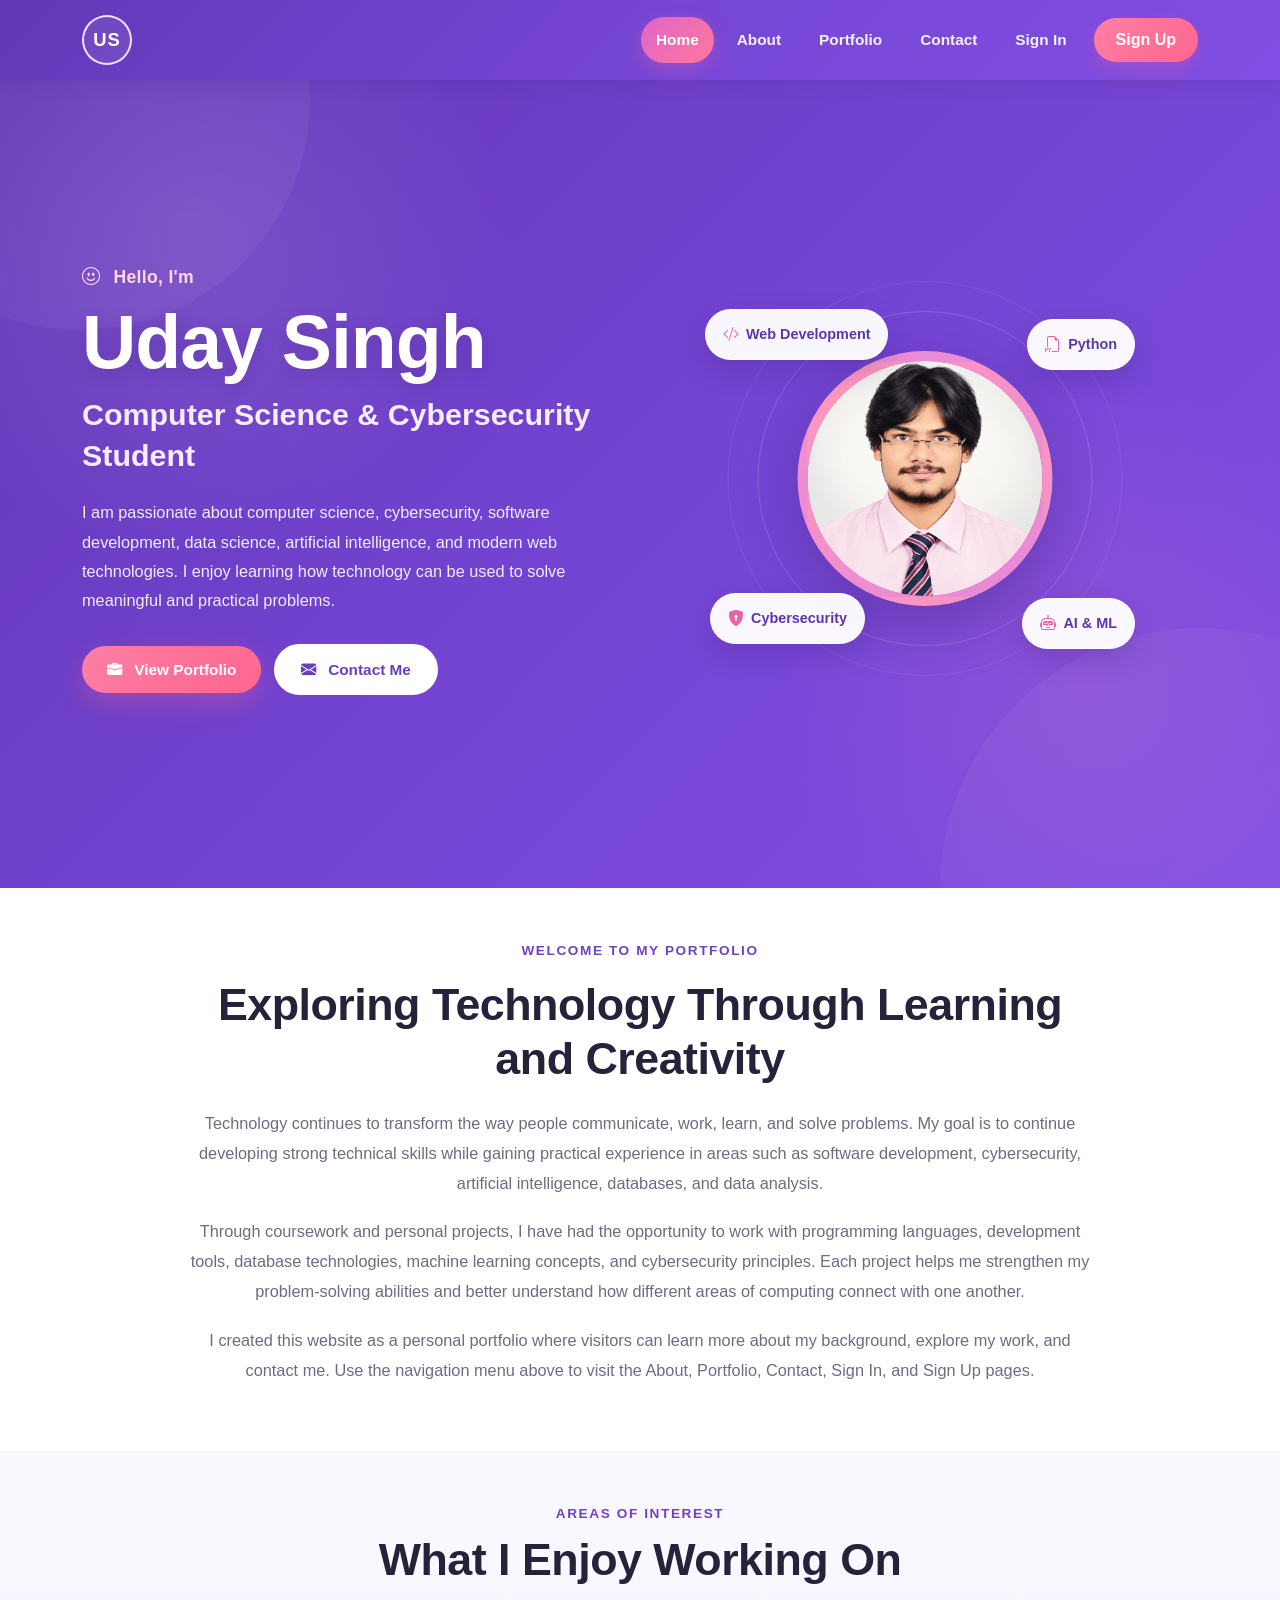
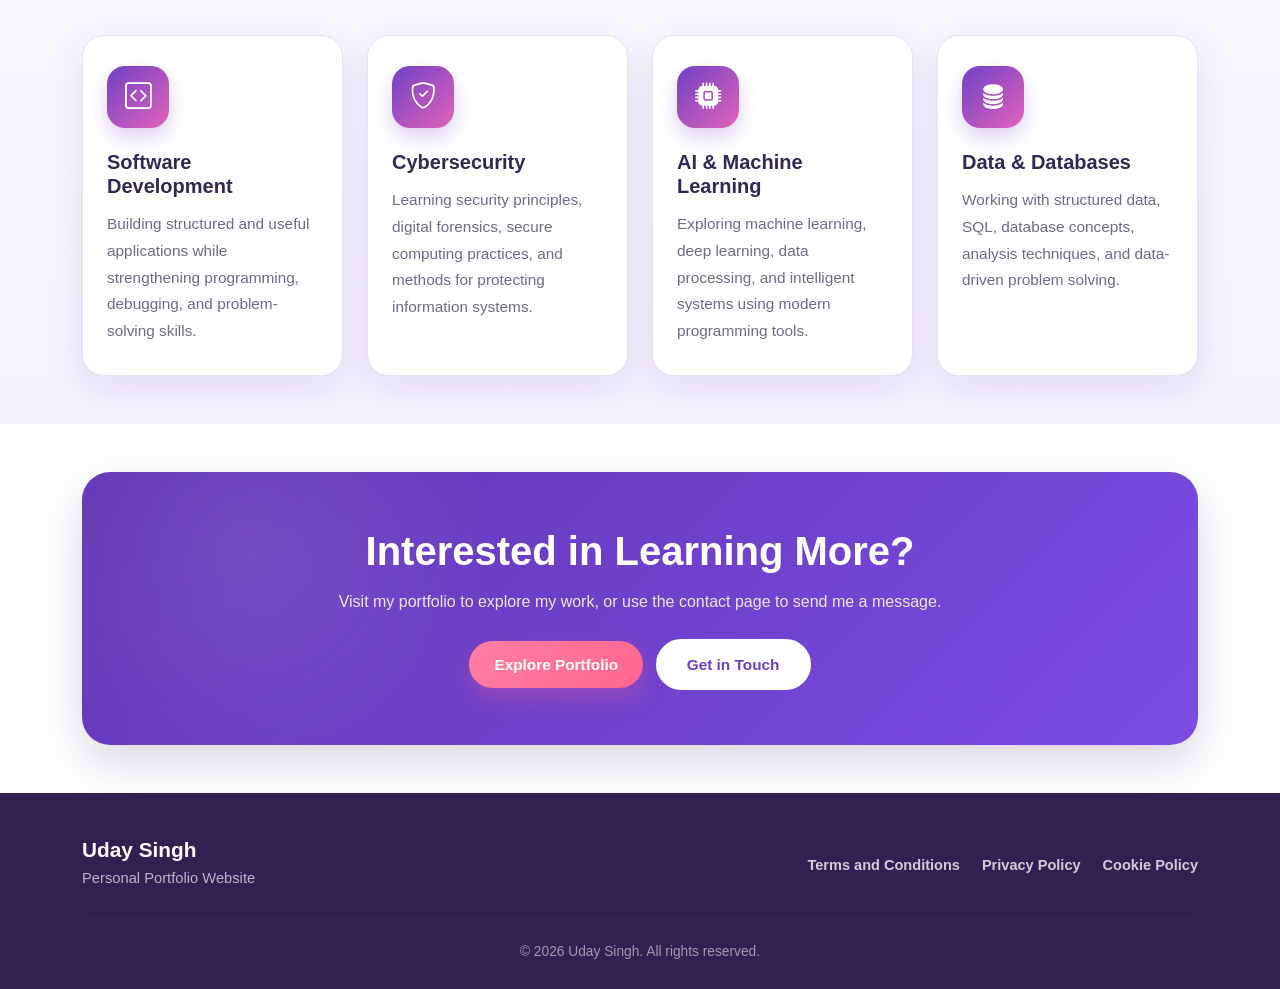
<file: index.html>
<!-- Name: Uday Singh -->
<!-- Course: Database Systems [CS3600]-->
<!-- Lab Assignment 2: Personal Website using HTML, Bootstrap and CSS-->
<!-- Date: September 28, 2026-->
<!-- Submitted to: Mr. Hasan Rahman-->


<!DOCTYPE html>
<html lang="en">

<head>
    <meta charset="UTF-8">

    <meta
        name="viewport"
        content="width=device-width, initial-scale=1.0"
    >

    <meta
        name="description"
        content="Personal portfolio website of Uday Singh, a Computer Science and Cybersecurity student interested in software development, cybersecurity, data science, artificial intelligence, and machine learning."
    >

    <meta
        name="author"
        content="Uday Singh"
    >

    <title>Uday Singh | Personal Portfolio</title>

    <!-- Bootstrap CSS -->
    <link
        href="https://cdn.jsdelivr.net/npm/bootstrap@5.3.3/dist/css/bootstrap.min.css"
        rel="stylesheet"
    >

    <!-- Bootstrap Icons -->
    <link
        rel="stylesheet"
        href="https://cdn.jsdelivr.net/npm/bootstrap-icons@1.11.3/font/bootstrap-icons.min.css"
    >

    <!-- Custom CSS -->
    <link
        rel="stylesheet"
        href="css/style.css"
    >
</head>


<body>

    <!-- =========================================================
         HEADER AND NAVIGATION
    ========================================================== -->
    <header>

        <nav class="navbar navbar-expand-lg navbar-dark custom-navbar">
            <div class="container">

                <!-- Portfolio Logo -->
                <a
                    class="navbar-brand fw-bold"
                    href="index.html"
                    aria-label="Uday Singh Home"
                >
                    US
                </a>

                <!-- Mobile Navigation Button -->
                <button
                    class="navbar-toggler"
                    type="button"
                    data-bs-toggle="collapse"
                    data-bs-target="#mainNavbar"
                    aria-controls="mainNavbar"
                    aria-expanded="false"
                    aria-label="Toggle navigation"
                >
                    <span class="navbar-toggler-icon"></span>
                </button>


                <!-- Navigation Links -->
                <div
                    class="collapse navbar-collapse"
                    id="mainNavbar"
                >

                    <ul class="navbar-nav ms-auto align-items-lg-center">

                        <li class="nav-item">
                            <a
                                class="nav-link active"
                                aria-current="page"
                                href="index.html"
                            >
                                Home
                            </a>
                        </li>

                        <li class="nav-item">
                            <a
                                class="nav-link"
                                href="about.html"
                            >
                                About
                            </a>
                        </li>

                        <li class="nav-item">
                            <a
                                class="nav-link"
                                href="portfolio.html"
                            >
                                Portfolio
                            </a>
                        </li>

                        <li class="nav-item">
                            <a
                                class="nav-link"
                                href="contact.html"
                            >
                                Contact
                            </a>
                        </li>

                        <li class="nav-item">
                            <a
                                class="nav-link"
                                href="signin.html"
                            >
                                Sign In
                            </a>
                        </li>

                        <li class="nav-item ms-lg-2">
                            <a
                                class="btn signup-btn"
                                href="signup.html"
                            >
                                Sign Up
                            </a>
                        </li>

                    </ul>

                </div>

            </div>
        </nav>

    </header>


    <!-- =========================================================
         MAIN CONTENT
    ========================================================== -->
    <main>

        <!-- =====================================================
             HERO SECTION
        ====================================================== -->
        <section class="hero-section">

            <div class="container">

                <div class="row align-items-center min-vh-75">

                    <!-- Hero Text -->
                    <div class="col-lg-6 text-center text-lg-start hero-text">

                        <p class="hero-greeting">
                            <i class="bi bi-emoji-smile me-2"></i>
                            Hello, I'm
                        </p>

                        <h1 class="hero-title">
                            Uday Singh
                        </h1>

                        <h2 class="hero-subtitle">
                            Computer Science &amp; Cybersecurity Student
                        </h2>

                        <p class="hero-description">
                            I am passionate about computer science, cybersecurity,
                            software development, data science, artificial intelligence,
                            and modern web technologies. I enjoy learning how technology
                            can be used to solve meaningful and practical problems.
                        </p>


                        <!-- Hero Buttons -->
                        <div class="hero-buttons">

                            <a
                                href="portfolio.html"
                                class="btn hero-primary-btn"
                            >
                                <i class="bi bi-briefcase-fill me-2"></i>
                                View Portfolio
                            </a>

                            <a
                                href="contact.html"
                                class="btn hero-secondary-btn"
                            >
                                <i class="bi bi-envelope-fill me-2"></i>
                                Contact Me
                            </a>

                        </div>

                    </div>


                    <!-- Hero Visual -->
                    <div class="col-lg-6 text-center hero-visual">

                        <div class="profile-wrapper">

                            <!-- Decorative Rings -->
                            <div class="profile-ring profile-ring-one"></div>

                            <div class="profile-ring profile-ring-two"></div>


                            <!-- Profile Picture -->
                            <div class="profile-circle">

                                <img
                                    src="images/profile.png"
                                    alt="Profile picture of Uday Singh"
                                    class="profile-image"
                                >

                            </div>


                            <!-- Floating Skills -->
                            <div class="skill-badge skill-one">
                                <i class="bi bi-code-slash"></i>
                                Web Development
                            </div>

                            <div class="skill-badge skill-two">
                                <i class="bi bi-filetype-py"></i>
                                Python
                            </div>

                            <div class="skill-badge skill-three">
                                <i class="bi bi-shield-lock-fill"></i>
                                Cybersecurity
                            </div>

                            <div class="skill-badge skill-four">
                                <i class="bi bi-robot"></i>
                                AI &amp; ML
                            </div>

                        </div>

                    </div>

                </div>

            </div>

        </section>


        <!-- =====================================================
             INTRODUCTION SECTION
        ====================================================== -->
        <section class="home-introduction py-5">

            <div class="container">

                <div class="row justify-content-center">

                    <div class="col-lg-10 text-center">

                        <span class="section-label">
                            Welcome to My Portfolio
                        </span>

                        <h2 class="section-title mt-2">
                            Exploring Technology Through Learning and Creativity
                        </h2>

                        <p class="section-description">
                            Technology continues to transform the way people communicate,
                            work, learn, and solve problems. My goal is to continue
                            developing strong technical skills while gaining practical
                            experience in areas such as software development,
                            cybersecurity, artificial intelligence, databases, and data
                            analysis.
                        </p>

                        <p class="section-description">
                            Through coursework and personal projects, I have had the
                            opportunity to work with programming languages, development
                            tools, database technologies, machine learning concepts, and
                            cybersecurity principles. Each project helps me strengthen my
                            problem-solving abilities and better understand how different
                            areas of computing connect with one another.
                        </p>

                        <p class="section-description">
                            I created this website as a personal portfolio where visitors
                            can learn more about my background, explore my work, and
                            contact me. Use the navigation menu above to visit the About,
                            Portfolio, Contact, Sign In, and Sign Up pages.
                        </p>

                    </div>

                </div>

            </div>

        </section>


        <!-- =====================================================
             INTEREST AREAS
        ====================================================== -->
        <section class="interest-section py-5">

            <div class="container">

                <div class="text-center mb-5">

                    <span class="section-label">
                        Areas of Interest
                    </span>

                    <h2 class="section-title">
                        What I Enjoy Working On
                    </h2>

                </div>


                <div class="row g-4">

                    <!-- Software Development -->
                    <div class="col-md-6 col-lg-3">

                        <article class="interest-card h-100">

                            <div class="interest-icon">
                                <i class="bi bi-code-square"></i>
                            </div>

                            <h3>
                                Software Development
                            </h3>

                            <p>
                                Building structured and useful applications while
                                strengthening programming, debugging, and
                                problem-solving skills.
                            </p>

                        </article>

                    </div>


                    <!-- Cybersecurity -->
                    <div class="col-md-6 col-lg-3">

                        <article class="interest-card h-100">

                            <div class="interest-icon">
                                <i class="bi bi-shield-check"></i>
                            </div>

                            <h3>
                                Cybersecurity
                            </h3>

                            <p>
                                Learning security principles, digital forensics,
                                secure computing practices, and methods for protecting
                                information systems.
                            </p>

                        </article>

                    </div>


                    <!-- AI and Machine Learning -->
                    <div class="col-md-6 col-lg-3">

                        <article class="interest-card h-100">

                            <div class="interest-icon">
                                <i class="bi bi-cpu-fill"></i>
                            </div>

                            <h3>
                                AI &amp; Machine Learning
                            </h3>

                            <p>
                                Exploring machine learning, deep learning, data
                                processing, and intelligent systems using modern
                                programming tools.
                            </p>

                        </article>

                    </div>


                    <!-- Data and Databases -->
                    <div class="col-md-6 col-lg-3">

                        <article class="interest-card h-100">

                            <div class="interest-icon">
                                <i class="bi bi-database-fill"></i>
                            </div>

                            <h3>
                                Data &amp; Databases
                            </h3>

                            <p>
                                Working with structured data, SQL, database concepts,
                                analysis techniques, and data-driven problem solving.
                            </p>

                        </article>

                    </div>

                </div>

            </div>

        </section>


        <!-- =====================================================
             CALL TO ACTION
        ====================================================== -->
        <section class="home-cta py-5">

            <div class="container">

                <div class="cta-box text-center">

                    <h2>
                        Interested in Learning More?
                    </h2>

                    <p>
                        Visit my portfolio to explore my work, or use the contact page
                        to send me a message.
                    </p>

                    <div class="mt-4">

                        <a
                            href="portfolio.html"
                            class="btn hero-primary-btn"
                        >
                            Explore Portfolio
                        </a>

                        <a
                            href="contact.html"
                            class="btn hero-secondary-btn ms-sm-2"
                        >
                            Get in Touch
                        </a>

                    </div>

                </div>

            </div>

        </section>

    </main>


    <!-- =========================================================
         FOOTER
    ========================================================== -->
    <footer class="site-footer">

        <div class="container">

            <div class="row align-items-center gy-3">

                <div class="col-lg-5 text-center text-lg-start">

                    <h3 class="footer-name">
                        Uday Singh
                    </h3>

                    <p class="footer-description mb-0">
                        Personal Portfolio Website
                    </p>

                </div>


                <div class="col-lg-7">

                    <nav
                        class="footer-navigation"
                        aria-label="Footer navigation"
                    >

                        <ul class="footer-menu">

                            <li>
                                <a href="terms.html">
                                    Terms and Conditions
                                </a>
                            </li>

                            <li>
                                <a href="privacy.html">
                                    Privacy Policy
                                </a>
                            </li>

                            <li>
                                <a href="cookies.html">
                                    Cookie Policy
                                </a>
                            </li>

                        </ul>

                    </nav>

                </div>

            </div>


            <hr class="footer-divider">


            <div class="text-center">

                <p class="copyright mb-0">
                    &copy; 2026 Uday Singh. All rights reserved.
                </p>

            </div>

        </div>

    </footer>


    <!-- =========================================================
         BOOTSTRAP JAVASCRIPT
    ========================================================== -->
    <script
        src="https://cdn.jsdelivr.net/npm/bootstrap@5.3.3/dist/js/bootstrap.bundle.min.js"
    ></script>

</body>

</html>
</file>
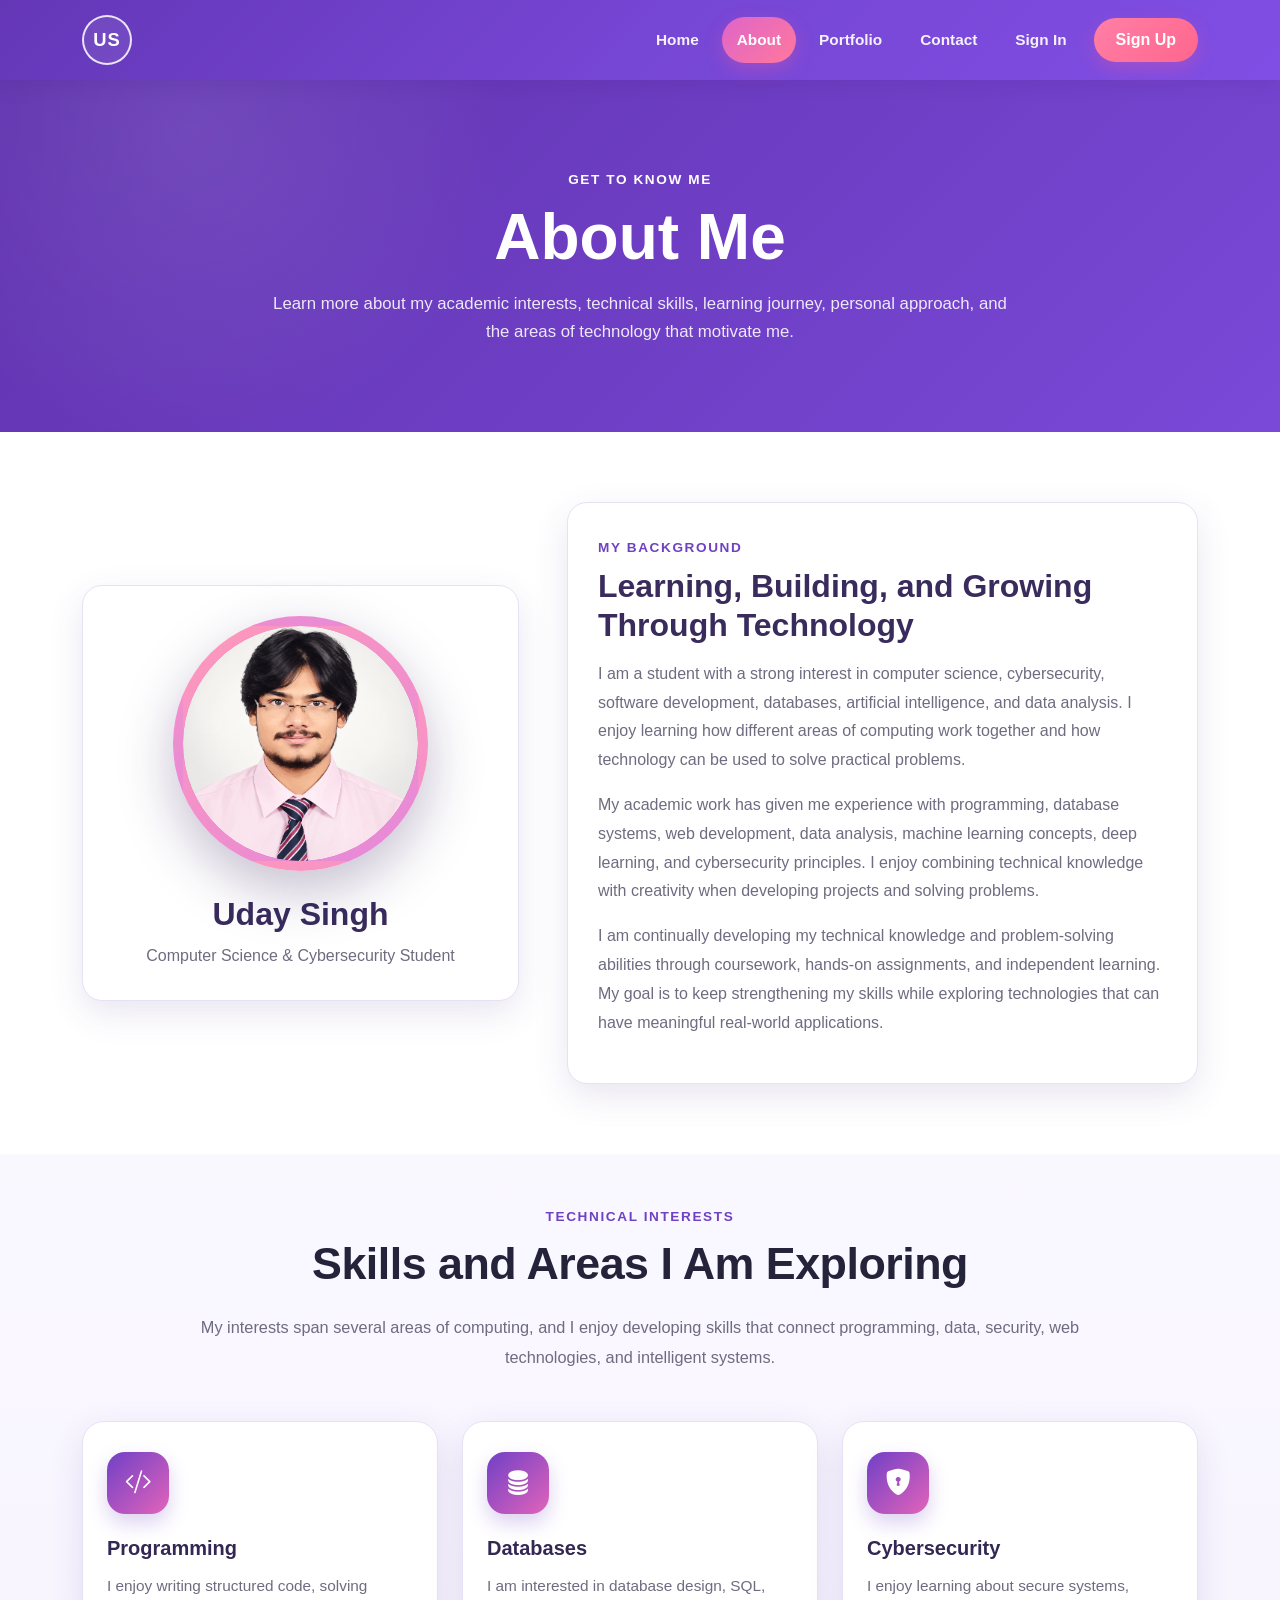
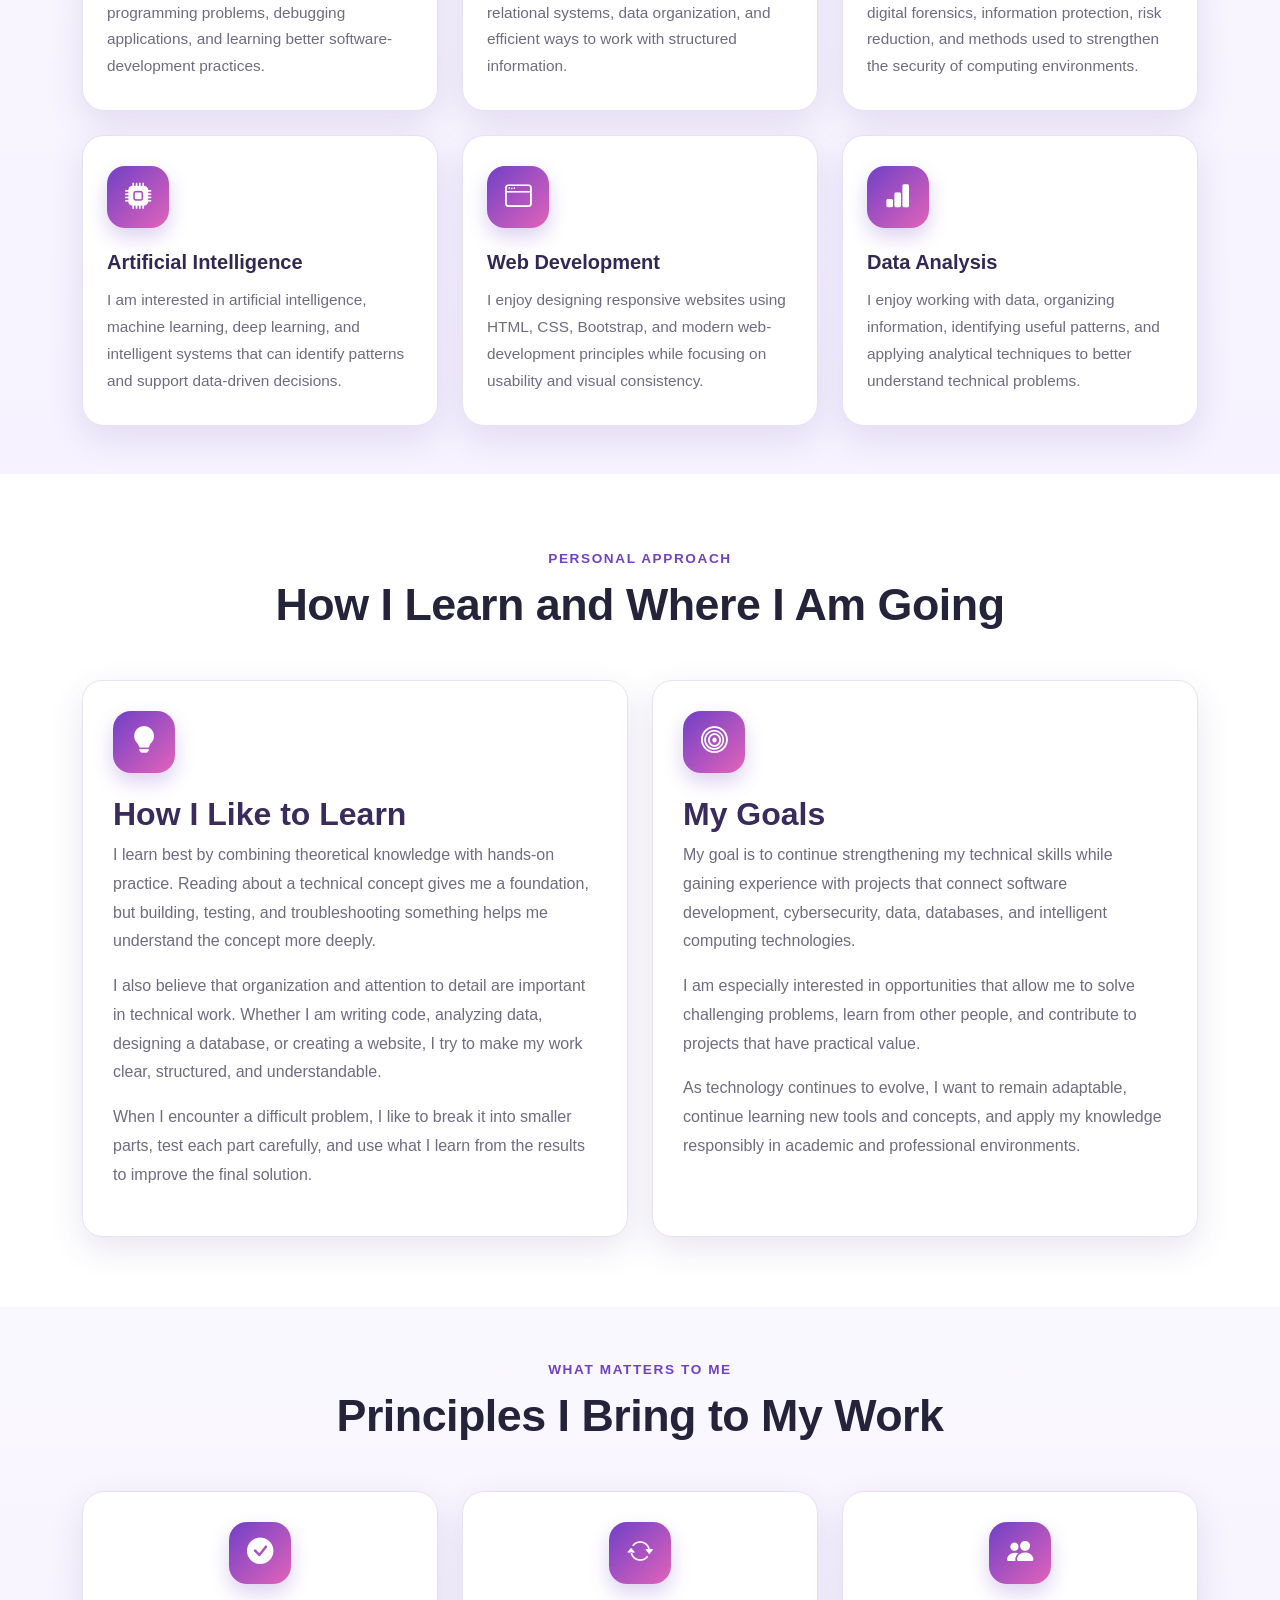
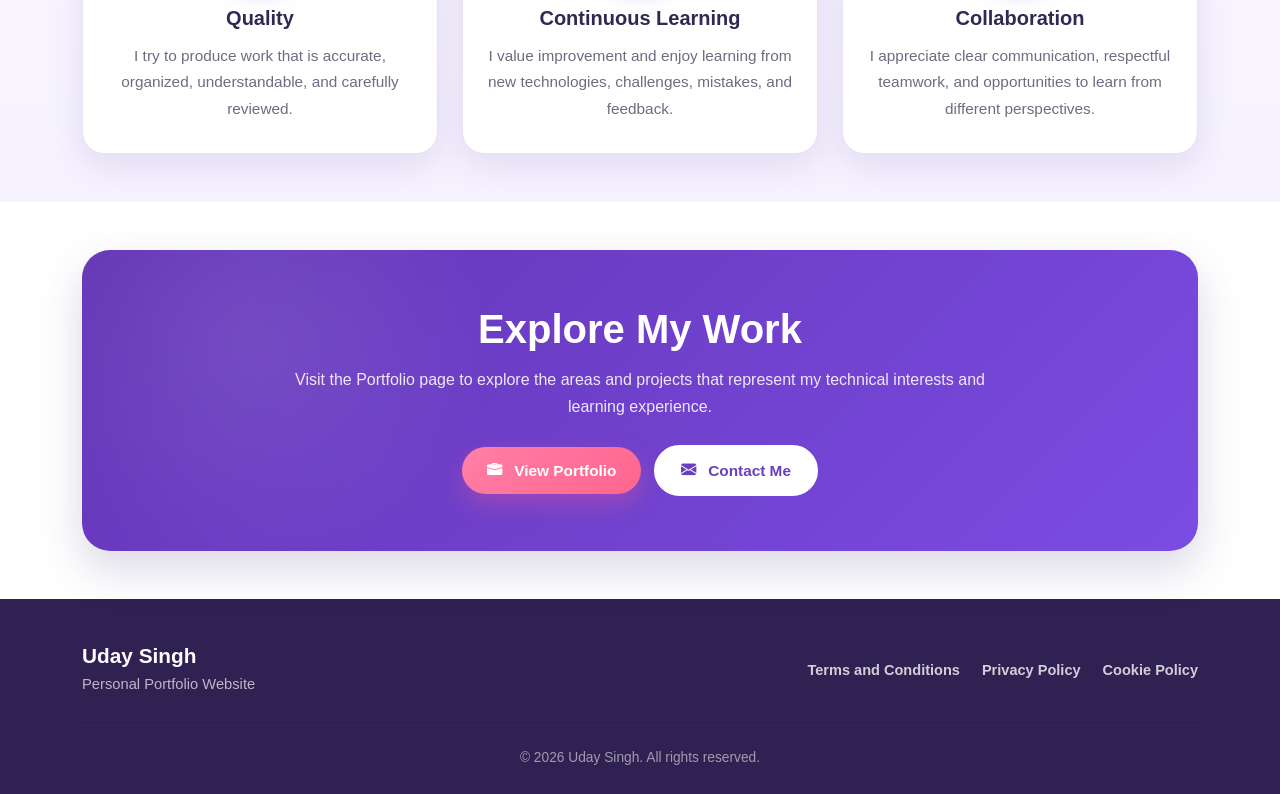
<file: about.html>
<!-- Name: Uday Singh -->
<!-- Course: Database Systems [CS3600]-->
<!-- Lab Assignment 2: Personal Website using HTML, Bootstrap and CSS-->
<!-- Date: September 28, 2026-->
<!-- Submitted to: Mr. Hasan Rahman-->

<!DOCTYPE html>
<html lang="en">

<head>
    <meta charset="UTF-8">

    <meta
        name="viewport"
        content="width=device-width, initial-scale=1.0"
    >

    <meta
        name="description"
        content="Learn more about Uday Singh, a Computer Science and Cybersecurity student interested in software development, databases, cybersecurity, artificial intelligence, machine learning, and data analysis."
    >

    <meta
        name="author"
        content="Uday Singh"
    >

    <title>About | Uday Singh</title>

    <!-- Bootstrap CSS -->
    <link
        href="https://cdn.jsdelivr.net/npm/bootstrap@5.3.3/dist/css/bootstrap.min.css"
        rel="stylesheet"
    >

    <!-- Bootstrap Icons -->
    <link
        rel="stylesheet"
        href="https://cdn.jsdelivr.net/npm/bootstrap-icons@1.11.3/font/bootstrap-icons.min.css"
    >

    <!-- Custom CSS -->
    <link
        rel="stylesheet"
        href="css/style.css"
    >
</head>


<body>

    <!-- =========================================================
         HEADER AND NAVIGATION
    ========================================================== -->
    <header>

        <nav class="navbar navbar-expand-lg navbar-dark custom-navbar">
            <div class="container">

                <!-- Portfolio Logo -->
                <a
                    class="navbar-brand fw-bold"
                    href="index.html"
                    aria-label="Uday Singh Home"
                >
                    US
                </a>

                <!-- Mobile Navigation Button -->
                <button
                    class="navbar-toggler"
                    type="button"
                    data-bs-toggle="collapse"
                    data-bs-target="#mainNavbar"
                    aria-controls="mainNavbar"
                    aria-expanded="false"
                    aria-label="Toggle navigation"
                >
                    <span class="navbar-toggler-icon"></span>
                </button>


                <!-- Navigation Links -->
                <div
                    class="collapse navbar-collapse"
                    id="mainNavbar"
                >

                    <ul class="navbar-nav ms-auto align-items-lg-center">

                        <li class="nav-item">
                            <a
                                class="nav-link"
                                href="index.html"
                            >
                                Home
                            </a>
                        </li>

                        <li class="nav-item">
                            <a
                                class="nav-link active"
                                aria-current="page"
                                href="about.html"
                            >
                                About
                            </a>
                        </li>

                        <li class="nav-item">
                            <a
                                class="nav-link"
                                href="portfolio.html"
                            >
                                Portfolio
                            </a>
                        </li>

                        <li class="nav-item">
                            <a
                                class="nav-link"
                                href="contact.html"
                            >
                                Contact
                            </a>
                        </li>

                        <li class="nav-item">
                            <a
                                class="nav-link"
                                href="signin.html"
                            >
                                Sign In
                            </a>
                        </li>

                        <li class="nav-item ms-lg-2">
                            <a
                                class="btn signup-btn"
                                href="signup.html"
                            >
                                Sign Up
                            </a>
                        </li>

                    </ul>

                </div>

            </div>
        </nav>

    </header>


    <!-- =========================================================
         MAIN CONTENT
    ========================================================== -->
    <main>

        <!-- =====================================================
             ABOUT PAGE HERO
        ====================================================== -->
        <section class="page-hero">

            <div class="container">

                <span class="section-label text-white">
                    Get to Know Me
                </span>

                <h1>
                    About Me
                </h1>

                <p>
                    Learn more about my academic interests, technical skills,
                    learning journey, personal approach, and the areas of technology
                    that motivate me.
                </p>

            </div>

        </section>


        <!-- =====================================================
             ABOUT INTRODUCTION
        ====================================================== -->
        <section class="content-section">

            <div class="container">

                <div class="row align-items-center g-5">

                    <!-- Profile Graphic -->
                    <div class="col-lg-5">

                        <div class="content-card text-center">

                            <div
                                class="profile-circle position-relative mx-auto"
                                style="top: auto; left: auto; transform: none;"
                            >

                                <img
                                    src="images/profile.png"
                                    alt="Profile picture of Uday Singh"
                                    class="profile-image"
                                >

                            </div>

                            <h2 class="mt-4">
                                Uday Singh
                            </h2>

                            <p class="mb-0">
                                Computer Science &amp; Cybersecurity Student
                            </p>

                        </div>

                    </div>


                    <!-- Background -->
                    <div class="col-lg-7">

                        <div class="content-card">

                            <span class="section-label">
                                My Background
                            </span>

                            <h2 class="mb-3">
                                Learning, Building, and Growing Through Technology
                            </h2>

                            <p>
                                I am a student with a strong interest in computer science,
                                cybersecurity, software development, databases, artificial
                                intelligence, and data analysis. I enjoy learning how
                                different areas of computing work together and how
                                technology can be used to solve practical problems.
                            </p>

                            <p>
                                My academic work has given me experience with programming,
                                database systems, web development, data analysis, machine
                                learning concepts, deep learning, and cybersecurity
                                principles. I enjoy combining technical knowledge with
                                creativity when developing projects and solving problems.
                            </p>

                            <p>
                                I am continually developing my technical knowledge and
                                problem-solving abilities through coursework, hands-on
                                assignments, and independent learning. My goal is to keep
                                strengthening my skills while exploring technologies that
                                can have meaningful real-world applications.
                            </p>

                        </div>

                    </div>

                </div>

            </div>

        </section>


        <!-- =====================================================
             TECHNICAL INTERESTS
        ====================================================== -->
        <section class="interest-section py-5">

            <div class="container">

                <div class="text-center mb-5">

                    <span class="section-label">
                        Technical Interests
                    </span>

                    <h2 class="section-title">
                        Skills and Areas I Am Exploring
                    </h2>

                    <p class="section-description">
                        My interests span several areas of computing, and I enjoy
                        developing skills that connect programming, data, security,
                        web technologies, and intelligent systems.
                    </p>

                </div>


                <div class="row g-4">

                    <!-- Programming -->
                    <div class="col-md-6 col-lg-4">

                        <article class="interest-card h-100">

                            <div class="interest-icon">
                                <i class="bi bi-code-slash"></i>
                            </div>

                            <h3>
                                Programming
                            </h3>

                            <p>
                                I enjoy writing structured code, solving programming
                                problems, debugging applications, and learning better
                                software-development practices.
                            </p>

                        </article>

                    </div>


                    <!-- Databases -->
                    <div class="col-md-6 col-lg-4">

                        <article class="interest-card h-100">

                            <div class="interest-icon">
                                <i class="bi bi-database-fill"></i>
                            </div>

                            <h3>
                                Databases
                            </h3>

                            <p>
                                I am interested in database design, SQL, relational
                                systems, data organization, and efficient ways to work
                                with structured information.
                            </p>

                        </article>

                    </div>


                    <!-- Cybersecurity -->
                    <div class="col-md-6 col-lg-4">

                        <article class="interest-card h-100">

                            <div class="interest-icon">
                                <i class="bi bi-shield-lock-fill"></i>
                            </div>

                            <h3>
                                Cybersecurity
                            </h3>

                            <p>
                                I enjoy learning about secure systems, digital forensics,
                                information protection, risk reduction, and methods used
                                to strengthen the security of computing environments.
                            </p>

                        </article>

                    </div>


                    <!-- Artificial Intelligence -->
                    <div class="col-md-6 col-lg-4">

                        <article class="interest-card h-100">

                            <div class="interest-icon">
                                <i class="bi bi-cpu-fill"></i>
                            </div>

                            <h3>
                                Artificial Intelligence
                            </h3>

                            <p>
                                I am interested in artificial intelligence, machine
                                learning, deep learning, and intelligent systems that can
                                identify patterns and support data-driven decisions.
                            </p>

                        </article>

                    </div>


                    <!-- Web Development -->
                    <div class="col-md-6 col-lg-4">

                        <article class="interest-card h-100">

                            <div class="interest-icon">
                                <i class="bi bi-window"></i>
                            </div>

                            <h3>
                                Web Development
                            </h3>

                            <p>
                                I enjoy designing responsive websites using HTML, CSS,
                                Bootstrap, and modern web-development principles while
                                focusing on usability and visual consistency.
                            </p>

                        </article>

                    </div>


                    <!-- Data Analysis -->
                    <div class="col-md-6 col-lg-4">

                        <article class="interest-card h-100">

                            <div class="interest-icon">
                                <i class="bi bi-bar-chart-fill"></i>
                            </div>

                            <h3>
                                Data Analysis
                            </h3>

                            <p>
                                I enjoy working with data, organizing information,
                                identifying useful patterns, and applying analytical
                                techniques to better understand technical problems.
                            </p>

                        </article>

                    </div>

                </div>

            </div>

        </section>


        <!-- =====================================================
             LEARNING APPROACH AND GOALS
        ====================================================== -->
        <section class="content-section">

            <div class="container">

                <div class="text-center mb-5">

                    <span class="section-label">
                        Personal Approach
                    </span>

                    <h2 class="section-title">
                        How I Learn and Where I Am Going
                    </h2>

                </div>


                <div class="row g-4">

                    <!-- Learning Style -->
                    <div class="col-lg-6">

                        <article class="content-card h-100">

                            <div class="interest-icon">
                                <i class="bi bi-lightbulb-fill"></i>
                            </div>

                            <h2>
                                How I Like to Learn
                            </h2>

                            <p>
                                I learn best by combining theoretical knowledge with
                                hands-on practice. Reading about a technical concept gives
                                me a foundation, but building, testing, and troubleshooting
                                something helps me understand the concept more deeply.
                            </p>

                            <p>
                                I also believe that organization and attention to detail
                                are important in technical work. Whether I am writing code,
                                analyzing data, designing a database, or creating a website,
                                I try to make my work clear, structured, and understandable.
                            </p>

                            <p>
                                When I encounter a difficult problem, I like to break it
                                into smaller parts, test each part carefully, and use what
                                I learn from the results to improve the final solution.
                            </p>

                        </article>

                    </div>


                    <!-- Goals -->
                    <div class="col-lg-6">

                        <article class="content-card h-100">

                            <div class="interest-icon">
                                <i class="bi bi-bullseye"></i>
                            </div>

                            <h2>
                                My Goals
                            </h2>

                            <p>
                                My goal is to continue strengthening my technical skills
                                while gaining experience with projects that connect
                                software development, cybersecurity, data, databases,
                                and intelligent computing technologies.
                            </p>

                            <p>
                                I am especially interested in opportunities that allow me
                                to solve challenging problems, learn from other people,
                                and contribute to projects that have practical value.
                            </p>

                            <p>
                                As technology continues to evolve, I want to remain
                                adaptable, continue learning new tools and concepts, and
                                apply my knowledge responsibly in academic and professional
                                environments.
                            </p>

                        </article>

                    </div>

                </div>

            </div>

        </section>


        <!-- =====================================================
             VALUES SECTION
        ====================================================== -->
        <section class="interest-section py-5">

            <div class="container">

                <div class="text-center mb-5">

                    <span class="section-label">
                        What Matters to Me
                    </span>

                    <h2 class="section-title">
                        Principles I Bring to My Work
                    </h2>

                </div>


                <div class="row g-4">

                    <div class="col-md-4">

                        <article class="interest-card h-100 text-center">

                            <div class="interest-icon mx-auto">
                                <i class="bi bi-check-circle-fill"></i>
                            </div>

                            <h3>
                                Quality
                            </h3>

                            <p>
                                I try to produce work that is accurate, organized,
                                understandable, and carefully reviewed.
                            </p>

                        </article>

                    </div>


                    <div class="col-md-4">

                        <article class="interest-card h-100 text-center">

                            <div class="interest-icon mx-auto">
                                <i class="bi bi-arrow-repeat"></i>
                            </div>

                            <h3>
                                Continuous Learning
                            </h3>

                            <p>
                                I value improvement and enjoy learning from new
                                technologies, challenges, mistakes, and feedback.
                            </p>

                        </article>

                    </div>


                    <div class="col-md-4">

                        <article class="interest-card h-100 text-center">

                            <div class="interest-icon mx-auto">
                                <i class="bi bi-people-fill"></i>
                            </div>

                            <h3>
                                Collaboration
                            </h3>

                            <p>
                                I appreciate clear communication, respectful teamwork,
                                and opportunities to learn from different perspectives.
                            </p>

                        </article>

                    </div>

                </div>

            </div>

        </section>


        <!-- =====================================================
             CALL TO ACTION
        ====================================================== -->
        <section class="home-cta py-5">

            <div class="container">

                <div class="cta-box text-center">

                    <h2>
                        Explore My Work
                    </h2>

                    <p>
                        Visit the Portfolio page to explore the areas and projects
                        that represent my technical interests and learning experience.
                    </p>

                    <div class="mt-4">

                        <a
                            href="portfolio.html"
                            class="btn hero-primary-btn"
                        >
                            <i class="bi bi-briefcase-fill me-2"></i>
                            View Portfolio
                        </a>

                        <a
                            href="contact.html"
                            class="btn hero-secondary-btn ms-sm-2"
                        >
                            <i class="bi bi-envelope-fill me-2"></i>
                            Contact Me
                        </a>

                    </div>

                </div>

            </div>

        </section>

    </main>


    <!-- =========================================================
         FOOTER
    ========================================================== -->
    <footer class="site-footer">

        <div class="container">

            <div class="row align-items-center gy-3">

                <div class="col-lg-5 text-center text-lg-start">

                    <h3 class="footer-name">
                        Uday Singh
                    </h3>

                    <p class="footer-description mb-0">
                        Personal Portfolio Website
                    </p>

                </div>


                <div class="col-lg-7">

                    <nav
                        class="footer-navigation"
                        aria-label="Footer navigation"
                    >

                        <ul class="footer-menu">

                            <li>
                                <a href="terms.html">
                                    Terms and Conditions
                                </a>
                            </li>

                            <li>
                                <a href="privacy.html">
                                    Privacy Policy
                                </a>
                            </li>

                            <li>
                                <a href="cookies.html">
                                    Cookie Policy
                                </a>
                            </li>

                        </ul>

                    </nav>

                </div>

            </div>


            <hr class="footer-divider">


            <div class="text-center">

                <p class="copyright mb-0">
                    &copy; 2026 Uday Singh. All rights reserved.
                </p>

            </div>

        </div>

    </footer>


    <!-- =========================================================
         BOOTSTRAP JAVASCRIPT
    ========================================================== -->
    <script
        src="https://cdn.jsdelivr.net/npm/bootstrap@5.3.3/dist/js/bootstrap.bundle.min.js"
    ></script>

</body>

</html>
</file>
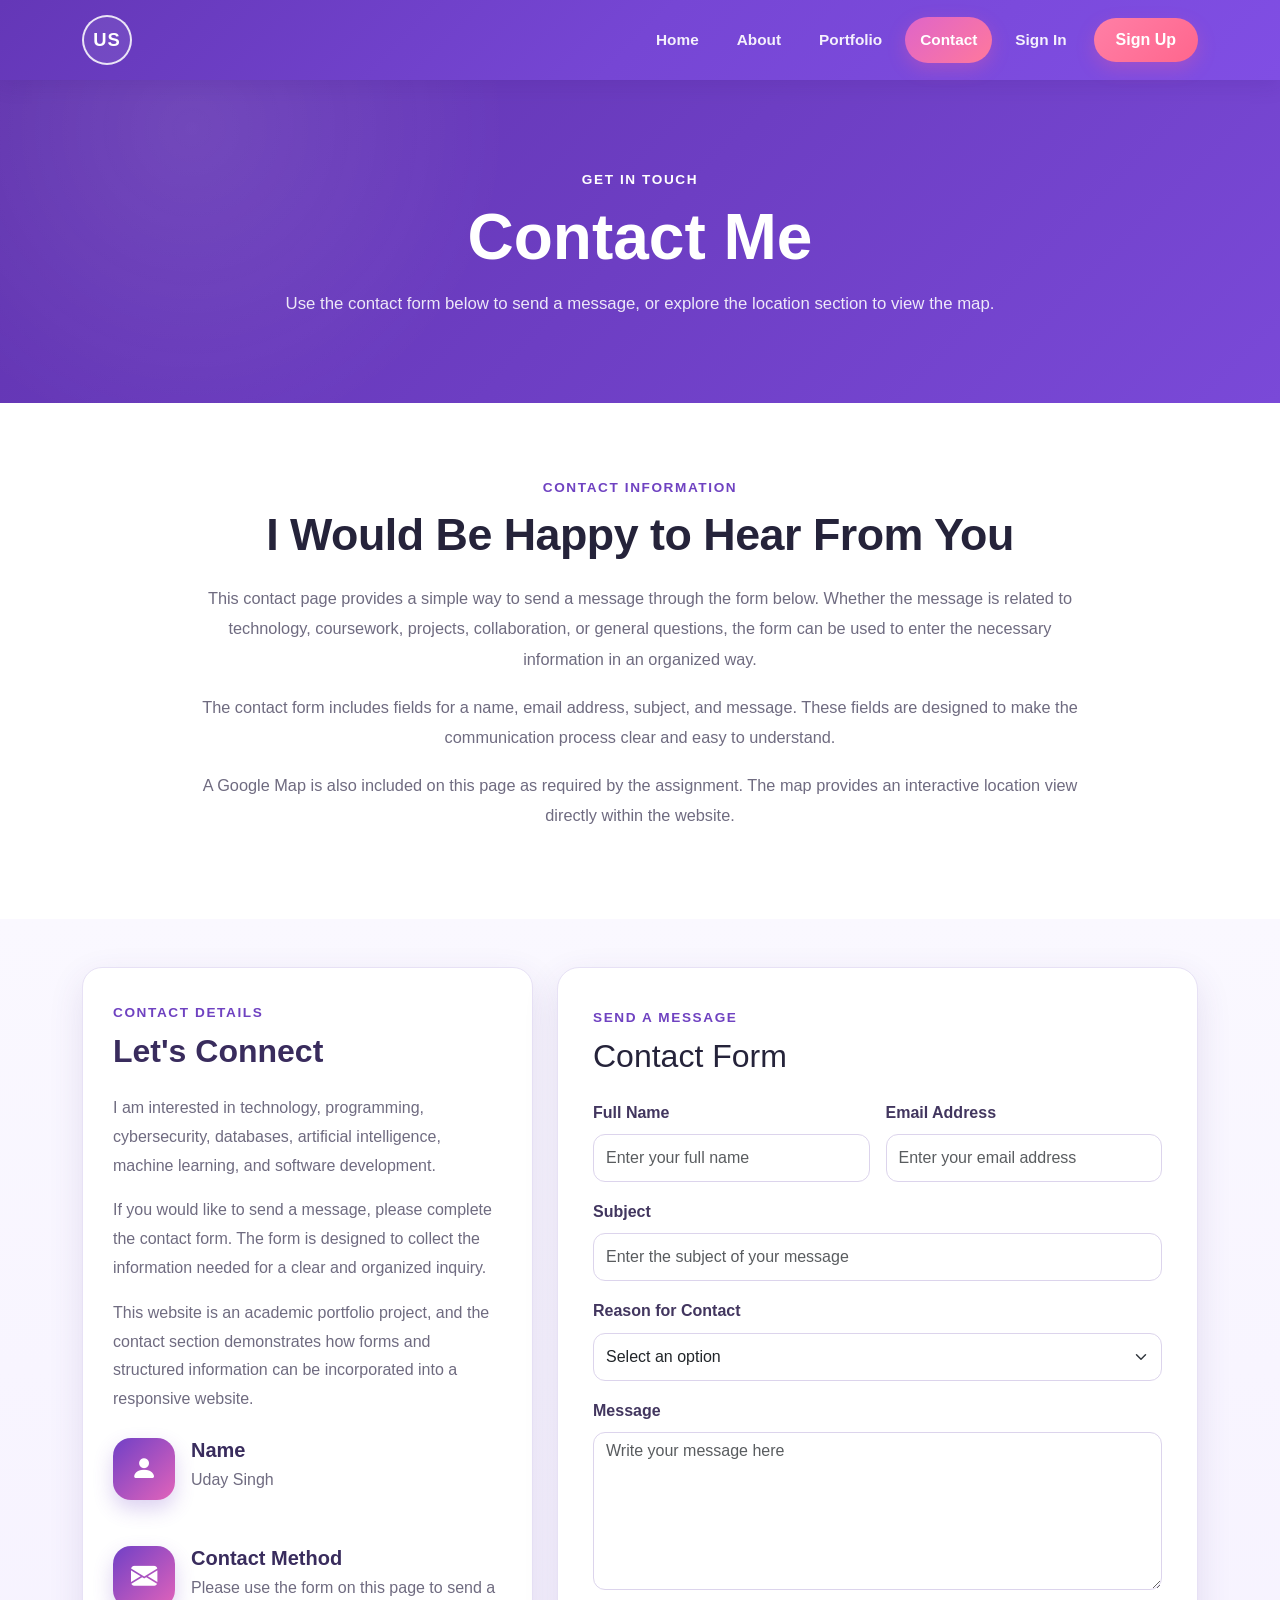
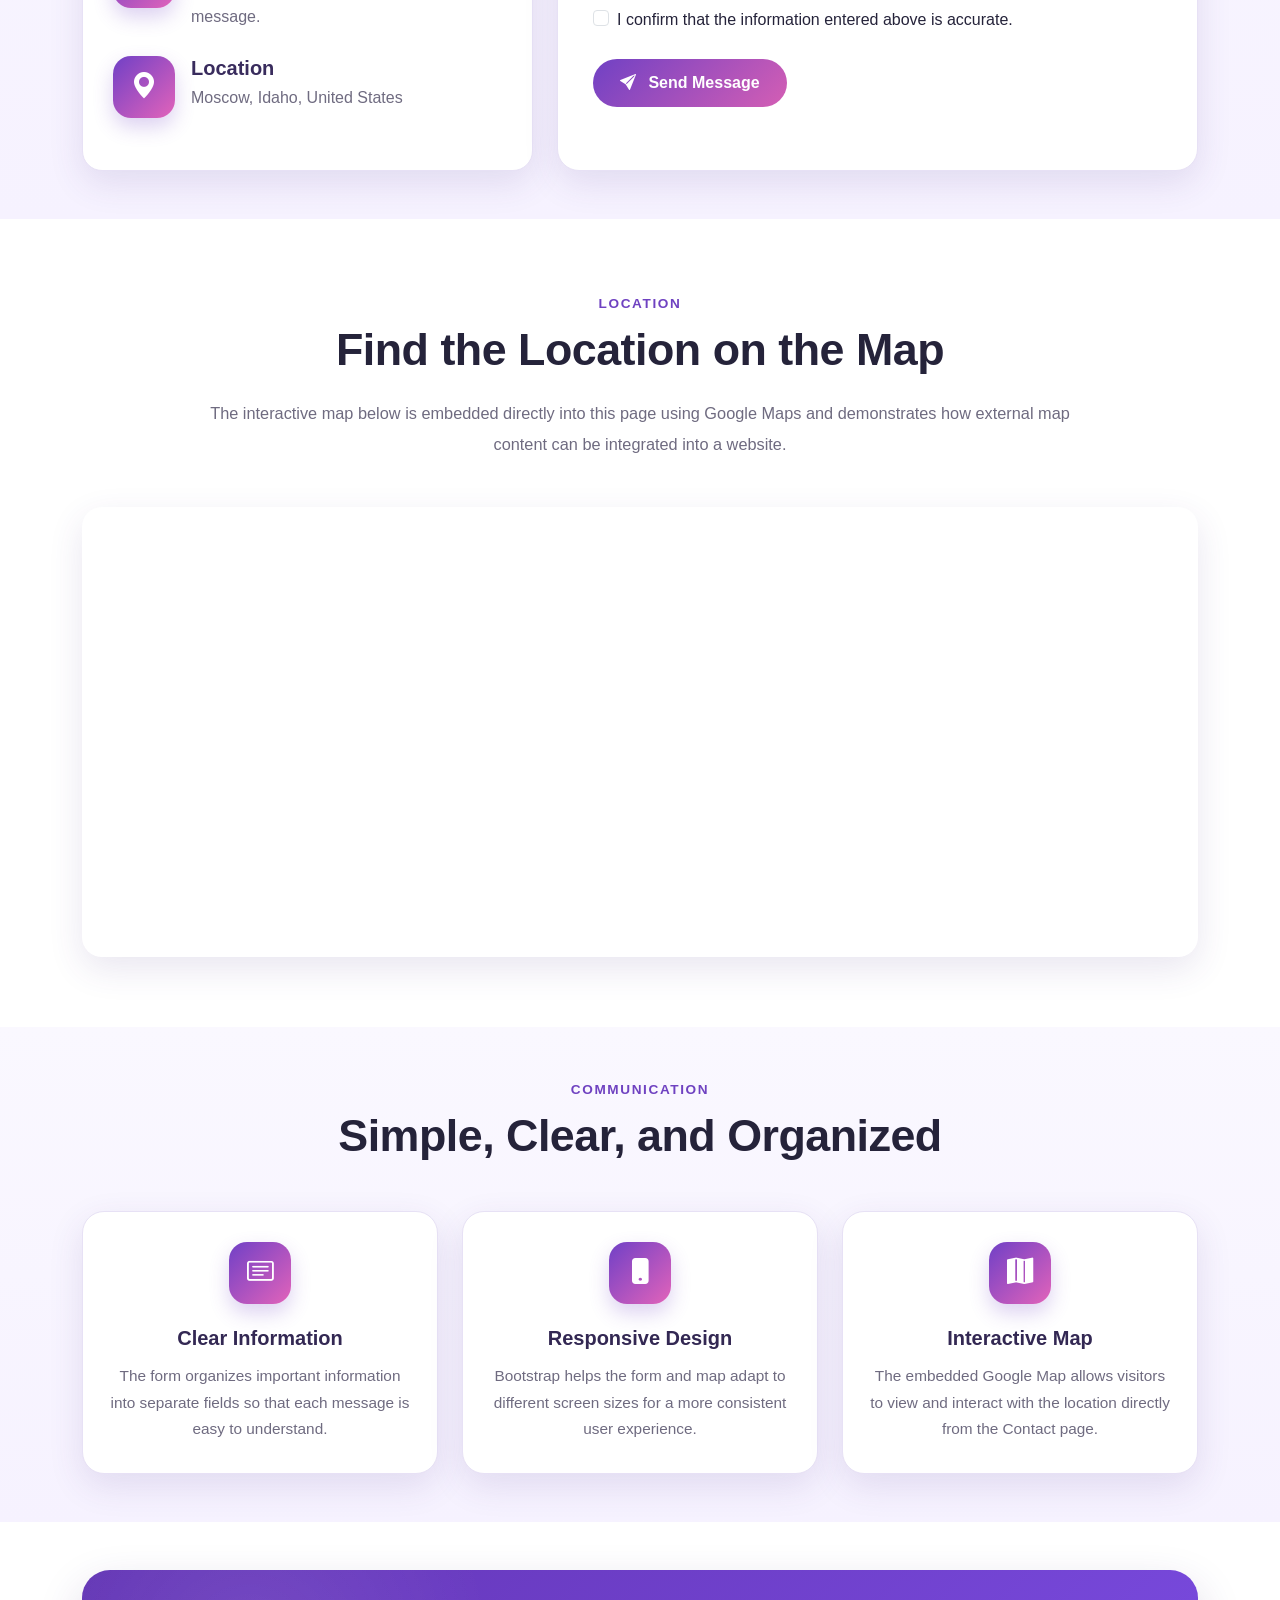
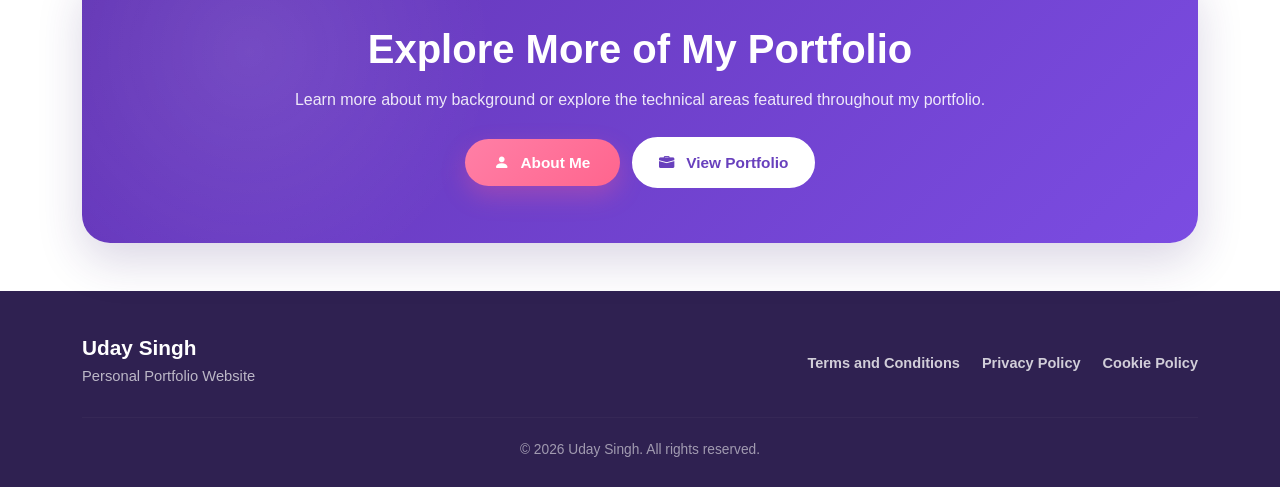
<file: contact.html>
<!-- Name: Uday Singh -->
<!-- Course: Database Systems [CS3600]-->
<!-- Lab Assignment 2: Personal Website using HTML, Bootstrap and CSS-->
<!-- Date: September 28, 2026-->
<!-- Submitted to: Mr. Hasan Rahman-->

<!DOCTYPE html>
<html lang="en">

<head>
    <meta charset="UTF-8">

    <meta
        name="viewport"
        content="width=device-width, initial-scale=1.0"
    >

    <meta
        name="description"
        content="Contact Uday Singh through the portfolio contact form and view the location map."
    >

    <meta
        name="author"
        content="Uday Singh"
    >

    <title>Contact | Uday Singh</title>

    <!-- Bootstrap CSS -->
    <link
        href="https://cdn.jsdelivr.net/npm/bootstrap@5.3.3/dist/css/bootstrap.min.css"
        rel="stylesheet"
    >

    <!-- Bootstrap Icons -->
    <link
        rel="stylesheet"
        href="https://cdn.jsdelivr.net/npm/bootstrap-icons@1.11.3/font/bootstrap-icons.min.css"
    >

    <!-- Custom CSS -->
    <link
        rel="stylesheet"
        href="css/style.css"
    >
</head>


<body>

    <!-- =========================================================
         HEADER AND NAVIGATION
    ========================================================== -->
    <header>

        <nav class="navbar navbar-expand-lg navbar-dark custom-navbar">
            <div class="container">

                <a
                    class="navbar-brand fw-bold"
                    href="index.html"
                    aria-label="Uday Singh Home"
                >
                    US
                </a>

                <button
                    class="navbar-toggler"
                    type="button"
                    data-bs-toggle="collapse"
                    data-bs-target="#mainNavbar"
                    aria-controls="mainNavbar"
                    aria-expanded="false"
                    aria-label="Toggle navigation"
                >
                    <span class="navbar-toggler-icon"></span>
                </button>


                <div
                    class="collapse navbar-collapse"
                    id="mainNavbar"
                >

                    <ul class="navbar-nav ms-auto align-items-lg-center">

                        <li class="nav-item">
                            <a
                                class="nav-link"
                                href="index.html"
                            >
                                Home
                            </a>
                        </li>

                        <li class="nav-item">
                            <a
                                class="nav-link"
                                href="about.html"
                            >
                                About
                            </a>
                        </li>

                        <li class="nav-item">
                            <a
                                class="nav-link"
                                href="portfolio.html"
                            >
                                Portfolio
                            </a>
                        </li>

                        <li class="nav-item">
                            <a
                                class="nav-link active"
                                aria-current="page"
                                href="contact.html"
                            >
                                Contact
                            </a>
                        </li>

                        <li class="nav-item">
                            <a
                                class="nav-link"
                                href="signin.html"
                            >
                                Sign In
                            </a>
                        </li>

                        <li class="nav-item ms-lg-2">
                            <a
                                class="btn signup-btn"
                                href="signup.html"
                            >
                                Sign Up
                            </a>
                        </li>

                    </ul>

                </div>

            </div>
        </nav>

    </header>


    <!-- =========================================================
         MAIN CONTENT
    ========================================================== -->
    <main>

        <!-- =====================================================
             CONTACT PAGE HERO
        ====================================================== -->
        <section class="page-hero">

            <div class="container">

                <span class="section-label text-white">
                    Get in Touch
                </span>

                <h1>
                    Contact Me
                </h1>

                <p>
                    Use the contact form below to send a message, or explore the
                    location section to view the map.
                </p>

            </div>

        </section>


        <!-- =====================================================
             CONTACT INTRODUCTION
        ====================================================== -->
        <section class="content-section">

            <div class="container">

                <div class="row justify-content-center">

                    <div class="col-lg-10 text-center">

                        <span class="section-label">
                            Contact Information
                        </span>

                        <h2 class="section-title">
                            I Would Be Happy to Hear From You
                        </h2>

                        <p class="section-description">
                            This contact page provides a simple way to send a message
                            through the form below. Whether the message is related to
                            technology, coursework, projects, collaboration, or general
                            questions, the form can be used to enter the necessary
                            information in an organized way.
                        </p>

                        <p class="section-description">
                            The contact form includes fields for a name, email address,
                            subject, and message. These fields are designed to make the
                            communication process clear and easy to understand.
                        </p>

                        <p class="section-description">
                            A Google Map is also included on this page as required by
                            the assignment. The map provides an interactive location
                            view directly within the website.
                        </p>

                    </div>

                </div>

            </div>

        </section>


        <!-- =====================================================
             CONTACT FORM AND CONTACT DETAILS
        ====================================================== -->
        <section class="interest-section py-5">

            <div class="container">

                <div class="row g-4 align-items-stretch">

                    <!-- Contact Information -->
                    <div class="col-lg-5">

                        <div class="content-card h-100">

                            <span class="section-label">
                                Contact Details
                            </span>

                            <h2 class="mb-4">
                                Let's Connect
                            </h2>

                            <p>
                                I am interested in technology, programming, cybersecurity,
                                databases, artificial intelligence, machine learning,
                                and software development.
                            </p>

                            <p>
                                If you would like to send a message, please complete the
                                contact form. The form is designed to collect the
                                information needed for a clear and organized inquiry.
                            </p>

                            <p>
                                This website is an academic portfolio project, and the
                                contact section demonstrates how forms and structured
                                information can be incorporated into a responsive website.
                            </p>


                            <div class="mt-4">

                                <div class="d-flex align-items-start mb-4">

                                    <div class="interest-icon me-3 flex-shrink-0">
                                        <i class="bi bi-person-fill"></i>
                                    </div>

                                    <div>

                                        <h3 class="h5 mb-1">
                                            Name
                                        </h3>

                                        <p class="mb-0">
                                            Uday Singh
                                        </p>

                                    </div>

                                </div>


                                <div class="d-flex align-items-start mb-4">

                                    <div class="interest-icon me-3 flex-shrink-0">
                                        <i class="bi bi-envelope-fill"></i>
                                    </div>

                                    <div>

                                        <h3 class="h5 mb-1">
                                            Contact Method
                                        </h3>

                                        <p class="mb-0">
                                            Please use the form on this page to send
                                            a message.
                                        </p>

                                    </div>

                                </div>


                                <div class="d-flex align-items-start">

                                    <div class="interest-icon me-3 flex-shrink-0">
                                        <i class="bi bi-geo-alt-fill"></i>
                                    </div>

                                    <div>

                                        <h3 class="h5 mb-1">
                                            Location
                                        </h3>

                                        <p class="mb-0">
                                            Moscow, Idaho, United States
                                        </p>

                                    </div>

                                </div>

                            </div>

                        </div>

                    </div>


                    <!-- Contact Form -->
                    <div class="col-lg-7">

                        <div class="form-card h-100">

                            <span class="section-label">
                                Send a Message
                            </span>

                            <h2 class="mb-4">
                                Contact Form
                            </h2>


                            <form
                                action="#"
                                method="post"
                            >

                                <div class="row g-3">

                                    <!-- Full Name -->
                                    <div class="col-md-6">

                                        <label
                                            for="fullName"
                                            class="form-label"
                                        >
                                            Full Name
                                        </label>

                                        <input
                                            type="text"
                                            class="form-control"
                                            id="fullName"
                                            name="fullName"
                                            placeholder="Enter your full name"
                                            required
                                        >

                                    </div>


                                    <!-- Email -->
                                    <div class="col-md-6">

                                        <label
                                            for="email"
                                            class="form-label"
                                        >
                                            Email Address
                                        </label>

                                        <input
                                            type="email"
                                            class="form-control"
                                            id="email"
                                            name="email"
                                            placeholder="Enter your email address"
                                            required
                                        >

                                    </div>


                                    <!-- Subject -->
                                    <div class="col-12">

                                        <label
                                            for="subject"
                                            class="form-label"
                                        >
                                            Subject
                                        </label>

                                        <input
                                            type="text"
                                            class="form-control"
                                            id="subject"
                                            name="subject"
                                            placeholder="Enter the subject of your message"
                                            required
                                        >

                                    </div>


                                    <!-- Reason for Contact -->
                                    <div class="col-12">

                                        <label
                                            for="reason"
                                            class="form-label"
                                        >
                                            Reason for Contact
                                        </label>

                                        <select
                                            class="form-select"
                                            id="reason"
                                            name="reason"
                                            required
                                        >

                                            <option
                                                value=""
                                                selected
                                                disabled
                                            >
                                                Select an option
                                            </option>

                                            <option value="general">
                                                General Question
                                            </option>

                                            <option value="project">
                                                Project Discussion
                                            </option>

                                            <option value="technology">
                                                Technology Discussion
                                            </option>

                                            <option value="collaboration">
                                                Collaboration
                                            </option>

                                            <option value="other">
                                                Other
                                            </option>

                                        </select>

                                    </div>


                                    <!-- Message -->
                                    <div class="col-12">

                                        <label
                                            for="message"
                                            class="form-label"
                                        >
                                            Message
                                        </label>

                                        <textarea
                                            class="form-control"
                                            id="message"
                                            name="message"
                                            rows="6"
                                            placeholder="Write your message here"
                                            required
                                        ></textarea>

                                    </div>


                                    <!-- Checkbox -->
                                    <div class="col-12">

                                        <div class="form-check">

                                            <input
                                                class="form-check-input"
                                                type="checkbox"
                                                id="confirmation"
                                                required
                                            >

                                            <label
                                                class="form-check-label"
                                                for="confirmation"
                                            >
                                                I confirm that the information entered
                                                above is accurate.
                                            </label>

                                        </div>

                                    </div>


                                    <!-- Submit Button -->
                                    <div class="col-12 mt-4">

                                        <button
                                            type="submit"
                                            class="btn form-submit-btn"
                                        >
                                            <i class="bi bi-send-fill me-2"></i>
                                            Send Message
                                        </button>

                                    </div>

                                </div>

                            </form>

                        </div>

                    </div>

                </div>

            </div>

        </section>


        <!-- =====================================================
             GOOGLE MAP SECTION
        ====================================================== -->
        <section class="content-section">

            <div class="container">

                <div class="text-center mb-5">

                    <span class="section-label">
                        Location
                    </span>

                    <h2 class="section-title">
                        Find the Location on the Map
                    </h2>

                    <p class="section-description">
                        The interactive map below is embedded directly into this page
                        using Google Maps and demonstrates how external map content can
                        be integrated into a website.
                    </p>

                </div>


                <div class="map-container">

                    <iframe
                        src="https://www.google.com/maps?q=Moscow%2C%20Idaho%2C%20USA&output=embed"
                        width="100%"
                        height="450"
                        style="border:0;"
                        allowfullscreen=""
                        loading="lazy"
                        referrerpolicy="no-referrer-when-downgrade"
                        title="Map showing Moscow, Idaho"
                    ></iframe>

                </div>

            </div>

        </section>


        <!-- =====================================================
             CONTACT PAGE INFORMATION
        ====================================================== -->
        <section class="interest-section py-5">

            <div class="container">

                <div class="text-center mb-5">

                    <span class="section-label">
                        Communication
                    </span>

                    <h2 class="section-title">
                        Simple, Clear, and Organized
                    </h2>

                </div>


                <div class="row g-4">

                    <!-- Clear Information -->
                    <div class="col-md-4">

                        <article class="interest-card h-100 text-center">

                            <div class="interest-icon mx-auto">
                                <i class="bi bi-card-text"></i>
                            </div>

                            <h3>
                                Clear Information
                            </h3>

                            <p>
                                The form organizes important information into separate
                                fields so that each message is easy to understand.
                            </p>

                        </article>

                    </div>


                    <!-- Responsive Layout -->
                    <div class="col-md-4">

                        <article class="interest-card h-100 text-center">

                            <div class="interest-icon mx-auto">
                                <i class="bi bi-phone-fill"></i>
                            </div>

                            <h3>
                                Responsive Design
                            </h3>

                            <p>
                                Bootstrap helps the form and map adapt to different
                                screen sizes for a more consistent user experience.
                            </p>

                        </article>

                    </div>


                    <!-- Interactive Map -->
                    <div class="col-md-4">

                        <article class="interest-card h-100 text-center">

                            <div class="interest-icon mx-auto">
                                <i class="bi bi-map-fill"></i>
                            </div>

                            <h3>
                                Interactive Map
                            </h3>

                            <p>
                                The embedded Google Map allows visitors to view and
                                interact with the location directly from the Contact page.
                            </p>

                        </article>

                    </div>

                </div>

            </div>

        </section>


        <!-- =====================================================
             CALL TO ACTION
        ====================================================== -->
        <section class="home-cta py-5">

            <div class="container">

                <div class="cta-box text-center">

                    <h2>
                        Explore More of My Portfolio
                    </h2>

                    <p>
                        Learn more about my background or explore the technical areas
                        featured throughout my portfolio.
                    </p>

                    <div class="mt-4">

                        <a
                            href="about.html"
                            class="btn hero-primary-btn"
                        >
                            <i class="bi bi-person-fill me-2"></i>
                            About Me
                        </a>

                        <a
                            href="portfolio.html"
                            class="btn hero-secondary-btn ms-sm-2"
                        >
                            <i class="bi bi-briefcase-fill me-2"></i>
                            View Portfolio
                        </a>

                    </div>

                </div>

            </div>

        </section>

    </main>


    <!-- =========================================================
         FOOTER
    ========================================================== -->
    <footer class="site-footer">

        <div class="container">

            <div class="row align-items-center gy-3">

                <div class="col-lg-5 text-center text-lg-start">

                    <h3 class="footer-name">
                        Uday Singh
                    </h3>

                    <p class="footer-description mb-0">
                        Personal Portfolio Website
                    </p>

                </div>


                <div class="col-lg-7">

                    <nav
                        class="footer-navigation"
                        aria-label="Footer navigation"
                    >

                        <ul class="footer-menu">

                            <li>
                                <a href="terms.html">
                                    Terms and Conditions
                                </a>
                            </li>

                            <li>
                                <a href="privacy.html">
                                    Privacy Policy
                                </a>
                            </li>

                            <li>
                                <a href="cookies.html">
                                    Cookie Policy
                                </a>
                            </li>

                        </ul>

                    </nav>

                </div>

            </div>


            <hr class="footer-divider">


            <div class="text-center">

                <p class="copyright mb-0">
                    &copy; 2026 Uday Singh. All rights reserved.
                </p>

            </div>

        </div>

    </footer>


    <!-- =========================================================
         BOOTSTRAP JAVASCRIPT
    ========================================================== -->
    <script
        src="https://cdn.jsdelivr.net/npm/bootstrap@5.3.3/dist/js/bootstrap.bundle.min.js"
    ></script>

</body>

</html>
</file>
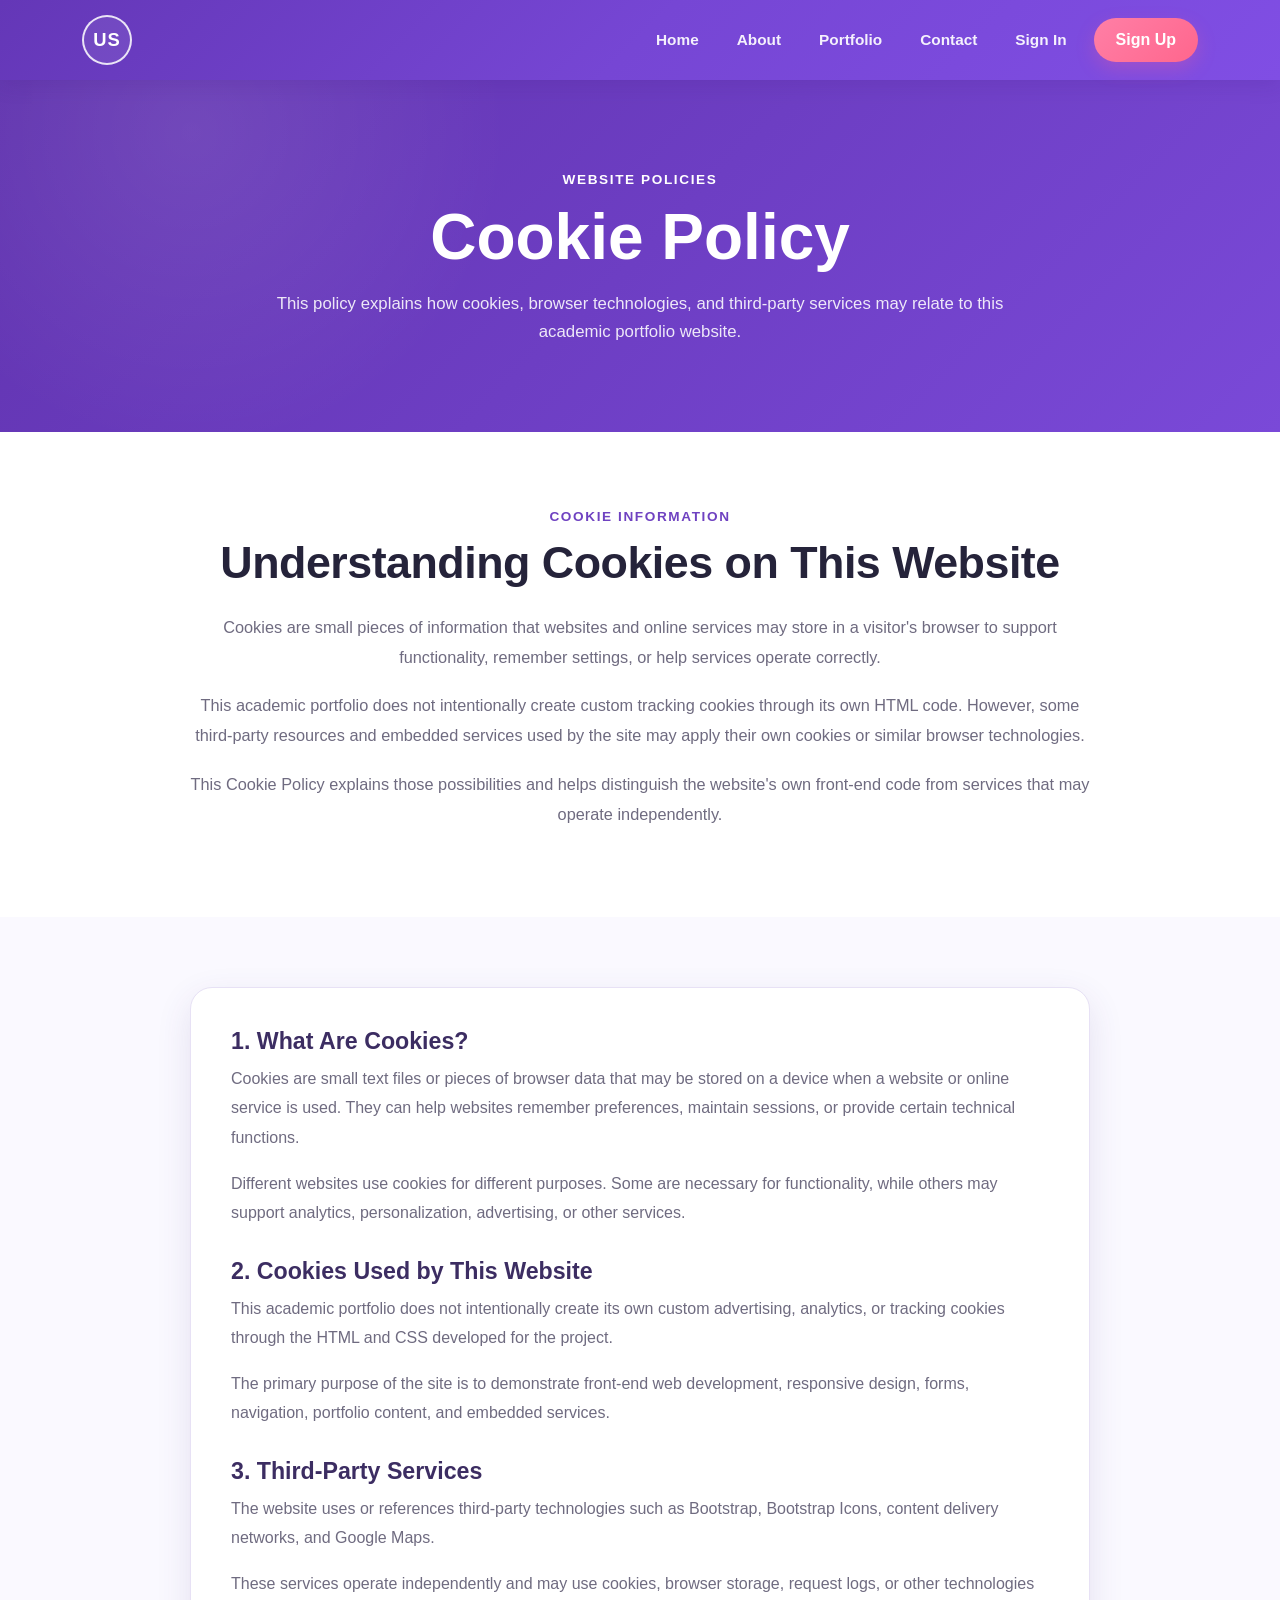
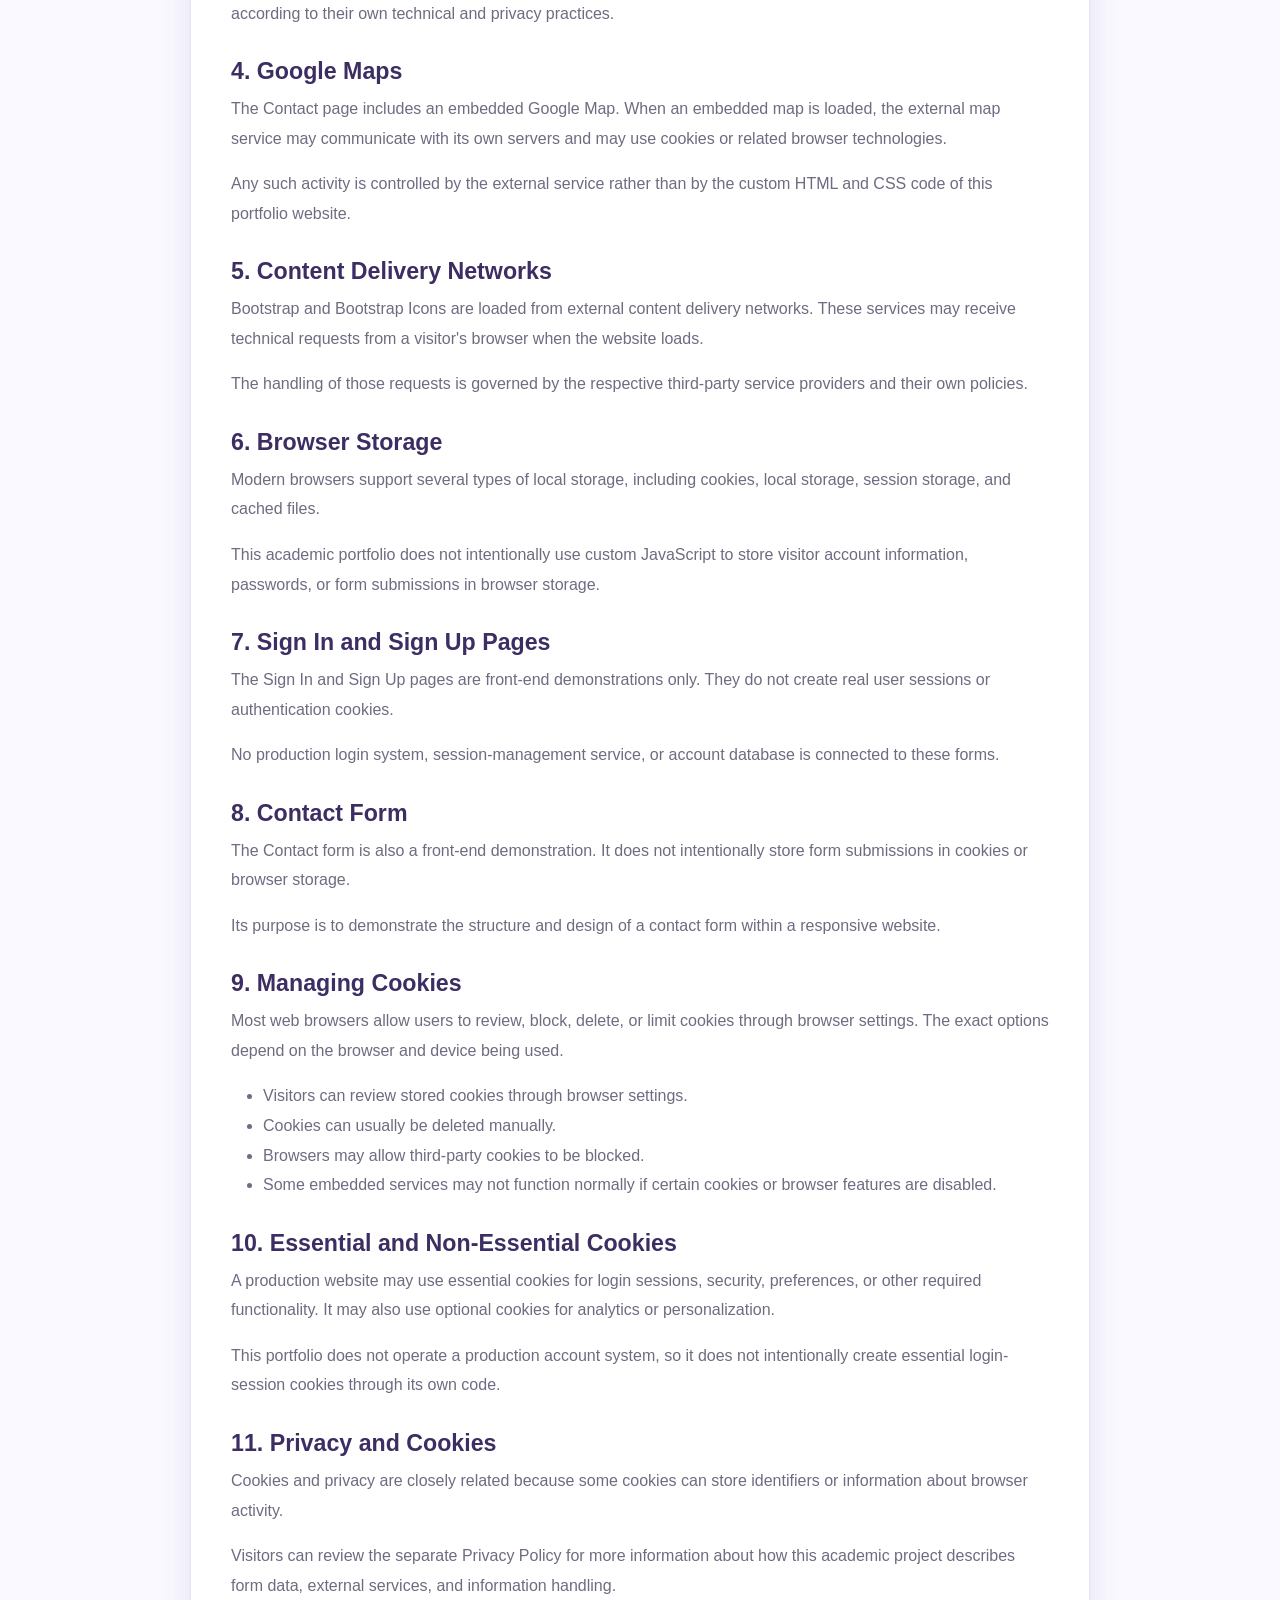
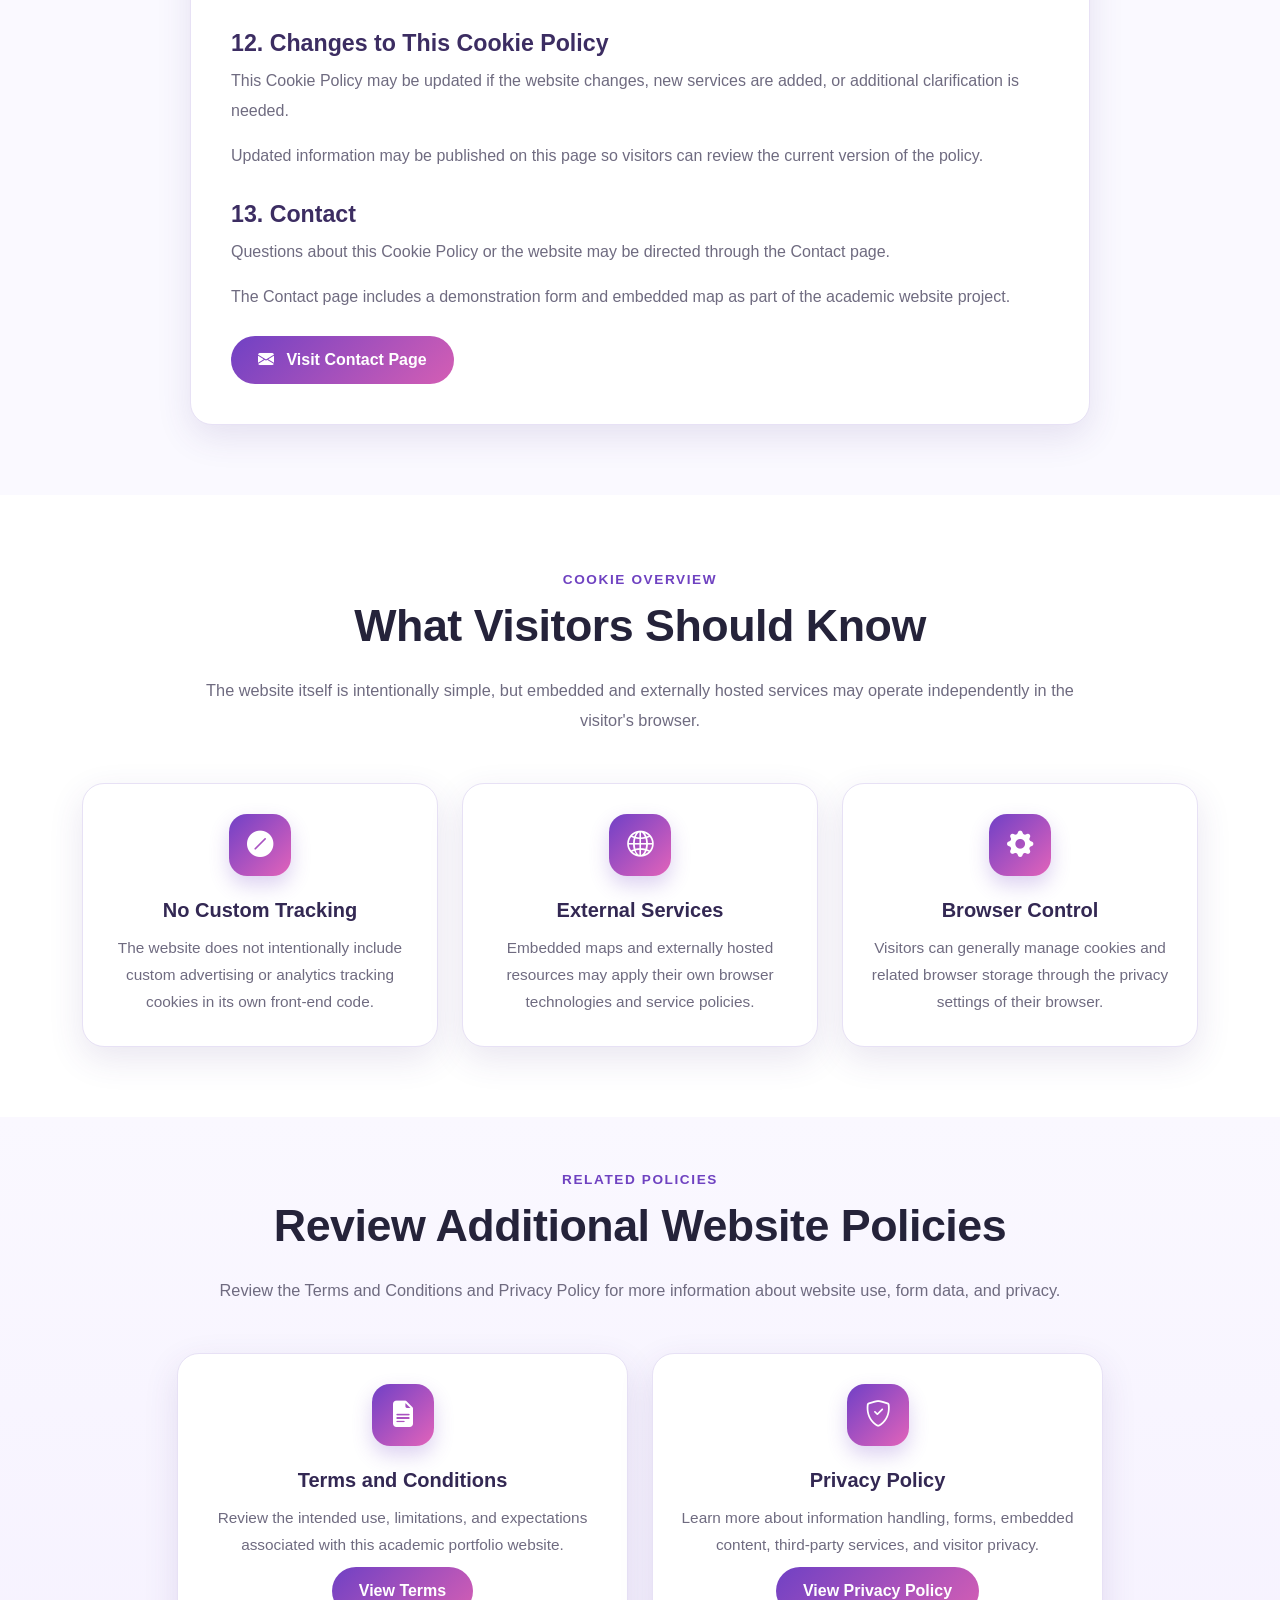
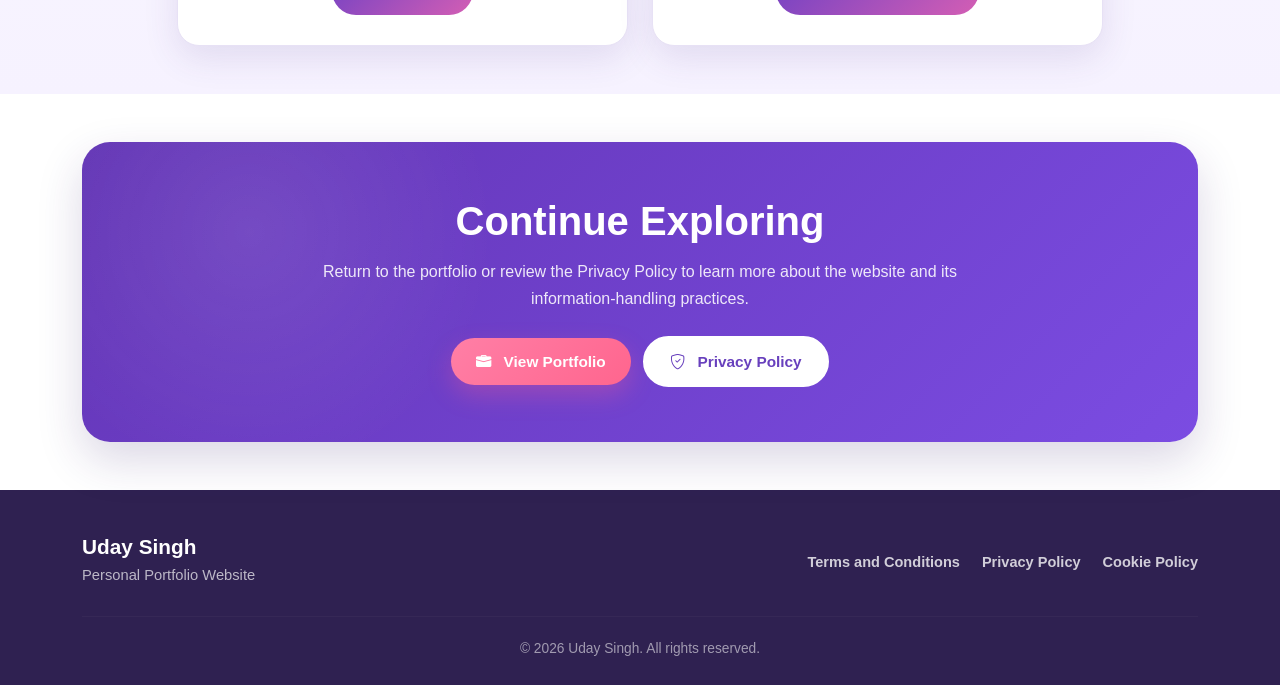
<file: cookies.html>
<!-- Name: Uday Singh -->
<!-- Course: Database Systems [CS3600]-->
<!-- Lab Assignment 2: Personal Website using HTML, Bootstrap and CSS-->
<!-- Date: September 28, 2026-->
<!-- Submitted to: Mr. Hasan Rahman-->


<!DOCTYPE html>
<html lang="en">

<head>
    <meta charset="UTF-8">

    <meta
        name="viewport"
        content="width=device-width, initial-scale=1.0"
    >

    <meta
        name="description"
        content="Cookie Policy for Uday Singh's personal portfolio website."
    >

    <meta
        name="author"
        content="Uday Singh"
    >

    <title>Cookie Policy | Uday Singh</title>

    <!-- Bootstrap CSS -->
    <link
        href="https://cdn.jsdelivr.net/npm/bootstrap@5.3.3/dist/css/bootstrap.min.css"
        rel="stylesheet"
    >

    <!-- Bootstrap Icons -->
    <link
        rel="stylesheet"
        href="https://cdn.jsdelivr.net/npm/bootstrap-icons@1.11.3/font/bootstrap-icons.min.css"
    >

    <!-- Custom CSS -->
    <link
        rel="stylesheet"
        href="css/style.css"
    >
</head>


<body>

    <!-- =========================================================
         HEADER AND NAVIGATION
    ========================================================== -->
    <header>

        <nav class="navbar navbar-expand-lg navbar-dark custom-navbar">
            <div class="container">

                <a
                    class="navbar-brand fw-bold"
                    href="index.html"
                    aria-label="Uday Singh Home"
                >
                    US
                </a>

                <button
                    class="navbar-toggler"
                    type="button"
                    data-bs-toggle="collapse"
                    data-bs-target="#mainNavbar"
                    aria-controls="mainNavbar"
                    aria-expanded="false"
                    aria-label="Toggle navigation"
                >
                    <span class="navbar-toggler-icon"></span>
                </button>


                <div
                    class="collapse navbar-collapse"
                    id="mainNavbar"
                >

                    <ul class="navbar-nav ms-auto align-items-lg-center">

                        <li class="nav-item">
                            <a class="nav-link" href="index.html">
                                Home
                            </a>
                        </li>

                        <li class="nav-item">
                            <a class="nav-link" href="about.html">
                                About
                            </a>
                        </li>

                        <li class="nav-item">
                            <a class="nav-link" href="portfolio.html">
                                Portfolio
                            </a>
                        </li>

                        <li class="nav-item">
                            <a class="nav-link" href="contact.html">
                                Contact
                            </a>
                        </li>

                        <li class="nav-item">
                            <a class="nav-link" href="signin.html">
                                Sign In
                            </a>
                        </li>

                        <li class="nav-item ms-lg-2">
                            <a class="btn signup-btn" href="signup.html">
                                Sign Up
                            </a>
                        </li>

                    </ul>

                </div>

            </div>
        </nav>

    </header>


    <!-- =========================================================
         MAIN CONTENT
    ========================================================== -->
    <main>

        <!-- =====================================================
             COOKIE PAGE HERO
        ====================================================== -->
        <section class="page-hero">

            <div class="container">

                <span class="section-label text-white">
                    Website Policies
                </span>

                <h1>
                    Cookie Policy
                </h1>

                <p>
                    This policy explains how cookies, browser technologies,
                    and third-party services may relate to this academic
                    portfolio website.
                </p>

            </div>

        </section>


        <!-- =====================================================
             COOKIE INTRODUCTION
        ====================================================== -->
        <section class="content-section">

            <div class="container">

                <div class="row justify-content-center">

                    <div class="col-lg-10 text-center">

                        <span class="section-label">
                            Cookie Information
                        </span>

                        <h2 class="section-title">
                            Understanding Cookies on This Website
                        </h2>

                        <p class="section-description">
                            Cookies are small pieces of information that websites and
                            online services may store in a visitor's browser to support
                            functionality, remember settings, or help services operate
                            correctly.
                        </p>

                        <p class="section-description">
                            This academic portfolio does not intentionally create custom
                            tracking cookies through its own HTML code. However, some
                            third-party resources and embedded services used by the site
                            may apply their own cookies or similar browser technologies.
                        </p>

                        <p class="section-description">
                            This Cookie Policy explains those possibilities and helps
                            distinguish the website's own front-end code from services
                            that may operate independently.
                        </p>

                    </div>

                </div>

            </div>

        </section>


        <!-- =====================================================
             COOKIE POLICY CONTENT
        ====================================================== -->
        <section class="policy-section">

            <div class="container">

                <article class="policy-content">

                    <!-- Section 1 -->
                    <h2>
                        1. What Are Cookies?
                    </h2>

                    <p>
                        Cookies are small text files or pieces of browser data that may
                        be stored on a device when a website or online service is used.
                        They can help websites remember preferences, maintain sessions,
                        or provide certain technical functions.
                    </p>

                    <p>
                        Different websites use cookies for different purposes. Some are
                        necessary for functionality, while others may support analytics,
                        personalization, advertising, or other services.
                    </p>


                    <!-- Section 2 -->
                    <h2>
                        2. Cookies Used by This Website
                    </h2>

                    <p>
                        This academic portfolio does not intentionally create its own
                        custom advertising, analytics, or tracking cookies through the
                        HTML and CSS developed for the project.
                    </p>

                    <p>
                        The primary purpose of the site is to demonstrate front-end web
                        development, responsive design, forms, navigation, portfolio
                        content, and embedded services.
                    </p>


                    <!-- Section 3 -->
                    <h2>
                        3. Third-Party Services
                    </h2>

                    <p>
                        The website uses or references third-party technologies such as
                        Bootstrap, Bootstrap Icons, content delivery networks, and Google
                        Maps.
                    </p>

                    <p>
                        These services operate independently and may use cookies, browser
                        storage, request logs, or other technologies according to their
                        own technical and privacy practices.
                    </p>


                    <!-- Section 4 -->
                    <h2>
                        4. Google Maps
                    </h2>

                    <p>
                        The Contact page includes an embedded Google Map. When an embedded
                        map is loaded, the external map service may communicate with its
                        own servers and may use cookies or related browser technologies.
                    </p>

                    <p>
                        Any such activity is controlled by the external service rather
                        than by the custom HTML and CSS code of this portfolio website.
                    </p>


                    <!-- Section 5 -->
                    <h2>
                        5. Content Delivery Networks
                    </h2>

                    <p>
                        Bootstrap and Bootstrap Icons are loaded from external content
                        delivery networks. These services may receive technical requests
                        from a visitor's browser when the website loads.
                    </p>

                    <p>
                        The handling of those requests is governed by the respective
                        third-party service providers and their own policies.
                    </p>


                    <!-- Section 6 -->
                    <h2>
                        6. Browser Storage
                    </h2>

                    <p>
                        Modern browsers support several types of local storage, including
                        cookies, local storage, session storage, and cached files.
                    </p>

                    <p>
                        This academic portfolio does not intentionally use custom
                        JavaScript to store visitor account information, passwords, or
                        form submissions in browser storage.
                    </p>


                    <!-- Section 7 -->
                    <h2>
                        7. Sign In and Sign Up Pages
                    </h2>

                    <p>
                        The Sign In and Sign Up pages are front-end demonstrations only.
                        They do not create real user sessions or authentication cookies.
                    </p>

                    <p>
                        No production login system, session-management service, or
                        account database is connected to these forms.
                    </p>


                    <!-- Section 8 -->
                    <h2>
                        8. Contact Form
                    </h2>

                    <p>
                        The Contact form is also a front-end demonstration. It does not
                        intentionally store form submissions in cookies or browser
                        storage.
                    </p>

                    <p>
                        Its purpose is to demonstrate the structure and design of a
                        contact form within a responsive website.
                    </p>


                    <!-- Section 9 -->
                    <h2>
                        9. Managing Cookies
                    </h2>

                    <p>
                        Most web browsers allow users to review, block, delete, or limit
                        cookies through browser settings. The exact options depend on the
                        browser and device being used.
                    </p>

                    <ul>
                        <li>
                            Visitors can review stored cookies through browser settings.
                        </li>

                        <li>
                            Cookies can usually be deleted manually.
                        </li>

                        <li>
                            Browsers may allow third-party cookies to be blocked.
                        </li>

                        <li>
                            Some embedded services may not function normally if certain
                            cookies or browser features are disabled.
                        </li>
                    </ul>


                    <!-- Section 10 -->
                    <h2>
                        10. Essential and Non-Essential Cookies
                    </h2>

                    <p>
                        A production website may use essential cookies for login sessions,
                        security, preferences, or other required functionality. It may
                        also use optional cookies for analytics or personalization.
                    </p>

                    <p>
                        This portfolio does not operate a production account system, so
                        it does not intentionally create essential login-session cookies
                        through its own code.
                    </p>


                    <!-- Section 11 -->
                    <h2>
                        11. Privacy and Cookies
                    </h2>

                    <p>
                        Cookies and privacy are closely related because some cookies can
                        store identifiers or information about browser activity.
                    </p>

                    <p>
                        Visitors can review the separate Privacy Policy for more
                        information about how this academic project describes form data,
                        external services, and information handling.
                    </p>


                    <!-- Section 12 -->
                    <h2>
                        12. Changes to This Cookie Policy
                    </h2>

                    <p>
                        This Cookie Policy may be updated if the website changes, new
                        services are added, or additional clarification is needed.
                    </p>

                    <p>
                        Updated information may be published on this page so visitors can
                        review the current version of the policy.
                    </p>


                    <!-- Section 13 -->
                    <h2>
                        13. Contact
                    </h2>

                    <p>
                        Questions about this Cookie Policy or the website may be directed
                        through the Contact page.
                    </p>

                    <p>
                        The Contact page includes a demonstration form and embedded map
                        as part of the academic website project.
                    </p>


                    <div class="mt-4">

                        <a
                            href="contact.html"
                            class="btn form-submit-btn"
                        >
                            <i class="bi bi-envelope-fill me-2"></i>
                            Visit Contact Page
                        </a>

                    </div>

                </article>

            </div>

        </section>


        <!-- =====================================================
             COOKIE OVERVIEW CARDS
        ====================================================== -->
        <section class="content-section">

            <div class="container">

                <div class="text-center mb-5">

                    <span class="section-label">
                        Cookie Overview
                    </span>

                    <h2 class="section-title">
                        What Visitors Should Know
                    </h2>

                    <p class="section-description">
                        The website itself is intentionally simple, but embedded and
                        externally hosted services may operate independently in the
                        visitor's browser.
                    </p>

                </div>


                <div class="row g-4">

                    <!-- No Custom Tracking -->
                    <div class="col-md-4">

                        <article class="interest-card h-100 text-center">

                            <div class="interest-icon mx-auto">
                                <i class="bi bi-slash-circle-fill"></i>
                            </div>

                            <h3>
                                No Custom Tracking
                            </h3>

                            <p>
                                The website does not intentionally include custom
                                advertising or analytics tracking cookies in its own
                                front-end code.
                            </p>

                        </article>

                    </div>


                    <!-- External Services -->
                    <div class="col-md-4">

                        <article class="interest-card h-100 text-center">

                            <div class="interest-icon mx-auto">
                                <i class="bi bi-globe2"></i>
                            </div>

                            <h3>
                                External Services
                            </h3>

                            <p>
                                Embedded maps and externally hosted resources may apply
                                their own browser technologies and service policies.
                            </p>

                        </article>

                    </div>


                    <!-- Browser Control -->
                    <div class="col-md-4">

                        <article class="interest-card h-100 text-center">

                            <div class="interest-icon mx-auto">
                                <i class="bi bi-gear-fill"></i>
                            </div>

                            <h3>
                                Browser Control
                            </h3>

                            <p>
                                Visitors can generally manage cookies and related browser
                                storage through the privacy settings of their browser.
                            </p>

                        </article>

                    </div>

                </div>

            </div>

        </section>


        <!-- =====================================================
             RELATED POLICIES
        ====================================================== -->
        <section class="interest-section py-5">

            <div class="container">

                <div class="text-center mb-5">

                    <span class="section-label">
                        Related Policies
                    </span>

                    <h2 class="section-title">
                        Review Additional Website Policies
                    </h2>

                    <p class="section-description">
                        Review the Terms and Conditions and Privacy Policy for more
                        information about website use, form data, and privacy.
                    </p>

                </div>


                <div class="row g-4 justify-content-center">

                    <div class="col-md-6 col-lg-5">

                        <article class="interest-card h-100 text-center">

                            <div class="interest-icon mx-auto">
                                <i class="bi bi-file-earmark-text-fill"></i>
                            </div>

                            <h3>
                                Terms and Conditions
                            </h3>

                            <p>
                                Review the intended use, limitations, and expectations
                                associated with this academic portfolio website.
                            </p>

                            <a
                                href="terms.html"
                                class="btn form-submit-btn mt-2"
                            >
                                View Terms
                            </a>

                        </article>

                    </div>


                    <div class="col-md-6 col-lg-5">

                        <article class="interest-card h-100 text-center">

                            <div class="interest-icon mx-auto">
                                <i class="bi bi-shield-check"></i>
                            </div>

                            <h3>
                                Privacy Policy
                            </h3>

                            <p>
                                Learn more about information handling, forms, embedded
                                content, third-party services, and visitor privacy.
                            </p>

                            <a
                                href="privacy.html"
                                class="btn form-submit-btn mt-2"
                            >
                                View Privacy Policy
                            </a>

                        </article>

                    </div>

                </div>

            </div>

        </section>


        <!-- =====================================================
             CALL TO ACTION
        ====================================================== -->
        <section class="home-cta py-5">

            <div class="container">

                <div class="cta-box text-center">

                    <h2>
                        Continue Exploring
                    </h2>

                    <p>
                        Return to the portfolio or review the Privacy Policy to learn
                        more about the website and its information-handling practices.
                    </p>

                    <div class="mt-4">

                        <a
                            href="portfolio.html"
                            class="btn hero-primary-btn"
                        >
                            <i class="bi bi-briefcase-fill me-2"></i>
                            View Portfolio
                        </a>

                        <a
                            href="privacy.html"
                            class="btn hero-secondary-btn ms-sm-2"
                        >
                            <i class="bi bi-shield-check me-2"></i>
                            Privacy Policy
                        </a>

                    </div>

                </div>

            </div>

        </section>

    </main>


    <!-- =========================================================
         FOOTER
    ========================================================== -->
    <footer class="site-footer">

        <div class="container">

            <div class="row align-items-center gy-3">

                <div class="col-lg-5 text-center text-lg-start">

                    <h3 class="footer-name">
                        Uday Singh
                    </h3>

                    <p class="footer-description mb-0">
                        Personal Portfolio Website
                    </p>

                </div>


                <div class="col-lg-7">

                    <nav
                        class="footer-navigation"
                        aria-label="Footer navigation"
                    >

                        <ul class="footer-menu">

                            <li>
                                <a href="terms.html">
                                    Terms and Conditions
                                </a>
                            </li>

                            <li>
                                <a href="privacy.html">
                                    Privacy Policy
                                </a>
                            </li>

                            <li>
                                <a
                                    href="cookies.html"
                                    aria-current="page"
                                >
                                    Cookie Policy
                                </a>
                            </li>

                        </ul>

                    </nav>

                </div>

            </div>


            <hr class="footer-divider">


            <div class="text-center">

                <p class="copyright mb-0">
                    &copy; 2026 Uday Singh. All rights reserved.
                </p>

            </div>

        </div>

    </footer>


    <!-- =========================================================
         BOOTSTRAP JAVASCRIPT
    ========================================================== -->
    <script
        src="https://cdn.jsdelivr.net/npm/bootstrap@5.3.3/dist/js/bootstrap.bundle.min.js"
    ></script>

</body>

</html>
</file>
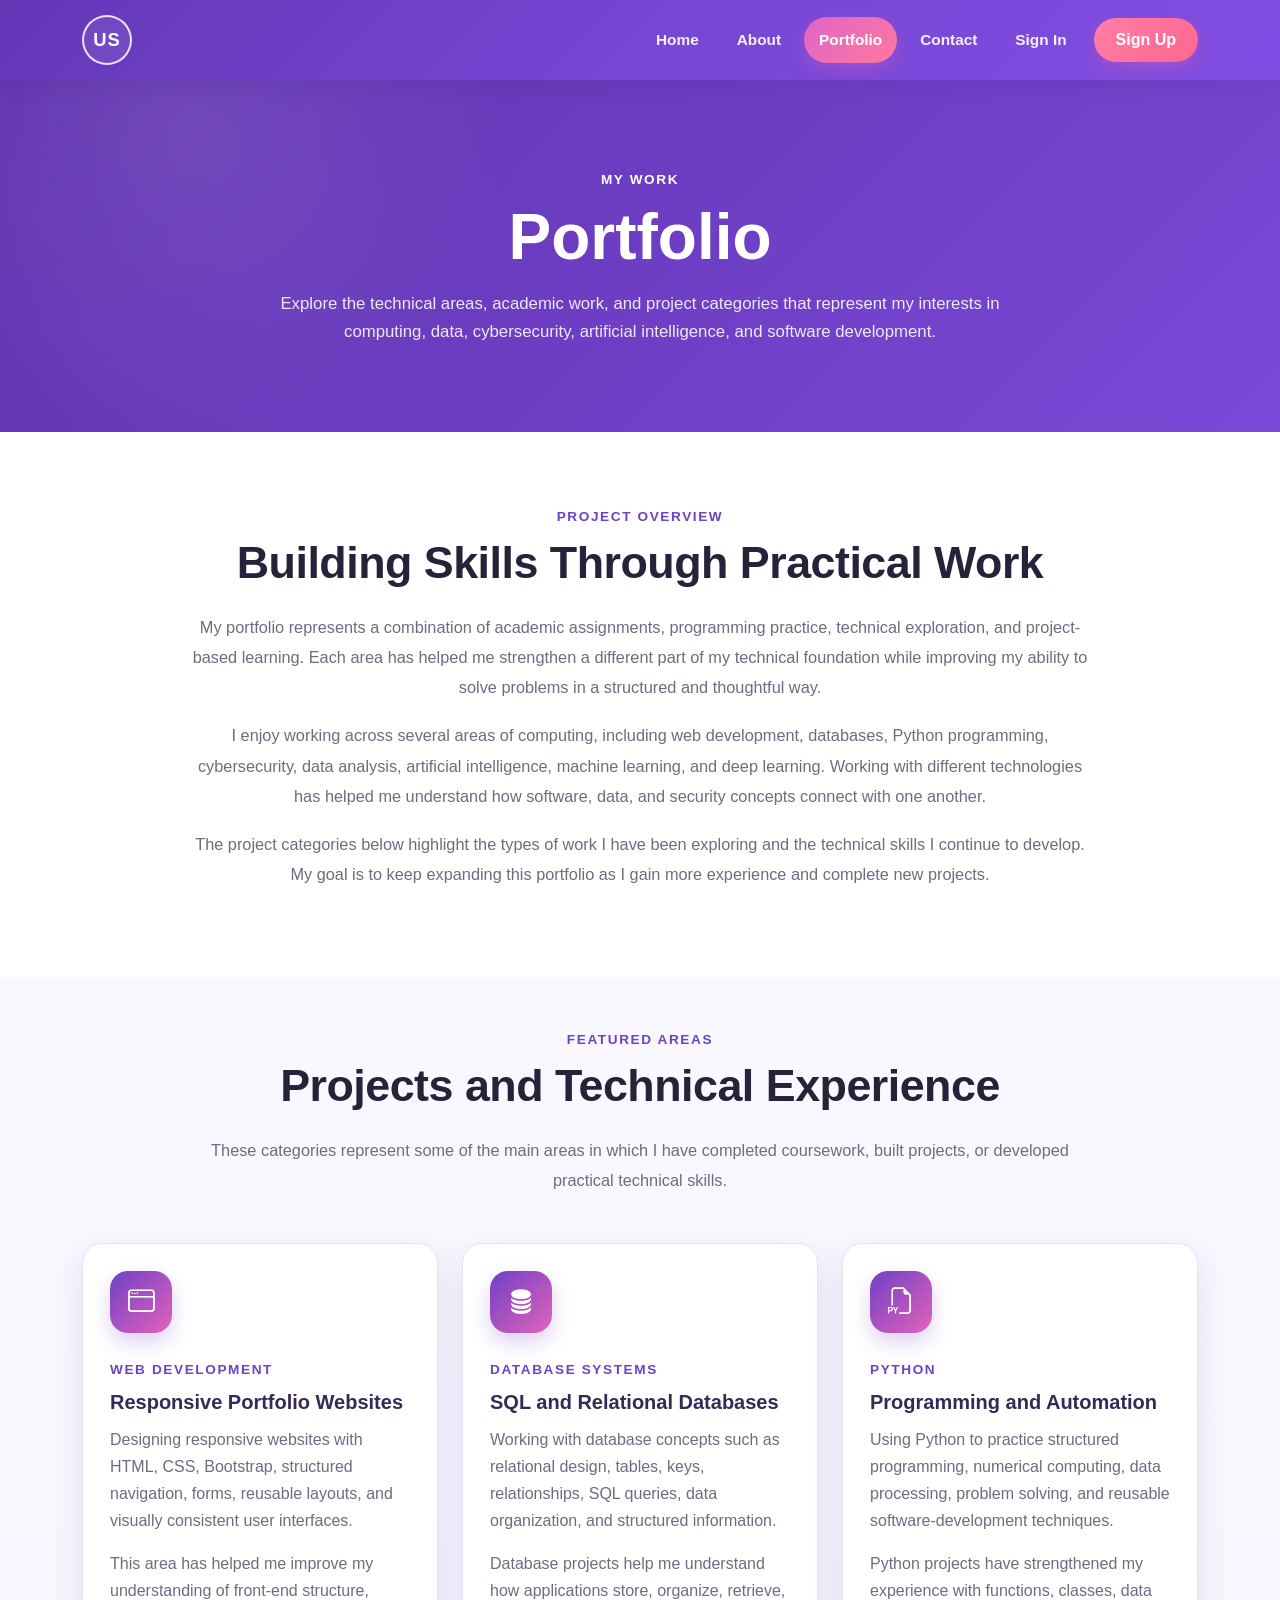
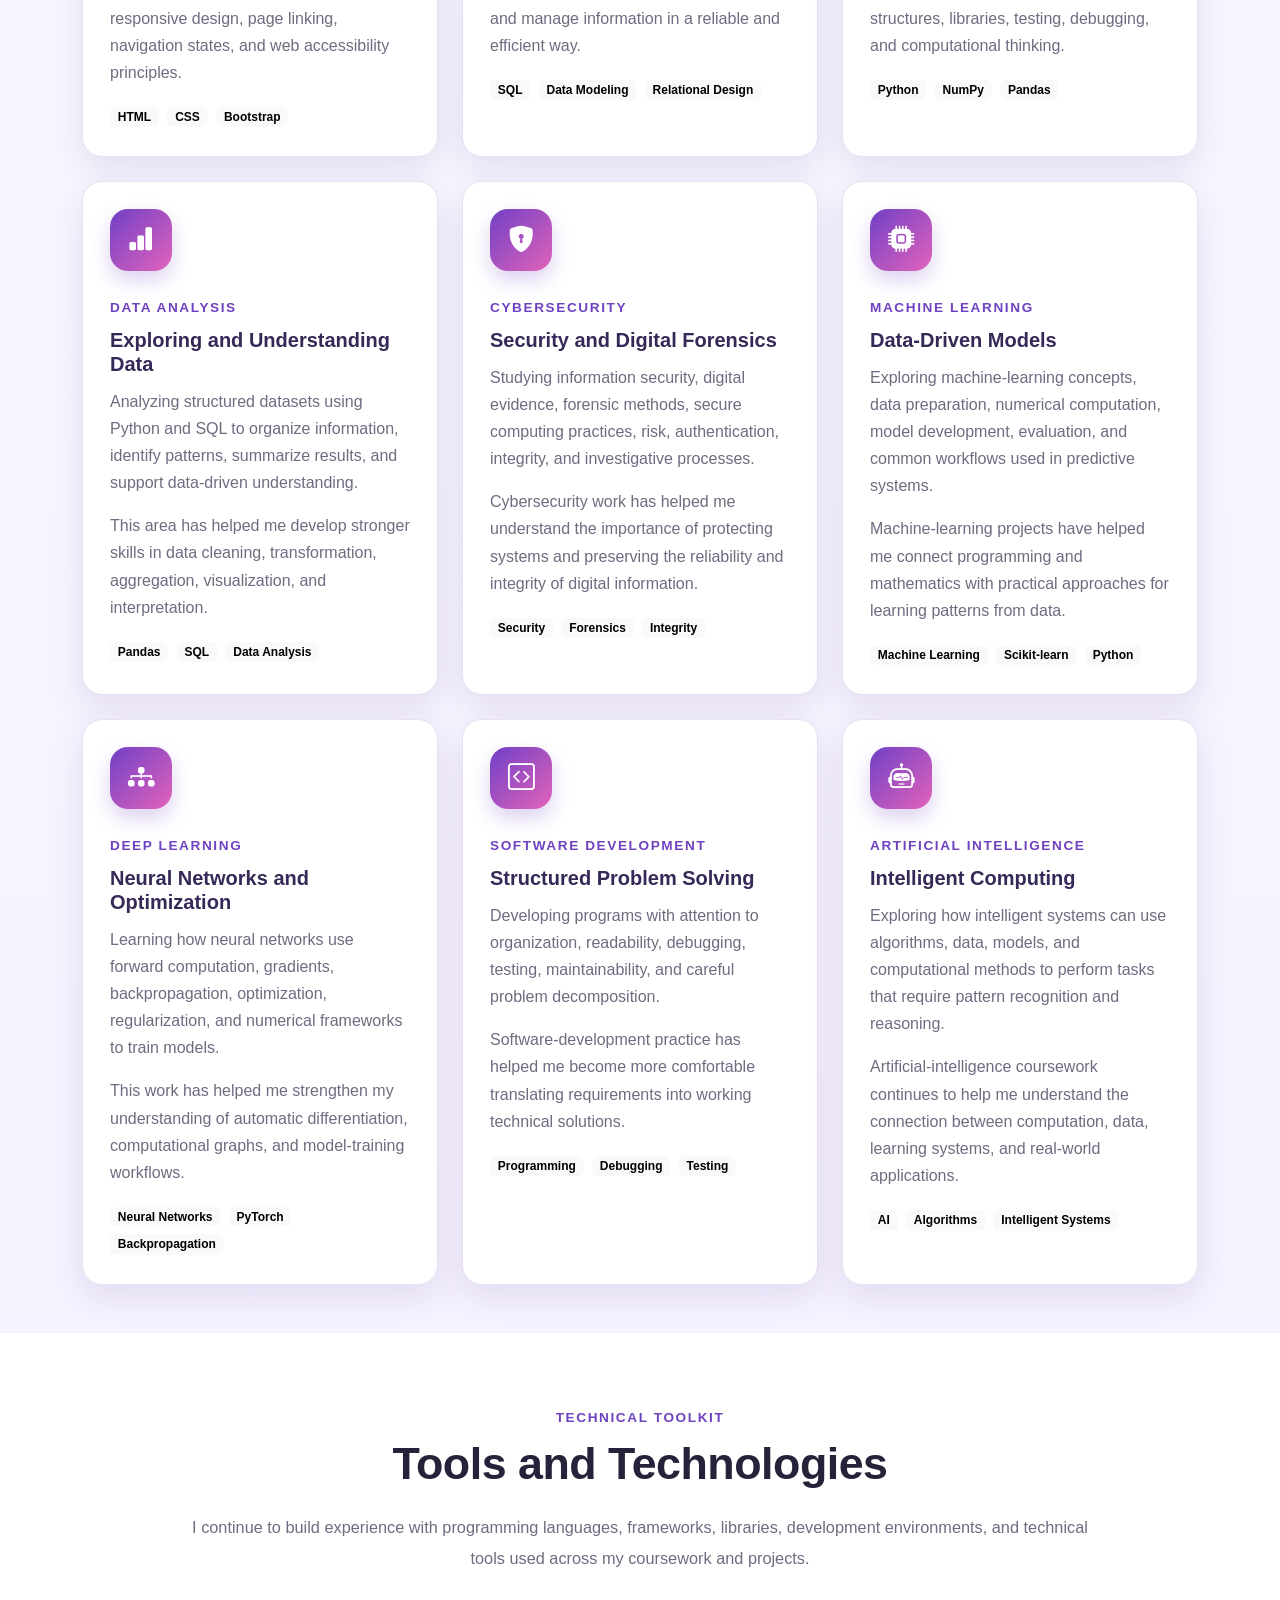
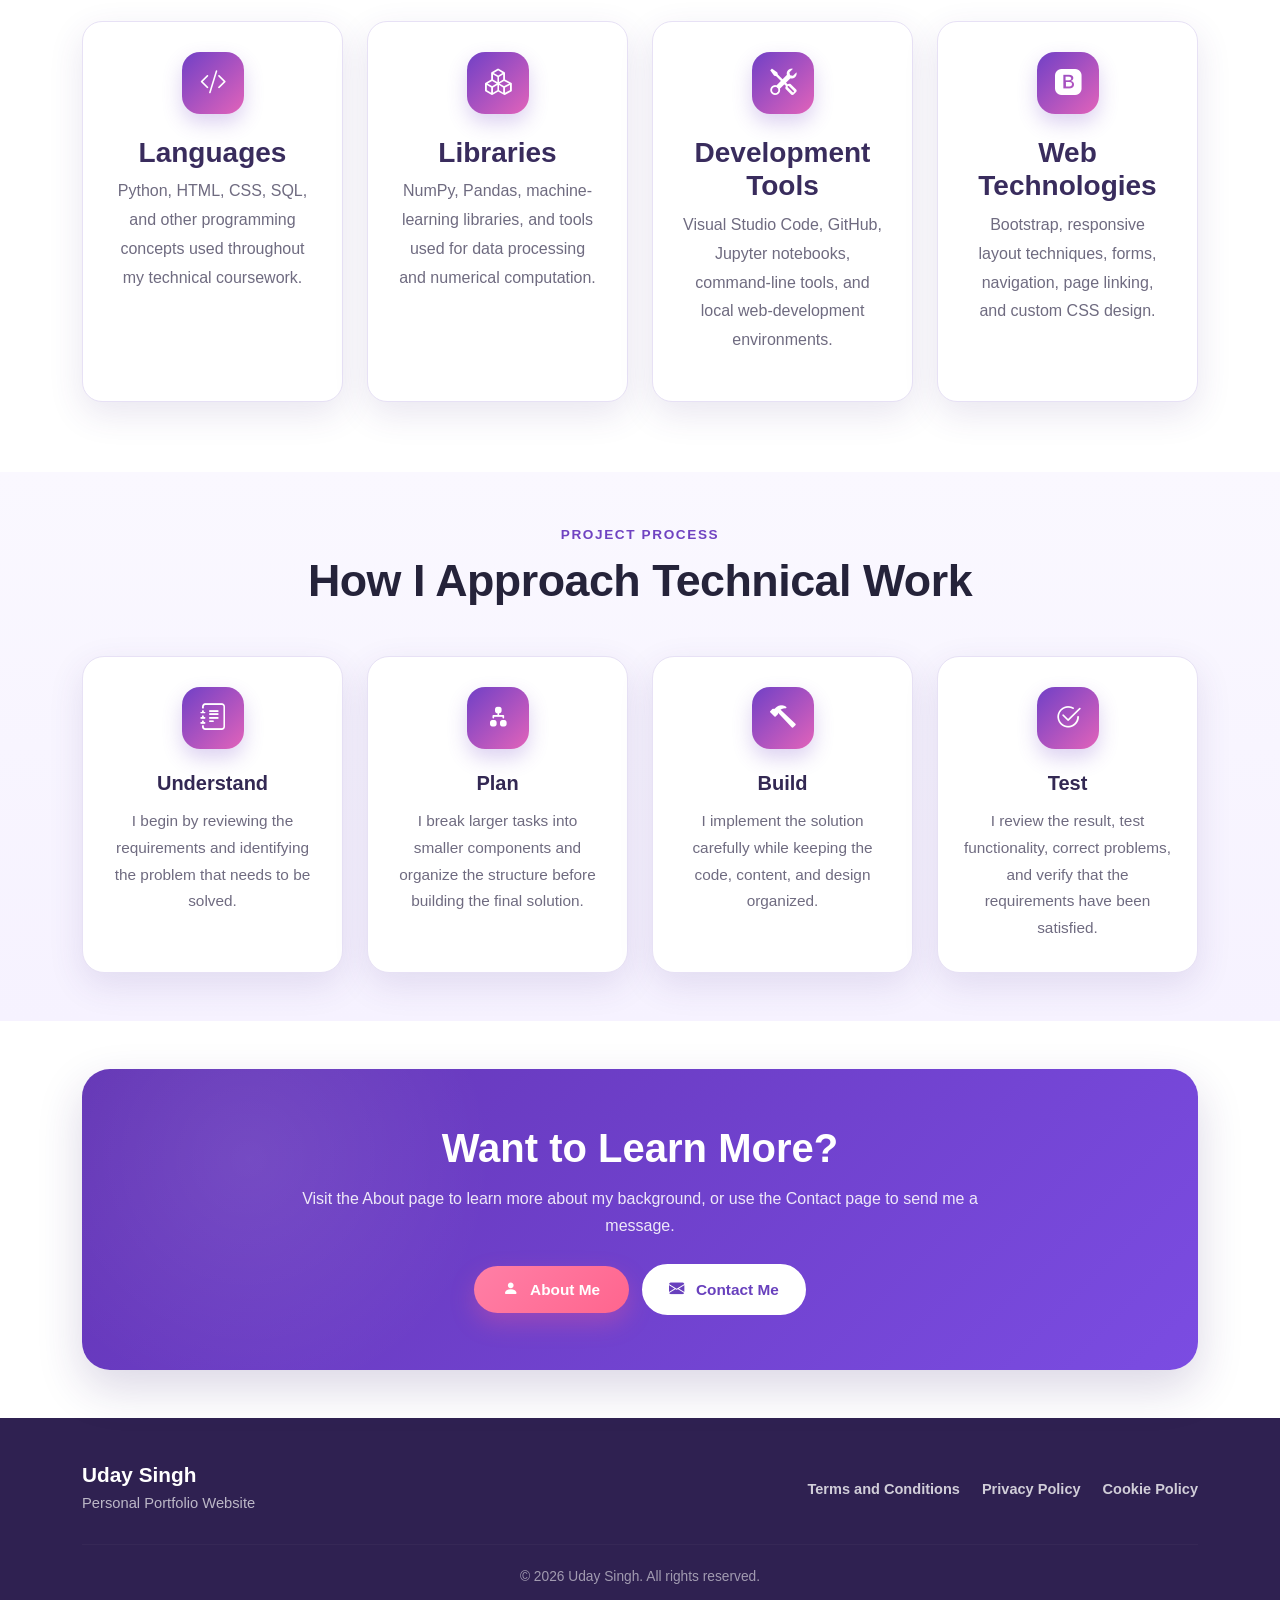
<file: portfolio.html>
<!-- Name: Uday Singh -->
<!-- Course: Database Systems [CS3600]-->
<!-- Lab Assignment 2: Personal Website using HTML, Bootstrap and CSS-->
<!-- Date: September 28, 2026-->
<!-- Submitted to: Mr. Hasan Rahman-->
 

<!DOCTYPE html>
<html lang="en">

<head>
    <meta charset="UTF-8">

    <meta
        name="viewport"
        content="width=device-width, initial-scale=1.0"
    >

    <meta
        name="description"
        content="Portfolio of Uday Singh featuring work and interests in web development, database systems, Python, data analysis, cybersecurity, artificial intelligence, machine learning, and deep learning."
    >

    <meta
        name="author"
        content="Uday Singh"
    >

    <title>Portfolio | Uday Singh</title>

    <!-- Bootstrap CSS -->
    <link
        href="https://cdn.jsdelivr.net/npm/bootstrap@5.3.3/dist/css/bootstrap.min.css"
        rel="stylesheet"
    >

    <!-- Bootstrap Icons -->
    <link
        rel="stylesheet"
        href="https://cdn.jsdelivr.net/npm/bootstrap-icons@1.11.3/font/bootstrap-icons.min.css"
    >

    <!-- Custom CSS -->
    <link
        rel="stylesheet"
        href="css/style.css"
    >
</head>


<body>

    <!-- =========================================================
         HEADER AND NAVIGATION
    ========================================================== -->
    <header>

        <nav class="navbar navbar-expand-lg navbar-dark custom-navbar">
            <div class="container">

                <a
                    class="navbar-brand fw-bold"
                    href="index.html"
                    aria-label="Uday Singh Home"
                >
                    US
                </a>

                <button
                    class="navbar-toggler"
                    type="button"
                    data-bs-toggle="collapse"
                    data-bs-target="#mainNavbar"
                    aria-controls="mainNavbar"
                    aria-expanded="false"
                    aria-label="Toggle navigation"
                >
                    <span class="navbar-toggler-icon"></span>
                </button>


                <div
                    class="collapse navbar-collapse"
                    id="mainNavbar"
                >

                    <ul class="navbar-nav ms-auto align-items-lg-center">

                        <li class="nav-item">
                            <a
                                class="nav-link"
                                href="index.html"
                            >
                                Home
                            </a>
                        </li>

                        <li class="nav-item">
                            <a
                                class="nav-link"
                                href="about.html"
                            >
                                About
                            </a>
                        </li>

                        <li class="nav-item">
                            <a
                                class="nav-link active"
                                aria-current="page"
                                href="portfolio.html"
                            >
                                Portfolio
                            </a>
                        </li>

                        <li class="nav-item">
                            <a
                                class="nav-link"
                                href="contact.html"
                            >
                                Contact
                            </a>
                        </li>

                        <li class="nav-item">
                            <a
                                class="nav-link"
                                href="signin.html"
                            >
                                Sign In
                            </a>
                        </li>

                        <li class="nav-item ms-lg-2">
                            <a
                                class="btn signup-btn"
                                href="signup.html"
                            >
                                Sign Up
                            </a>
                        </li>

                    </ul>

                </div>

            </div>
        </nav>

    </header>


    <!-- =========================================================
         MAIN CONTENT
    ========================================================== -->
    <main>

        <!-- =====================================================
             PORTFOLIO PAGE HERO
        ====================================================== -->
        <section class="page-hero">

            <div class="container">

                <span class="section-label text-white">
                    My Work
                </span>

                <h1>
                    Portfolio
                </h1>

                <p>
                    Explore the technical areas, academic work, and project categories
                    that represent my interests in computing, data, cybersecurity,
                    artificial intelligence, and software development.
                </p>

            </div>

        </section>


        <!-- =====================================================
             PORTFOLIO INTRODUCTION
        ====================================================== -->
        <section class="content-section">

            <div class="container">

                <div class="row justify-content-center">

                    <div class="col-lg-10 text-center">

                        <span class="section-label">
                            Project Overview
                        </span>

                        <h2 class="section-title">
                            Building Skills Through Practical Work
                        </h2>

                        <p class="section-description">
                            My portfolio represents a combination of academic assignments,
                            programming practice, technical exploration, and project-based
                            learning. Each area has helped me strengthen a different part of
                            my technical foundation while improving my ability to solve
                            problems in a structured and thoughtful way.
                        </p>

                        <p class="section-description">
                            I enjoy working across several areas of computing, including
                            web development, databases, Python programming, cybersecurity,
                            data analysis, artificial intelligence, machine learning, and
                            deep learning. Working with different technologies has helped
                            me understand how software, data, and security concepts connect
                            with one another.
                        </p>

                        <p class="section-description">
                            The project categories below highlight the types of work I have
                            been exploring and the technical skills I continue to develop.
                            My goal is to keep expanding this portfolio as I gain more
                            experience and complete new projects.
                        </p>

                    </div>

                </div>

            </div>

        </section>


        <!-- =====================================================
             PROJECT CARDS
        ====================================================== -->
        <section class="interest-section py-5">

            <div class="container">

                <div class="text-center mb-5">

                    <span class="section-label">
                        Featured Areas
                    </span>

                    <h2 class="section-title">
                        Projects and Technical Experience
                    </h2>

                    <p class="section-description">
                        These categories represent some of the main areas in which I have
                        completed coursework, built projects, or developed practical
                        technical skills.
                    </p>

                </div>


                <div class="row g-4">

                    <!-- Web Development -->
                    <div class="col-md-6 col-lg-4">

                        <article class="portfolio-card">

                            <div class="portfolio-card-body">

                                <div class="interest-icon">
                                    <i class="bi bi-window"></i>
                                </div>

                                <span class="section-label">
                                    Web Development
                                </span>

                                <h3>
                                    Responsive Portfolio Websites
                                </h3>

                                <p>
                                    Designing responsive websites with HTML, CSS,
                                    Bootstrap, structured navigation, forms, reusable
                                    layouts, and visually consistent user interfaces.
                                </p>

                                <p>
                                    This area has helped me improve my understanding of
                                    front-end structure, responsive design, page linking,
                                    navigation states, and web accessibility principles.
                                </p>

                                <div class="mt-3">
                                    <span class="badge text-bg-light me-1">
                                        HTML
                                    </span>

                                    <span class="badge text-bg-light me-1">
                                        CSS
                                    </span>

                                    <span class="badge text-bg-light">
                                        Bootstrap
                                    </span>
                                </div>

                            </div>

                        </article>

                    </div>


                    <!-- Database Systems -->
                    <div class="col-md-6 col-lg-4">

                        <article class="portfolio-card">

                            <div class="portfolio-card-body">

                                <div class="interest-icon">
                                    <i class="bi bi-database-fill"></i>
                                </div>

                                <span class="section-label">
                                    Database Systems
                                </span>

                                <h3>
                                    SQL and Relational Databases
                                </h3>

                                <p>
                                    Working with database concepts such as relational
                                    design, tables, keys, relationships, SQL queries,
                                    data organization, and structured information.
                                </p>

                                <p>
                                    Database projects help me understand how applications
                                    store, organize, retrieve, and manage information in a
                                    reliable and efficient way.
                                </p>

                                <div class="mt-3">
                                    <span class="badge text-bg-light me-1">
                                        SQL
                                    </span>

                                    <span class="badge text-bg-light me-1">
                                        Data Modeling
                                    </span>

                                    <span class="badge text-bg-light">
                                        Relational Design
                                    </span>
                                </div>

                            </div>

                        </article>

                    </div>


                    <!-- Python -->
                    <div class="col-md-6 col-lg-4">

                        <article class="portfolio-card">

                            <div class="portfolio-card-body">

                                <div class="interest-icon">
                                    <i class="bi bi-filetype-py"></i>
                                </div>

                                <span class="section-label">
                                    Python
                                </span>

                                <h3>
                                    Programming and Automation
                                </h3>

                                <p>
                                    Using Python to practice structured programming,
                                    numerical computing, data processing, problem solving,
                                    and reusable software-development techniques.
                                </p>

                                <p>
                                    Python projects have strengthened my experience with
                                    functions, classes, data structures, libraries, testing,
                                    debugging, and computational thinking.
                                </p>

                                <div class="mt-3">
                                    <span class="badge text-bg-light me-1">
                                        Python
                                    </span>

                                    <span class="badge text-bg-light me-1">
                                        NumPy
                                    </span>

                                    <span class="badge text-bg-light">
                                        Pandas
                                    </span>
                                </div>

                            </div>

                        </article>

                    </div>


                    <!-- Data Analysis -->
                    <div class="col-md-6 col-lg-4">

                        <article class="portfolio-card">

                            <div class="portfolio-card-body">

                                <div class="interest-icon">
                                    <i class="bi bi-bar-chart-fill"></i>
                                </div>

                                <span class="section-label">
                                    Data Analysis
                                </span>

                                <h3>
                                    Exploring and Understanding Data
                                </h3>

                                <p>
                                    Analyzing structured datasets using Python and SQL to
                                    organize information, identify patterns, summarize
                                    results, and support data-driven understanding.
                                </p>

                                <p>
                                    This area has helped me develop stronger skills in data
                                    cleaning, transformation, aggregation, visualization,
                                    and interpretation.
                                </p>

                                <div class="mt-3">
                                    <span class="badge text-bg-light me-1">
                                        Pandas
                                    </span>

                                    <span class="badge text-bg-light me-1">
                                        SQL
                                    </span>

                                    <span class="badge text-bg-light">
                                        Data Analysis
                                    </span>
                                </div>

                            </div>

                        </article>

                    </div>


                    <!-- Cybersecurity -->
                    <div class="col-md-6 col-lg-4">

                        <article class="portfolio-card">

                            <div class="portfolio-card-body">

                                <div class="interest-icon">
                                    <i class="bi bi-shield-lock-fill"></i>
                                </div>

                                <span class="section-label">
                                    Cybersecurity
                                </span>

                                <h3>
                                    Security and Digital Forensics
                                </h3>

                                <p>
                                    Studying information security, digital evidence,
                                    forensic methods, secure computing practices, risk,
                                    authentication, integrity, and investigative processes.
                                </p>

                                <p>
                                    Cybersecurity work has helped me understand the
                                    importance of protecting systems and preserving the
                                    reliability and integrity of digital information.
                                </p>

                                <div class="mt-3">
                                    <span class="badge text-bg-light me-1">
                                        Security
                                    </span>

                                    <span class="badge text-bg-light me-1">
                                        Forensics
                                    </span>

                                    <span class="badge text-bg-light">
                                        Integrity
                                    </span>
                                </div>

                            </div>

                        </article>

                    </div>


                    <!-- Machine Learning -->
                    <div class="col-md-6 col-lg-4">

                        <article class="portfolio-card">

                            <div class="portfolio-card-body">

                                <div class="interest-icon">
                                    <i class="bi bi-cpu-fill"></i>
                                </div>

                                <span class="section-label">
                                    Machine Learning
                                </span>

                                <h3>
                                    Data-Driven Models
                                </h3>

                                <p>
                                    Exploring machine-learning concepts, data preparation,
                                    numerical computation, model development, evaluation,
                                    and common workflows used in predictive systems.
                                </p>

                                <p>
                                    Machine-learning projects have helped me connect
                                    programming and mathematics with practical approaches
                                    for learning patterns from data.
                                </p>

                                <div class="mt-3">
                                    <span class="badge text-bg-light me-1">
                                        Machine Learning
                                    </span>

                                    <span class="badge text-bg-light me-1">
                                        Scikit-learn
                                    </span>

                                    <span class="badge text-bg-light">
                                        Python
                                    </span>
                                </div>

                            </div>

                        </article>

                    </div>


                    <!-- Deep Learning -->
                    <div class="col-md-6 col-lg-4">

                        <article class="portfolio-card">

                            <div class="portfolio-card-body">

                                <div class="interest-icon">
                                    <i class="bi bi-diagram-3-fill"></i>
                                </div>

                                <span class="section-label">
                                    Deep Learning
                                </span>

                                <h3>
                                    Neural Networks and Optimization
                                </h3>

                                <p>
                                    Learning how neural networks use forward computation,
                                    gradients, backpropagation, optimization, regularization,
                                    and numerical frameworks to train models.
                                </p>

                                <p>
                                    This work has helped me strengthen my understanding of
                                    automatic differentiation, computational graphs, and
                                    model-training workflows.
                                </p>

                                <div class="mt-3">
                                    <span class="badge text-bg-light me-1">
                                        Neural Networks
                                    </span>

                                    <span class="badge text-bg-light me-1">
                                        PyTorch
                                    </span>

                                    <span class="badge text-bg-light">
                                        Backpropagation
                                    </span>
                                </div>

                            </div>

                        </article>

                    </div>


                    <!-- Software Development -->
                    <div class="col-md-6 col-lg-4">

                        <article class="portfolio-card">

                            <div class="portfolio-card-body">

                                <div class="interest-icon">
                                    <i class="bi bi-code-square"></i>
                                </div>

                                <span class="section-label">
                                    Software Development
                                </span>

                                <h3>
                                    Structured Problem Solving
                                </h3>

                                <p>
                                    Developing programs with attention to organization,
                                    readability, debugging, testing, maintainability, and
                                    careful problem decomposition.
                                </p>

                                <p>
                                    Software-development practice has helped me become more
                                    comfortable translating requirements into working
                                    technical solutions.
                                </p>

                                <div class="mt-3">
                                    <span class="badge text-bg-light me-1">
                                        Programming
                                    </span>

                                    <span class="badge text-bg-light me-1">
                                        Debugging
                                    </span>

                                    <span class="badge text-bg-light">
                                        Testing
                                    </span>
                                </div>

                            </div>

                        </article>

                    </div>


                    <!-- Artificial Intelligence -->
                    <div class="col-md-6 col-lg-4">

                        <article class="portfolio-card">

                            <div class="portfolio-card-body">

                                <div class="interest-icon">
                                    <i class="bi bi-robot"></i>
                                </div>

                                <span class="section-label">
                                    Artificial Intelligence
                                </span>

                                <h3>
                                    Intelligent Computing
                                </h3>

                                <p>
                                    Exploring how intelligent systems can use algorithms,
                                    data, models, and computational methods to perform
                                    tasks that require pattern recognition and reasoning.
                                </p>

                                <p>
                                    Artificial-intelligence coursework continues to help me
                                    understand the connection between computation, data,
                                    learning systems, and real-world applications.
                                </p>

                                <div class="mt-3">
                                    <span class="badge text-bg-light me-1">
                                        AI
                                    </span>

                                    <span class="badge text-bg-light me-1">
                                        Algorithms
                                    </span>

                                    <span class="badge text-bg-light">
                                        Intelligent Systems
                                    </span>
                                </div>

                            </div>

                        </article>

                    </div>

                </div>

            </div>

        </section>


        <!-- =====================================================
             TOOLS AND TECHNOLOGIES
        ====================================================== -->
        <section class="content-section">

            <div class="container">

                <div class="text-center mb-5">

                    <span class="section-label">
                        Technical Toolkit
                    </span>

                    <h2 class="section-title">
                        Tools and Technologies
                    </h2>

                    <p class="section-description">
                        I continue to build experience with programming languages,
                        frameworks, libraries, development environments, and technical
                        tools used across my coursework and projects.
                    </p>

                </div>


                <div class="row g-4">

                    <div class="col-md-6 col-lg-3">

                        <article class="content-card h-100 text-center">

                            <div class="interest-icon mx-auto">
                                <i class="bi bi-code-slash"></i>
                            </div>

                            <h3>
                                Languages
                            </h3>

                            <p>
                                Python, HTML, CSS, SQL, and other programming concepts
                                used throughout my technical coursework.
                            </p>

                        </article>

                    </div>


                    <div class="col-md-6 col-lg-3">

                        <article class="content-card h-100 text-center">

                            <div class="interest-icon mx-auto">
                                <i class="bi bi-boxes"></i>
                            </div>

                            <h3>
                                Libraries
                            </h3>

                            <p>
                                NumPy, Pandas, machine-learning libraries, and tools used
                                for data processing and numerical computation.
                            </p>

                        </article>

                    </div>


                    <div class="col-md-6 col-lg-3">

                        <article class="content-card h-100 text-center">

                            <div class="interest-icon mx-auto">
                                <i class="bi bi-tools"></i>
                            </div>

                            <h3>
                                Development Tools
                            </h3>

                            <p>
                                Visual Studio Code, GitHub, Jupyter notebooks, command-line
                                tools, and local web-development environments.
                            </p>

                        </article>

                    </div>


                    <div class="col-md-6 col-lg-3">

                        <article class="content-card h-100 text-center">

                            <div class="interest-icon mx-auto">
                                <i class="bi bi-bootstrap-fill"></i>
                            </div>

                            <h3>
                                Web Technologies
                            </h3>

                            <p>
                                Bootstrap, responsive layout techniques, forms, navigation,
                                page linking, and custom CSS design.
                            </p>

                        </article>

                    </div>

                </div>

            </div>

        </section>


        <!-- =====================================================
             DEVELOPMENT APPROACH
        ====================================================== -->
        <section class="interest-section py-5">

            <div class="container">

                <div class="text-center mb-5">

                    <span class="section-label">
                        Project Process
                    </span>

                    <h2 class="section-title">
                        How I Approach Technical Work
                    </h2>

                </div>


                <div class="row g-4">

                    <div class="col-md-6 col-lg-3">

                        <article class="interest-card h-100 text-center">

                            <div class="interest-icon mx-auto">
                                <i class="bi bi-journal-text"></i>
                            </div>

                            <h3>
                                Understand
                            </h3>

                            <p>
                                I begin by reviewing the requirements and identifying the
                                problem that needs to be solved.
                            </p>

                        </article>

                    </div>


                    <div class="col-md-6 col-lg-3">

                        <article class="interest-card h-100 text-center">

                            <div class="interest-icon mx-auto">
                                <i class="bi bi-diagram-2-fill"></i>
                            </div>

                            <h3>
                                Plan
                            </h3>

                            <p>
                                I break larger tasks into smaller components and organize
                                the structure before building the final solution.
                            </p>

                        </article>

                    </div>


                    <div class="col-md-6 col-lg-3">

                        <article class="interest-card h-100 text-center">

                            <div class="interest-icon mx-auto">
                                <i class="bi bi-hammer"></i>
                            </div>

                            <h3>
                                Build
                            </h3>

                            <p>
                                I implement the solution carefully while keeping the code,
                                content, and design organized.
                            </p>

                        </article>

                    </div>


                    <div class="col-md-6 col-lg-3">

                        <article class="interest-card h-100 text-center">

                            <div class="interest-icon mx-auto">
                                <i class="bi bi-check2-circle"></i>
                            </div>

                            <h3>
                                Test
                            </h3>

                            <p>
                                I review the result, test functionality, correct problems,
                                and verify that the requirements have been satisfied.
                            </p>

                        </article>

                    </div>

                </div>

            </div>

        </section>


        <!-- =====================================================
             CALL TO ACTION
        ====================================================== -->
        <section class="home-cta py-5">

            <div class="container">

                <div class="cta-box text-center">

                    <h2>
                        Want to Learn More?
                    </h2>

                    <p>
                        Visit the About page to learn more about my background, or use
                        the Contact page to send me a message.
                    </p>

                    <div class="mt-4">

                        <a
                            href="about.html"
                            class="btn hero-primary-btn"
                        >
                            <i class="bi bi-person-fill me-2"></i>
                            About Me
                        </a>

                        <a
                            href="contact.html"
                            class="btn hero-secondary-btn ms-sm-2"
                        >
                            <i class="bi bi-envelope-fill me-2"></i>
                            Contact Me
                        </a>

                    </div>

                </div>

            </div>

        </section>

    </main>


    <!-- =========================================================
         FOOTER
    ========================================================== -->
    <footer class="site-footer">

        <div class="container">

            <div class="row align-items-center gy-3">

                <div class="col-lg-5 text-center text-lg-start">

                    <h3 class="footer-name">
                        Uday Singh
                    </h3>

                    <p class="footer-description mb-0">
                        Personal Portfolio Website
                    </p>

                </div>


                <div class="col-lg-7">

                    <nav
                        class="footer-navigation"
                        aria-label="Footer navigation"
                    >

                        <ul class="footer-menu">

                            <li>
                                <a href="terms.html">
                                    Terms and Conditions
                                </a>
                            </li>

                            <li>
                                <a href="privacy.html">
                                    Privacy Policy
                                </a>
                            </li>

                            <li>
                                <a href="cookies.html">
                                    Cookie Policy
                                </a>
                            </li>

                        </ul>

                    </nav>

                </div>

            </div>


            <hr class="footer-divider">


            <div class="text-center">

                <p class="copyright mb-0">
                    &copy; 2026 Uday Singh. All rights reserved.
                </p>

            </div>

        </div>

    </footer>


    <!-- =========================================================
         BOOTSTRAP JAVASCRIPT
    ========================================================== -->
    <script
        src="https://cdn.jsdelivr.net/npm/bootstrap@5.3.3/dist/js/bootstrap.bundle.min.js"
    ></script>

</body>

</html>
</file>
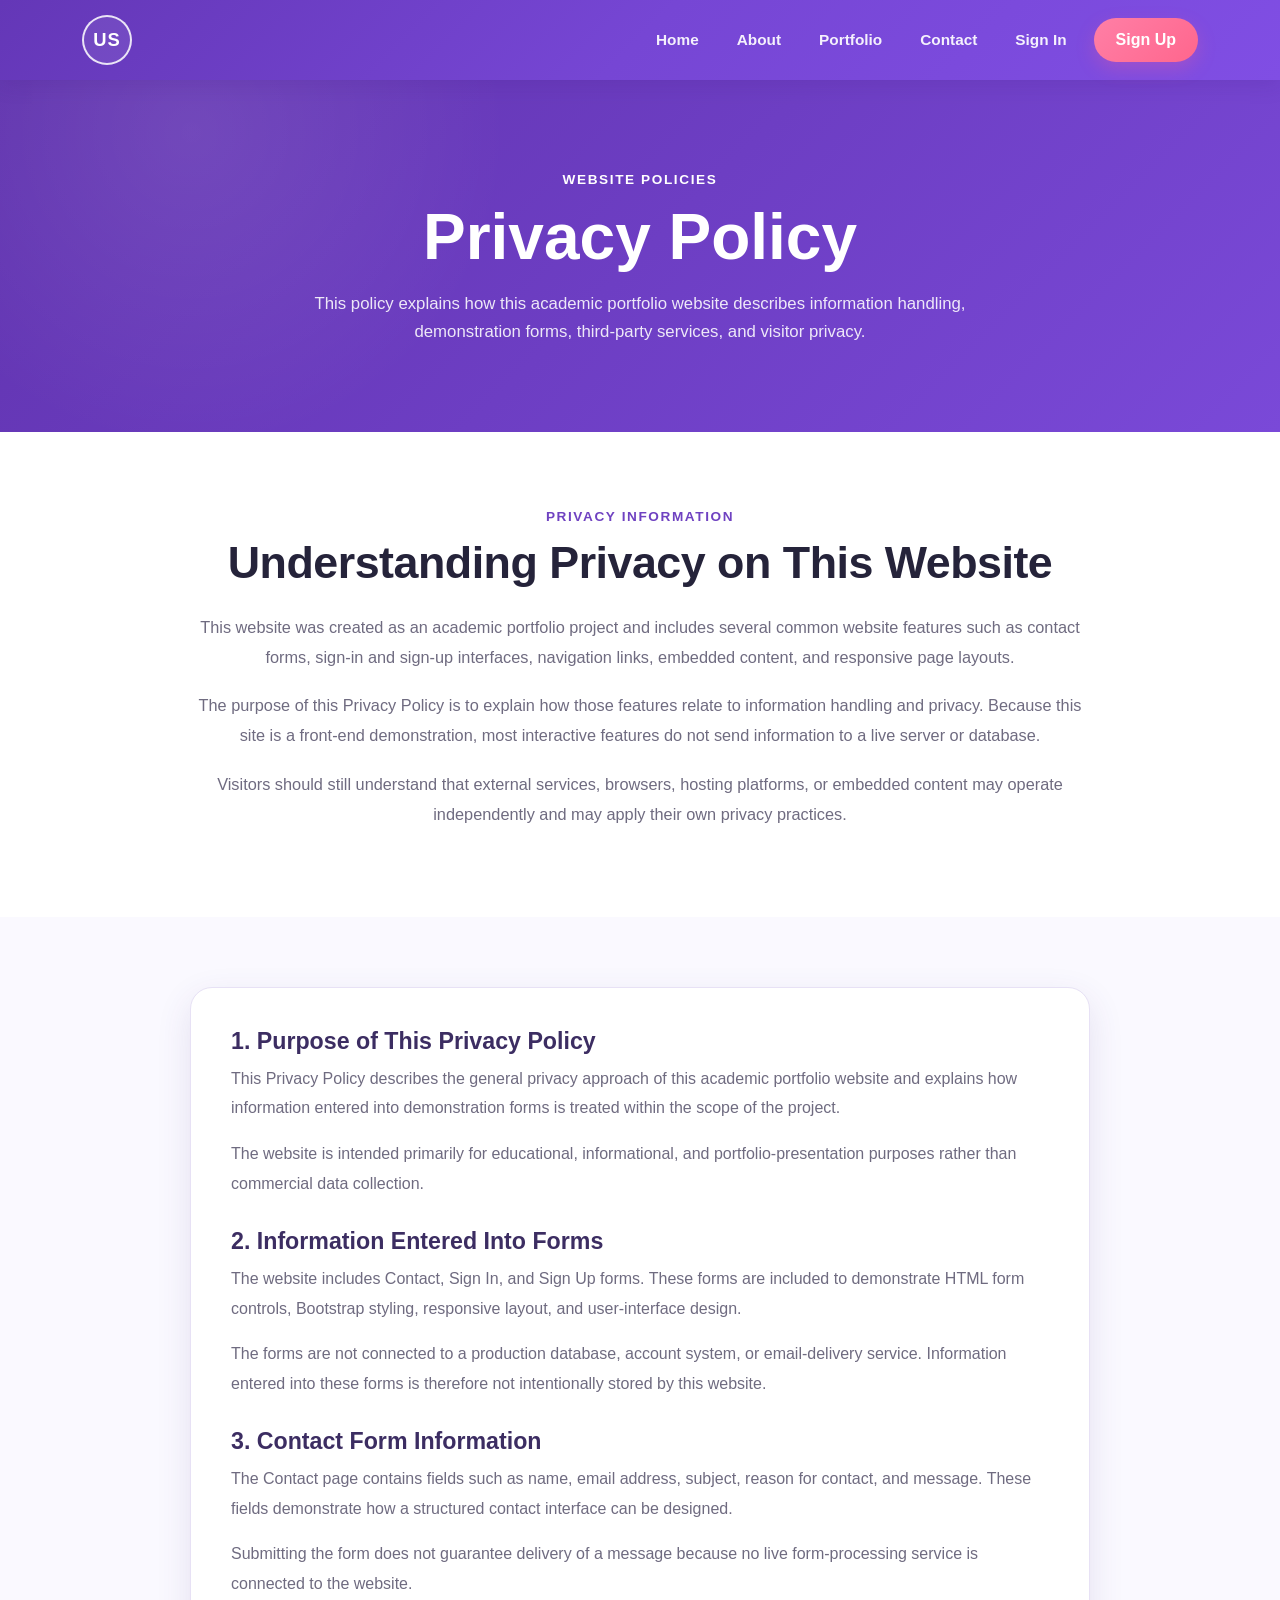
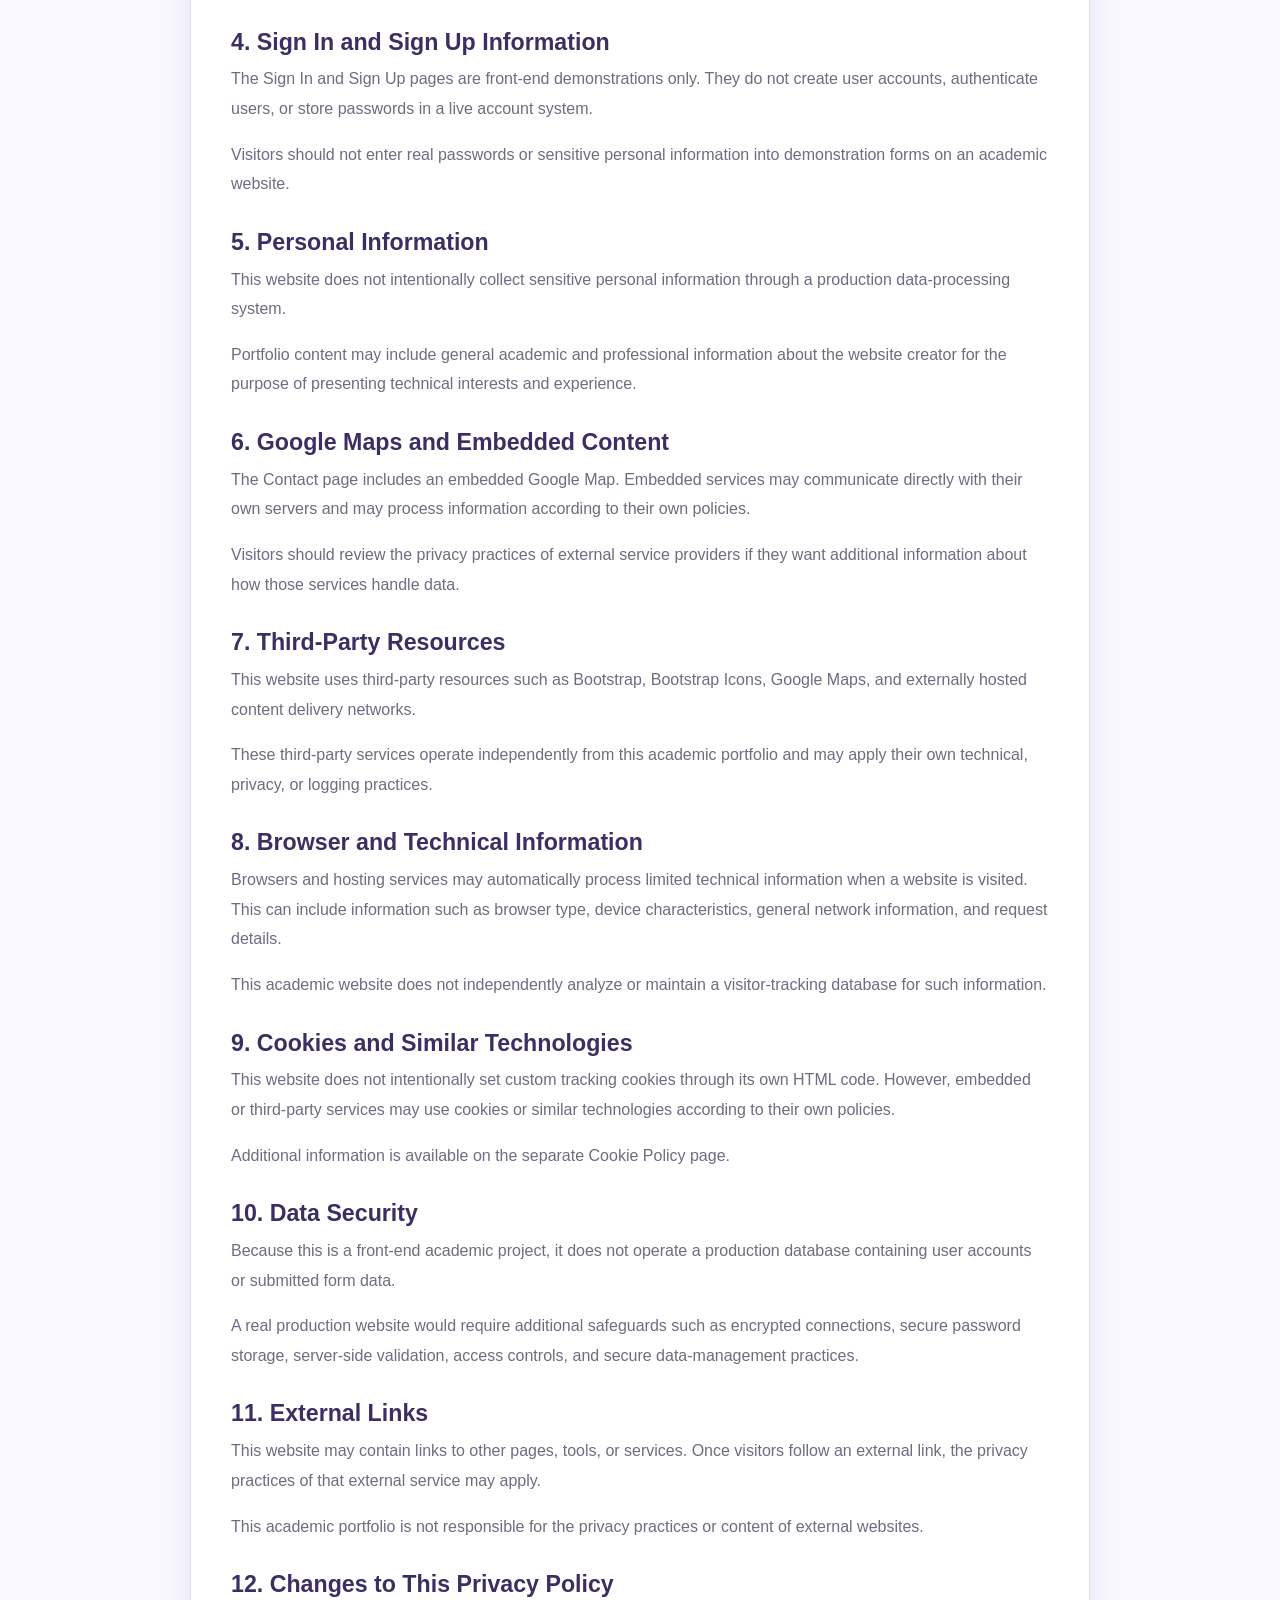
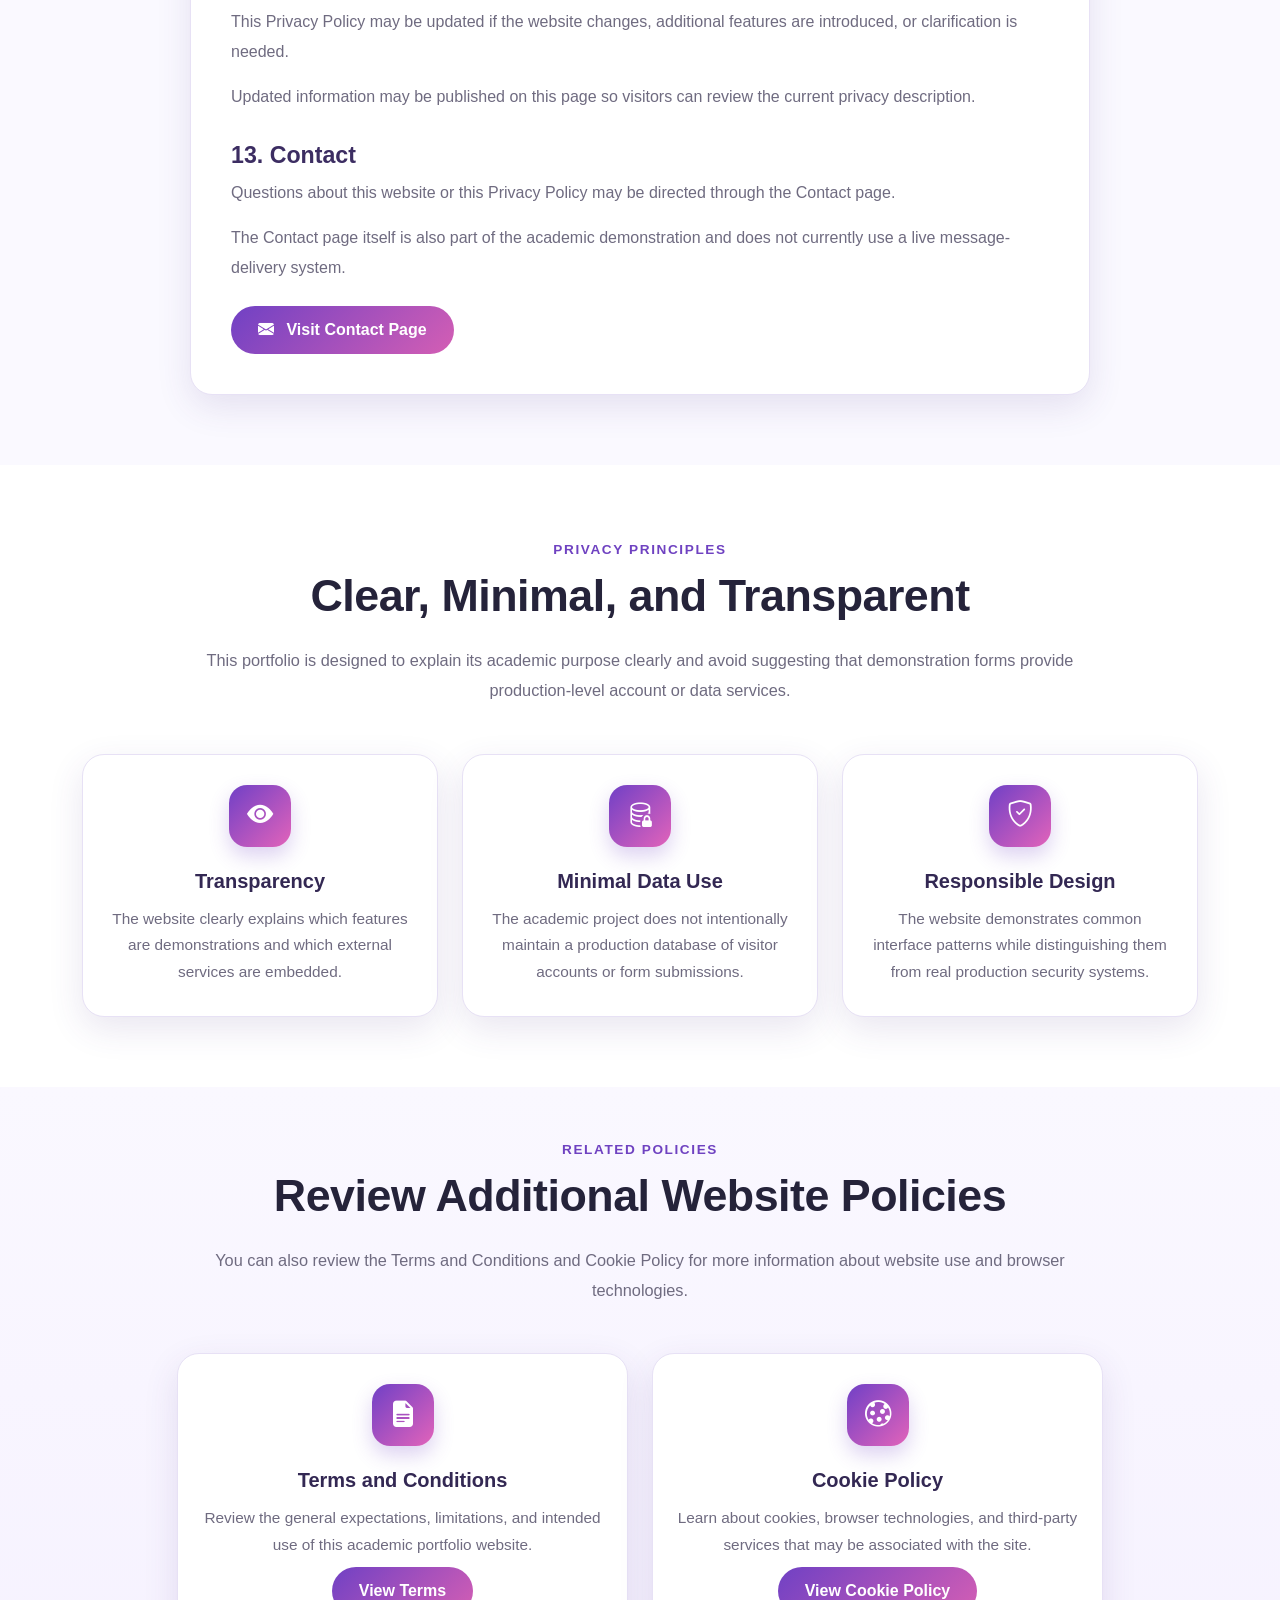
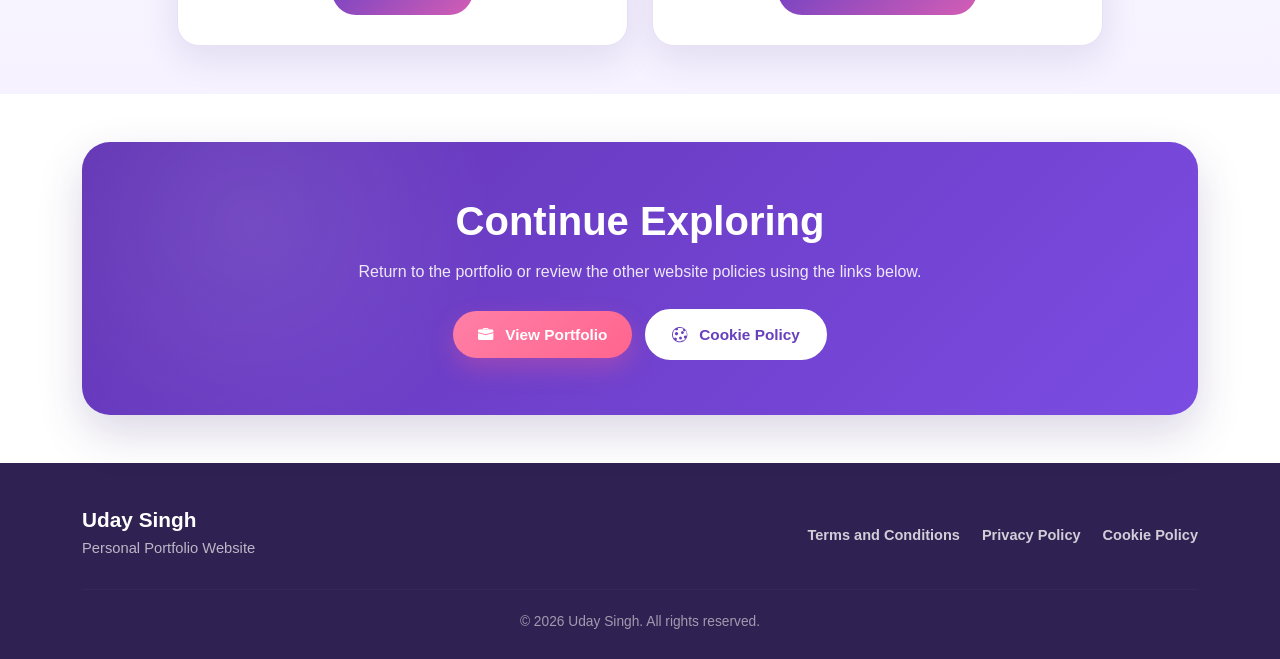
<file: privacy.html>
<!-- Name: Uday Singh -->
<!-- Course: Database Systems [CS3600]-->
<!-- Lab Assignment 2: Personal Website using HTML, Bootstrap and CSS-->
<!-- Date: September 28, 2026-->
<!-- Submitted to: Mr. Hasan Rahman-->
 

<!DOCTYPE html>
<html lang="en">

<head>
    <meta charset="UTF-8">

    <meta
        name="viewport"
        content="width=device-width, initial-scale=1.0"
    >

    <meta
        name="description"
        content="Privacy Policy for Uday Singh's personal portfolio website."
    >

    <meta
        name="author"
        content="Uday Singh"
    >

    <title>Privacy Policy | Uday Singh</title>

    <!-- Bootstrap CSS -->
    <link
        href="https://cdn.jsdelivr.net/npm/bootstrap@5.3.3/dist/css/bootstrap.min.css"
        rel="stylesheet"
    >

    <!-- Bootstrap Icons -->
    <link
        rel="stylesheet"
        href="https://cdn.jsdelivr.net/npm/bootstrap-icons@1.11.3/font/bootstrap-icons.min.css"
    >

    <!-- Custom CSS -->
    <link
        rel="stylesheet"
        href="css/style.css"
    >
</head>


<body>

    <!-- =========================================================
         HEADER AND NAVIGATION
    ========================================================== -->
    <header>

        <nav class="navbar navbar-expand-lg navbar-dark custom-navbar">
            <div class="container">

                <a
                    class="navbar-brand fw-bold"
                    href="index.html"
                    aria-label="Uday Singh Home"
                >
                    US
                </a>

                <button
                    class="navbar-toggler"
                    type="button"
                    data-bs-toggle="collapse"
                    data-bs-target="#mainNavbar"
                    aria-controls="mainNavbar"
                    aria-expanded="false"
                    aria-label="Toggle navigation"
                >
                    <span class="navbar-toggler-icon"></span>
                </button>


                <div
                    class="collapse navbar-collapse"
                    id="mainNavbar"
                >

                    <ul class="navbar-nav ms-auto align-items-lg-center">

                        <li class="nav-item">
                            <a
                                class="nav-link"
                                href="index.html"
                            >
                                Home
                            </a>
                        </li>

                        <li class="nav-item">
                            <a
                                class="nav-link"
                                href="about.html"
                            >
                                About
                            </a>
                        </li>

                        <li class="nav-item">
                            <a
                                class="nav-link"
                                href="portfolio.html"
                            >
                                Portfolio
                            </a>
                        </li>

                        <li class="nav-item">
                            <a
                                class="nav-link"
                                href="contact.html"
                            >
                                Contact
                            </a>
                        </li>

                        <li class="nav-item">
                            <a
                                class="nav-link"
                                href="signin.html"
                            >
                                Sign In
                            </a>
                        </li>

                        <li class="nav-item ms-lg-2">
                            <a
                                class="btn signup-btn"
                                href="signup.html"
                            >
                                Sign Up
                            </a>
                        </li>

                    </ul>

                </div>

            </div>
        </nav>

    </header>


    <!-- =========================================================
         MAIN CONTENT
    ========================================================== -->
    <main>

        <!-- =====================================================
             PRIVACY PAGE HERO
        ====================================================== -->
        <section class="page-hero">

            <div class="container">

                <span class="section-label text-white">
                    Website Policies
                </span>

                <h1>
                    Privacy Policy
                </h1>

                <p>
                    This policy explains how this academic portfolio website
                    describes information handling, demonstration forms,
                    third-party services, and visitor privacy.
                </p>

            </div>

        </section>


        <!-- =====================================================
             PRIVACY INTRODUCTION
        ====================================================== -->
        <section class="content-section">

            <div class="container">

                <div class="row justify-content-center">

                    <div class="col-lg-10 text-center">

                        <span class="section-label">
                            Privacy Information
                        </span>

                        <h2 class="section-title">
                            Understanding Privacy on This Website
                        </h2>

                        <p class="section-description">
                            This website was created as an academic portfolio project
                            and includes several common website features such as contact
                            forms, sign-in and sign-up interfaces, navigation links,
                            embedded content, and responsive page layouts.
                        </p>

                        <p class="section-description">
                            The purpose of this Privacy Policy is to explain how those
                            features relate to information handling and privacy. Because
                            this site is a front-end demonstration, most interactive
                            features do not send information to a live server or database.
                        </p>

                        <p class="section-description">
                            Visitors should still understand that external services,
                            browsers, hosting platforms, or embedded content may operate
                            independently and may apply their own privacy practices.
                        </p>

                    </div>

                </div>

            </div>

        </section>


        <!-- =====================================================
             PRIVACY POLICY CONTENT
        ====================================================== -->
        <section class="policy-section">

            <div class="container">

                <article class="policy-content">

                    <!-- Section 1 -->
                    <h2>
                        1. Purpose of This Privacy Policy
                    </h2>

                    <p>
                        This Privacy Policy describes the general privacy approach of
                        this academic portfolio website and explains how information
                        entered into demonstration forms is treated within the scope of
                        the project.
                    </p>

                    <p>
                        The website is intended primarily for educational,
                        informational, and portfolio-presentation purposes rather than
                        commercial data collection.
                    </p>


                    <!-- Section 2 -->
                    <h2>
                        2. Information Entered Into Forms
                    </h2>

                    <p>
                        The website includes Contact, Sign In, and Sign Up forms. These
                        forms are included to demonstrate HTML form controls, Bootstrap
                        styling, responsive layout, and user-interface design.
                    </p>

                    <p>
                        The forms are not connected to a production database, account
                        system, or email-delivery service. Information entered into these
                        forms is therefore not intentionally stored by this website.
                    </p>


                    <!-- Section 3 -->
                    <h2>
                        3. Contact Form Information
                    </h2>

                    <p>
                        The Contact page contains fields such as name, email address,
                        subject, reason for contact, and message. These fields demonstrate
                        how a structured contact interface can be designed.
                    </p>

                    <p>
                        Submitting the form does not guarantee delivery of a message
                        because no live form-processing service is connected to the
                        website.
                    </p>


                    <!-- Section 4 -->
                    <h2>
                        4. Sign In and Sign Up Information
                    </h2>

                    <p>
                        The Sign In and Sign Up pages are front-end demonstrations only.
                        They do not create user accounts, authenticate users, or store
                        passwords in a live account system.
                    </p>

                    <p>
                        Visitors should not enter real passwords or sensitive personal
                        information into demonstration forms on an academic website.
                    </p>


                    <!-- Section 5 -->
                    <h2>
                        5. Personal Information
                    </h2>

                    <p>
                        This website does not intentionally collect sensitive personal
                        information through a production data-processing system.
                    </p>

                    <p>
                        Portfolio content may include general academic and professional
                        information about the website creator for the purpose of
                        presenting technical interests and experience.
                    </p>


                    <!-- Section 6 -->
                    <h2>
                        6. Google Maps and Embedded Content
                    </h2>

                    <p>
                        The Contact page includes an embedded Google Map. Embedded
                        services may communicate directly with their own servers and may
                        process information according to their own policies.
                    </p>

                    <p>
                        Visitors should review the privacy practices of external service
                        providers if they want additional information about how those
                        services handle data.
                    </p>


                    <!-- Section 7 -->
                    <h2>
                        7. Third-Party Resources
                    </h2>

                    <p>
                        This website uses third-party resources such as Bootstrap,
                        Bootstrap Icons, Google Maps, and externally hosted content
                        delivery networks.
                    </p>

                    <p>
                        These third-party services operate independently from this
                        academic portfolio and may apply their own technical, privacy,
                        or logging practices.
                    </p>


                    <!-- Section 8 -->
                    <h2>
                        8. Browser and Technical Information
                    </h2>

                    <p>
                        Browsers and hosting services may automatically process limited
                        technical information when a website is visited. This can include
                        information such as browser type, device characteristics, general
                        network information, and request details.
                    </p>

                    <p>
                        This academic website does not independently analyze or maintain
                        a visitor-tracking database for such information.
                    </p>


                    <!-- Section 9 -->
                    <h2>
                        9. Cookies and Similar Technologies
                    </h2>

                    <p>
                        This website does not intentionally set custom tracking cookies
                        through its own HTML code. However, embedded or third-party
                        services may use cookies or similar technologies according to
                        their own policies.
                    </p>

                    <p>
                        Additional information is available on the separate Cookie Policy
                        page.
                    </p>


                    <!-- Section 10 -->
                    <h2>
                        10. Data Security
                    </h2>

                    <p>
                        Because this is a front-end academic project, it does not operate
                        a production database containing user accounts or submitted form
                        data.
                    </p>

                    <p>
                        A real production website would require additional safeguards such
                        as encrypted connections, secure password storage, server-side
                        validation, access controls, and secure data-management practices.
                    </p>


                    <!-- Section 11 -->
                    <h2>
                        11. External Links
                    </h2>

                    <p>
                        This website may contain links to other pages, tools, or services.
                        Once visitors follow an external link, the privacy practices of
                        that external service may apply.
                    </p>

                    <p>
                        This academic portfolio is not responsible for the privacy
                        practices or content of external websites.
                    </p>


                    <!-- Section 12 -->
                    <h2>
                        12. Changes to This Privacy Policy
                    </h2>

                    <p>
                        This Privacy Policy may be updated if the website changes,
                        additional features are introduced, or clarification is needed.
                    </p>

                    <p>
                        Updated information may be published on this page so visitors can
                        review the current privacy description.
                    </p>


                    <!-- Section 13 -->
                    <h2>
                        13. Contact
                    </h2>

                    <p>
                        Questions about this website or this Privacy Policy may be
                        directed through the Contact page.
                    </p>

                    <p>
                        The Contact page itself is also part of the academic
                        demonstration and does not currently use a live message-delivery
                        system.
                    </p>


                    <div class="mt-4">

                        <a
                            href="contact.html"
                            class="btn form-submit-btn"
                        >
                            <i class="bi bi-envelope-fill me-2"></i>
                            Visit Contact Page
                        </a>

                    </div>

                </article>

            </div>

        </section>


        <!-- =====================================================
             PRIVACY PRINCIPLES
        ====================================================== -->
        <section class="content-section">

            <div class="container">

                <div class="text-center mb-5">

                    <span class="section-label">
                        Privacy Principles
                    </span>

                    <h2 class="section-title">
                        Clear, Minimal, and Transparent
                    </h2>

                    <p class="section-description">
                        This portfolio is designed to explain its academic purpose
                        clearly and avoid suggesting that demonstration forms provide
                        production-level account or data services.
                    </p>

                </div>


                <div class="row g-4">

                    <div class="col-md-4">

                        <article class="interest-card h-100 text-center">

                            <div class="interest-icon mx-auto">
                                <i class="bi bi-eye-fill"></i>
                            </div>

                            <h3>
                                Transparency
                            </h3>

                            <p>
                                The website clearly explains which features are
                                demonstrations and which external services are embedded.
                            </p>

                        </article>

                    </div>


                    <div class="col-md-4">

                        <article class="interest-card h-100 text-center">

                            <div class="interest-icon mx-auto">
                                <i class="bi bi-database-lock"></i>
                            </div>

                            <h3>
                                Minimal Data Use
                            </h3>

                            <p>
                                The academic project does not intentionally maintain a
                                production database of visitor accounts or form
                                submissions.
                            </p>

                        </article>

                    </div>


                    <div class="col-md-4">

                        <article class="interest-card h-100 text-center">

                            <div class="interest-icon mx-auto">
                                <i class="bi bi-shield-check"></i>
                            </div>

                            <h3>
                                Responsible Design
                            </h3>

                            <p>
                                The website demonstrates common interface patterns while
                                distinguishing them from real production security systems.
                            </p>

                        </article>

                    </div>

                </div>

            </div>

        </section>


        <!-- =====================================================
             RELATED POLICIES
        ====================================================== -->
        <section class="interest-section py-5">

            <div class="container">

                <div class="text-center mb-5">

                    <span class="section-label">
                        Related Policies
                    </span>

                    <h2 class="section-title">
                        Review Additional Website Policies
                    </h2>

                    <p class="section-description">
                        You can also review the Terms and Conditions and Cookie Policy
                        for more information about website use and browser technologies.
                    </p>

                </div>


                <div class="row g-4 justify-content-center">

                    <div class="col-md-6 col-lg-5">

                        <article class="interest-card h-100 text-center">

                            <div class="interest-icon mx-auto">
                                <i class="bi bi-file-earmark-text-fill"></i>
                            </div>

                            <h3>
                                Terms and Conditions
                            </h3>

                            <p>
                                Review the general expectations, limitations, and
                                intended use of this academic portfolio website.
                            </p>

                            <a
                                href="terms.html"
                                class="btn form-submit-btn mt-2"
                            >
                                View Terms
                            </a>

                        </article>

                    </div>


                    <div class="col-md-6 col-lg-5">

                        <article class="interest-card h-100 text-center">

                            <div class="interest-icon mx-auto">
                                <i class="bi bi-cookie"></i>
                            </div>

                            <h3>
                                Cookie Policy
                            </h3>

                            <p>
                                Learn about cookies, browser technologies, and
                                third-party services that may be associated with the site.
                            </p>

                            <a
                                href="cookies.html"
                                class="btn form-submit-btn mt-2"
                            >
                                View Cookie Policy
                            </a>

                        </article>

                    </div>

                </div>

            </div>

        </section>


        <!-- =====================================================
             CALL TO ACTION
        ====================================================== -->
        <section class="home-cta py-5">

            <div class="container">

                <div class="cta-box text-center">

                    <h2>
                        Continue Exploring
                    </h2>

                    <p>
                        Return to the portfolio or review the other website policies
                        using the links below.
                    </p>

                    <div class="mt-4">

                        <a
                            href="portfolio.html"
                            class="btn hero-primary-btn"
                        >
                            <i class="bi bi-briefcase-fill me-2"></i>
                            View Portfolio
                        </a>

                        <a
                            href="cookies.html"
                            class="btn hero-secondary-btn ms-sm-2"
                        >
                            <i class="bi bi-cookie me-2"></i>
                            Cookie Policy
                        </a>

                    </div>

                </div>

            </div>

        </section>

    </main>


    <!-- =========================================================
         FOOTER
    ========================================================== -->
    <footer class="site-footer">

        <div class="container">

            <div class="row align-items-center gy-3">

                <div class="col-lg-5 text-center text-lg-start">

                    <h3 class="footer-name">
                        Uday Singh
                    </h3>

                    <p class="footer-description mb-0">
                        Personal Portfolio Website
                    </p>

                </div>


                <div class="col-lg-7">

                    <nav
                        class="footer-navigation"
                        aria-label="Footer navigation"
                    >

                        <ul class="footer-menu">

                            <li>
                                <a href="terms.html">
                                    Terms and Conditions
                                </a>
                            </li>

                            <li>
                                <a
                                    href="privacy.html"
                                    aria-current="page"
                                >
                                    Privacy Policy
                                </a>
                            </li>

                            <li>
                                <a href="cookies.html">
                                    Cookie Policy
                                </a>
                            </li>

                        </ul>

                    </nav>

                </div>

            </div>


            <hr class="footer-divider">


            <div class="text-center">

                <p class="copyright mb-0">
                    &copy; 2026 Uday Singh. All rights reserved.
                </p>

            </div>

        </div>

    </footer>


    <!-- =========================================================
         BOOTSTRAP JAVASCRIPT
    ========================================================== -->
    <script
        src="https://cdn.jsdelivr.net/npm/bootstrap@5.3.3/dist/js/bootstrap.bundle.min.js"
    ></script>

</body>

</html>
</file>
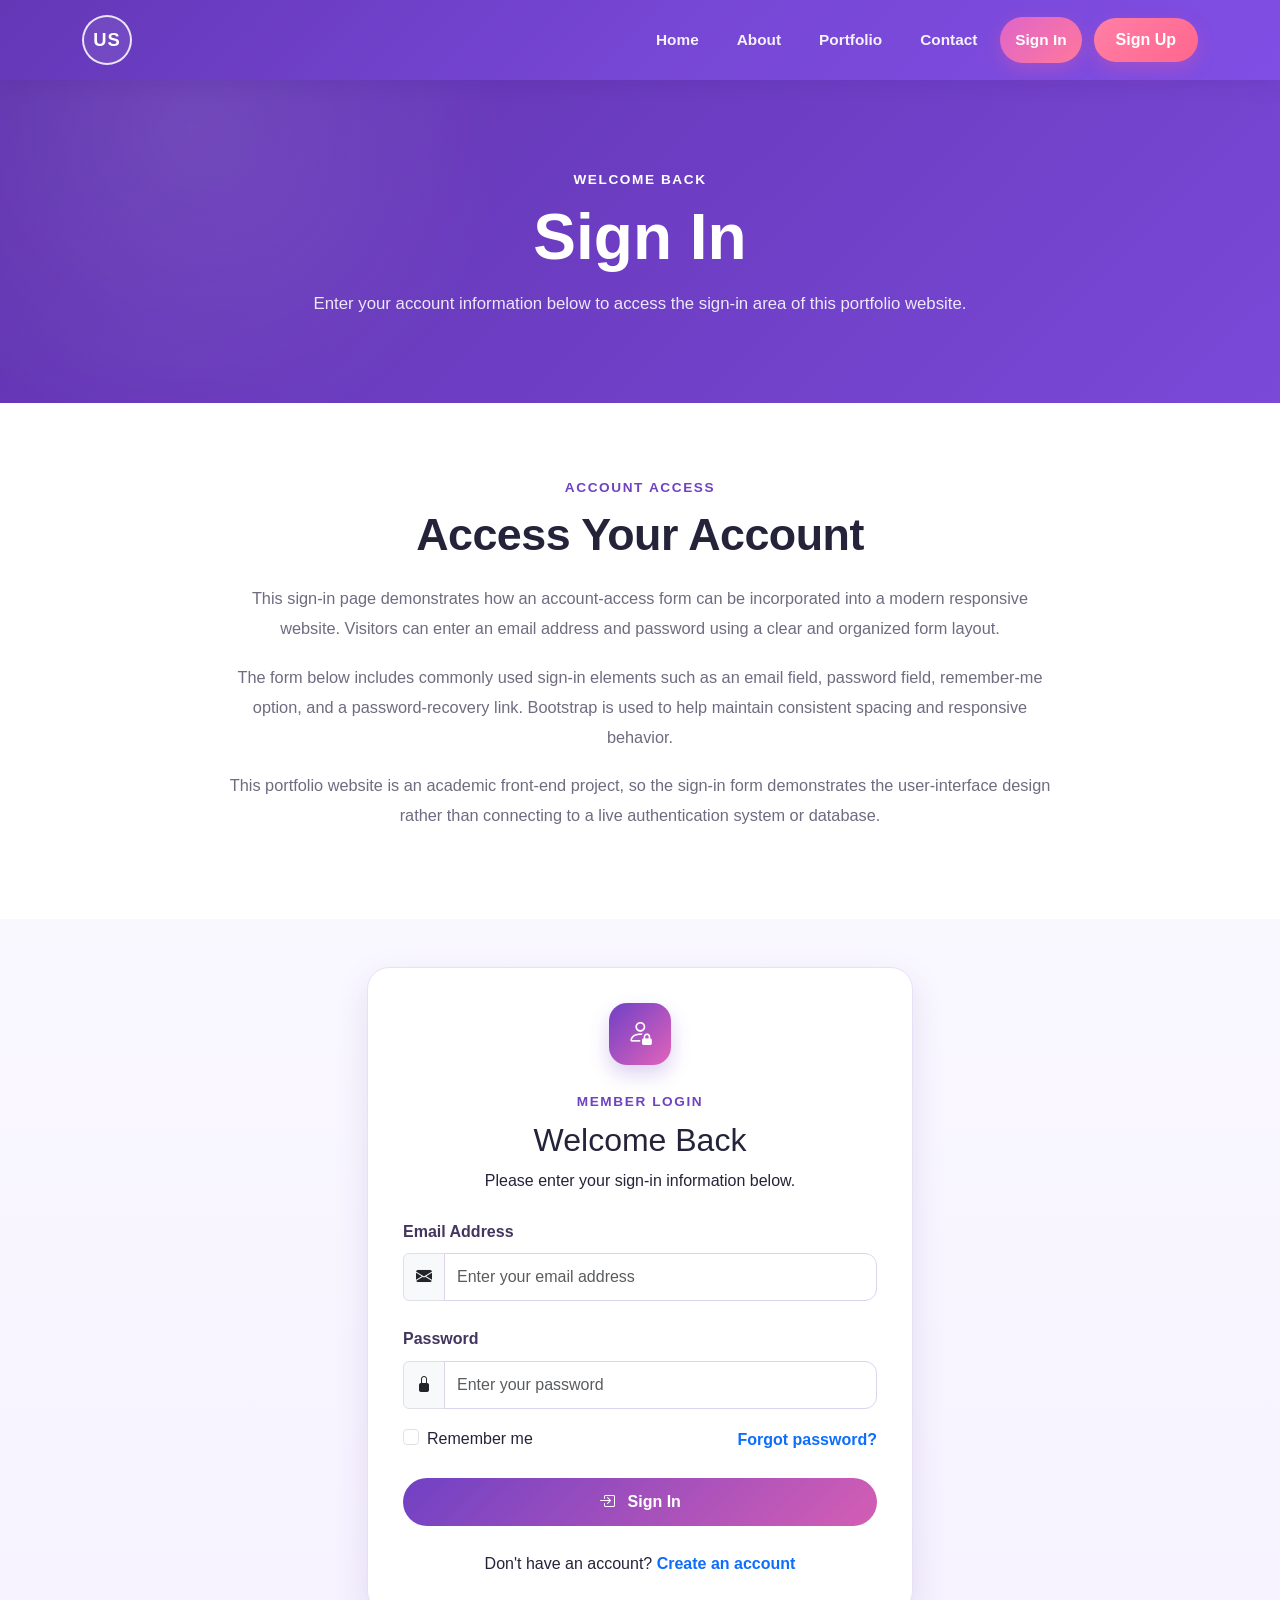
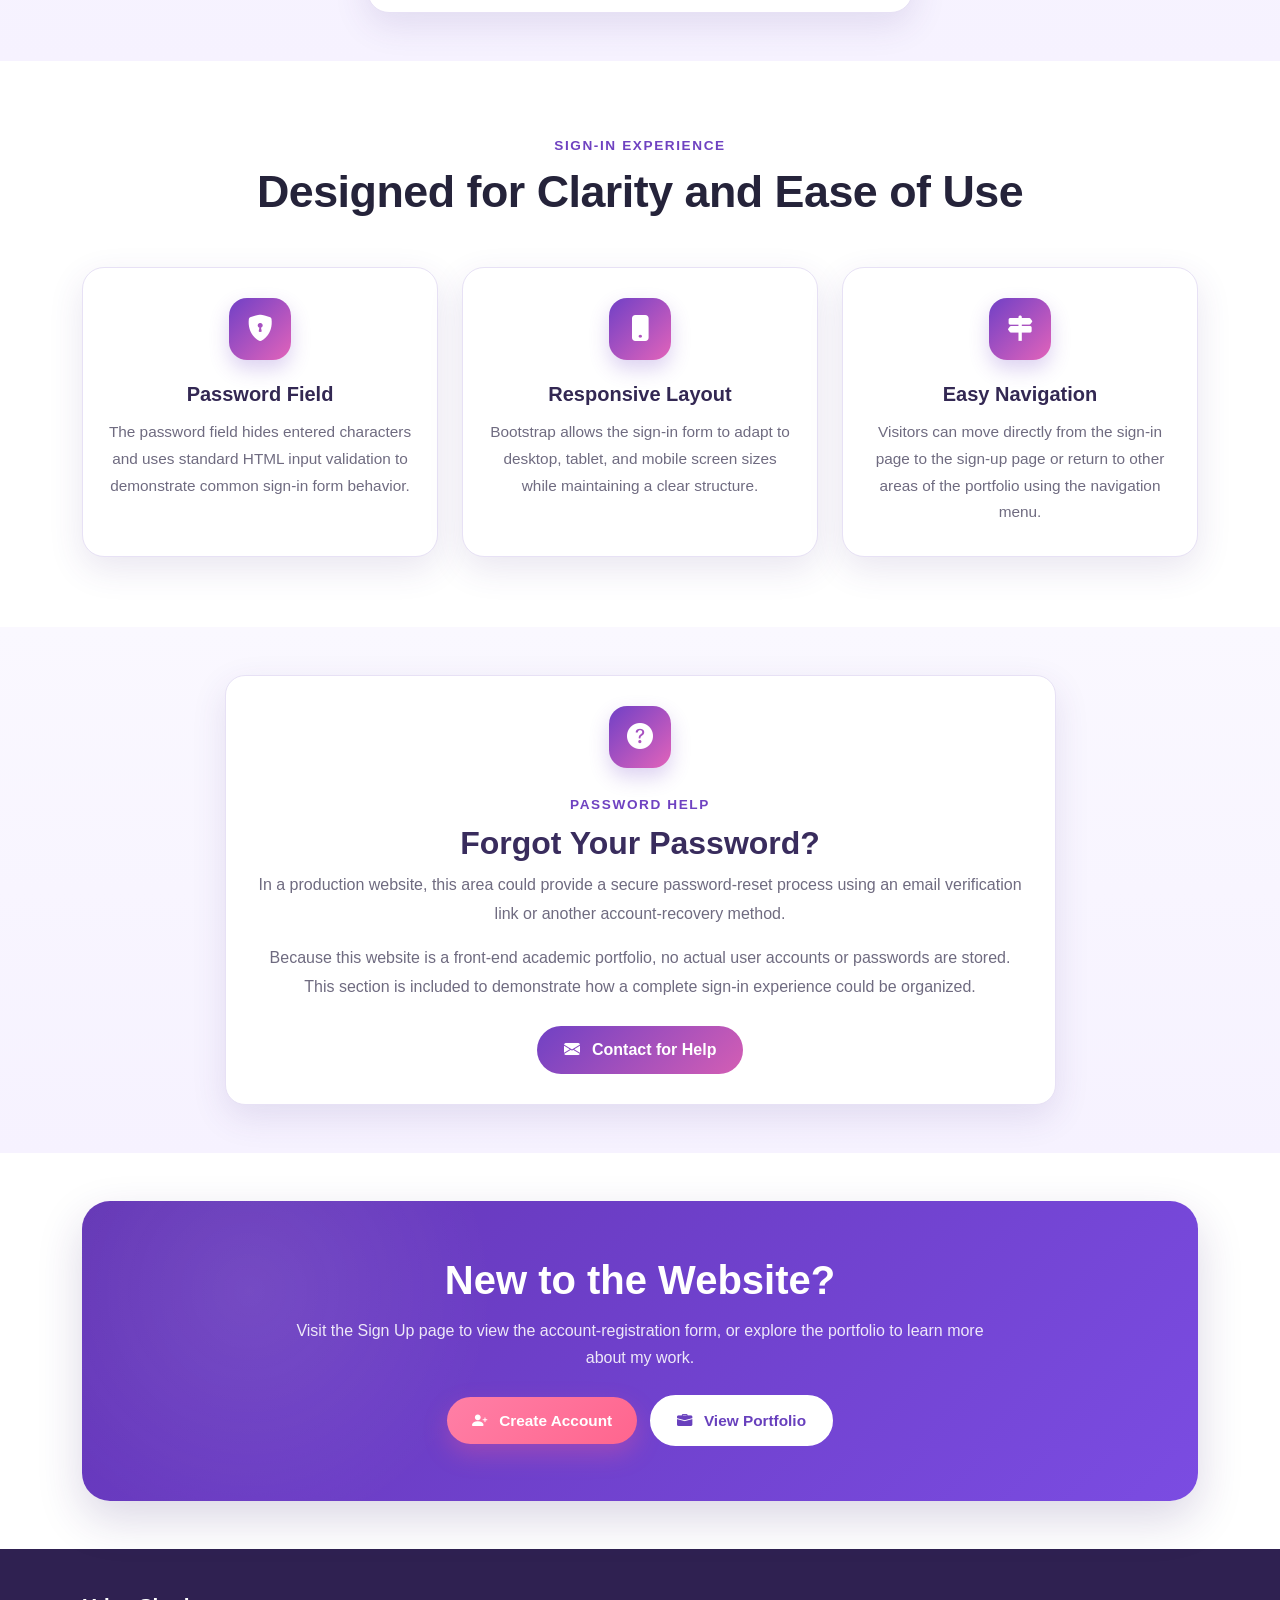
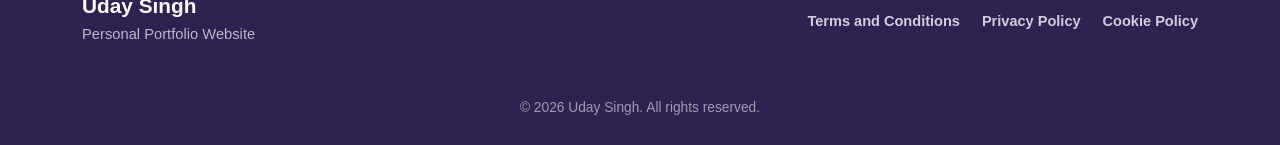
<file: signin.html>
<!-- Name: Uday Singh -->
<!-- Course: Database Systems [CS3600]-->
<!-- Lab Assignment 2: Personal Website using HTML, Bootstrap and CSS-->
<!-- Date: September 28, 2026-->
<!-- Submitted to: Mr. Hasan Rahman-->


<!DOCTYPE html>
<html lang="en">

<head>
    <meta charset="UTF-8">

    <meta
        name="viewport"
        content="width=device-width, initial-scale=1.0"
    >

    <meta
        name="description"
        content="Sign in page for Uday Singh's personal portfolio website."
    >

    <meta
        name="author"
        content="Uday Singh"
    >

    <title>Sign In | Uday Singh</title>

    <!-- Bootstrap CSS -->
    <link
        href="https://cdn.jsdelivr.net/npm/bootstrap@5.3.3/dist/css/bootstrap.min.css"
        rel="stylesheet"
    >

    <!-- Bootstrap Icons -->
    <link
        rel="stylesheet"
        href="https://cdn.jsdelivr.net/npm/bootstrap-icons@1.11.3/font/bootstrap-icons.min.css"
    >

    <!-- Custom CSS -->
    <link
        rel="stylesheet"
        href="css/style.css"
    >
</head>


<body>

    <!-- =========================================================
         HEADER AND NAVIGATION
    ========================================================== -->
    <header>

        <nav class="navbar navbar-expand-lg navbar-dark custom-navbar">
            <div class="container">

                <a
                    class="navbar-brand fw-bold"
                    href="index.html"
                    aria-label="Uday Singh Home"
                >
                    US
                </a>

                <button
                    class="navbar-toggler"
                    type="button"
                    data-bs-toggle="collapse"
                    data-bs-target="#mainNavbar"
                    aria-controls="mainNavbar"
                    aria-expanded="false"
                    aria-label="Toggle navigation"
                >
                    <span class="navbar-toggler-icon"></span>
                </button>


                <div
                    class="collapse navbar-collapse"
                    id="mainNavbar"
                >

                    <ul class="navbar-nav ms-auto align-items-lg-center">

                        <li class="nav-item">
                            <a
                                class="nav-link"
                                href="index.html"
                            >
                                Home
                            </a>
                        </li>

                        <li class="nav-item">
                            <a
                                class="nav-link"
                                href="about.html"
                            >
                                About
                            </a>
                        </li>

                        <li class="nav-item">
                            <a
                                class="nav-link"
                                href="portfolio.html"
                            >
                                Portfolio
                            </a>
                        </li>

                        <li class="nav-item">
                            <a
                                class="nav-link"
                                href="contact.html"
                            >
                                Contact
                            </a>
                        </li>

                        <li class="nav-item">
                            <a
                                class="nav-link active"
                                aria-current="page"
                                href="signin.html"
                            >
                                Sign In
                            </a>
                        </li>

                        <li class="nav-item ms-lg-2">
                            <a
                                class="btn signup-btn"
                                href="signup.html"
                            >
                                Sign Up
                            </a>
                        </li>

                    </ul>

                </div>

            </div>
        </nav>

    </header>


    <!-- =========================================================
         MAIN CONTENT
    ========================================================== -->
    <main>

        <!-- =====================================================
             SIGN IN PAGE HERO
        ====================================================== -->
        <section class="page-hero">

            <div class="container">

                <span class="section-label text-white">
                    Welcome Back
                </span>

                <h1>
                    Sign In
                </h1>

                <p>
                    Enter your account information below to access the sign-in
                    area of this portfolio website.
                </p>

            </div>

        </section>


        <!-- =====================================================
             SIGN IN INTRODUCTION
        ====================================================== -->
        <section class="content-section">

            <div class="container">

                <div class="row justify-content-center">

                    <div class="col-lg-9 text-center">

                        <span class="section-label">
                            Account Access
                        </span>

                        <h2 class="section-title">
                            Access Your Account
                        </h2>

                        <p class="section-description">
                            This sign-in page demonstrates how an account-access form can
                            be incorporated into a modern responsive website. Visitors can
                            enter an email address and password using a clear and organized
                            form layout.
                        </p>

                        <p class="section-description">
                            The form below includes commonly used sign-in elements such as
                            an email field, password field, remember-me option, and a
                            password-recovery link. Bootstrap is used to help maintain
                            consistent spacing and responsive behavior.
                        </p>

                        <p class="section-description">
                            This portfolio website is an academic front-end project, so the
                            sign-in form demonstrates the user-interface design rather than
                            connecting to a live authentication system or database.
                        </p>

                    </div>

                </div>

            </div>

        </section>


        <!-- =====================================================
             SIGN IN FORM
        ====================================================== -->
        <section class="interest-section py-5">

            <div class="container">

                <div class="row justify-content-center">

                    <div class="col-md-10 col-lg-6">

                        <div class="form-card">

                            <div class="text-center mb-4">

                                <div class="interest-icon mx-auto">
                                    <i class="bi bi-person-lock"></i>
                                </div>

                                <span class="section-label">
                                    Member Login
                                </span>

                                <h2 class="mb-2">
                                    Welcome Back
                                </h2>

                                <p class="mb-0">
                                    Please enter your sign-in information below.
                                </p>

                            </div>


                            <form
                                action="#"
                                method="post"
                            >

                                <!-- Email Address -->
                                <div class="mb-4">

                                    <label
                                        for="signinEmail"
                                        class="form-label"
                                    >
                                        Email Address
                                    </label>

                                    <div class="input-group">

                                        <span class="input-group-text">
                                            <i class="bi bi-envelope-fill"></i>
                                        </span>

                                        <input
                                            type="email"
                                            class="form-control"
                                            id="signinEmail"
                                            name="signinEmail"
                                            placeholder="Enter your email address"
                                            required
                                        >

                                    </div>

                                </div>


                                <!-- Password -->
                                <div class="mb-3">

                                    <label
                                        for="signinPassword"
                                        class="form-label"
                                    >
                                        Password
                                    </label>

                                    <div class="input-group">

                                        <span class="input-group-text">
                                            <i class="bi bi-lock-fill"></i>
                                        </span>

                                        <input
                                            type="password"
                                            class="form-control"
                                            id="signinPassword"
                                            name="signinPassword"
                                            placeholder="Enter your password"
                                            minlength="6"
                                            required
                                        >

                                    </div>

                                </div>


                                <!-- Remember Me and Forgot Password -->
                                <div
                                    class="d-flex flex-column flex-sm-row justify-content-between align-items-sm-center gap-2 mb-4"
                                >

                                    <div class="form-check">

                                        <input
                                            class="form-check-input"
                                            type="checkbox"
                                            id="rememberMe"
                                            name="rememberMe"
                                        >

                                        <label
                                            class="form-check-label"
                                            for="rememberMe"
                                        >
                                            Remember me
                                        </label>

                                    </div>


                                    <a
                                        href="#password-help"
                                        class="fw-semibold"
                                    >
                                        Forgot password?
                                    </a>

                                </div>


                                <!-- Sign In Button -->
                                <div class="d-grid">

                                    <button
                                        type="submit"
                                        class="btn form-submit-btn"
                                    >
                                        <i class="bi bi-box-arrow-in-right me-2"></i>
                                        Sign In
                                    </button>

                                </div>


                                <!-- Sign Up Link -->
                                <div class="text-center mt-4">

                                    <p class="mb-0">
                                        Don't have an account?
                                        <a
                                            href="signup.html"
                                            class="fw-bold"
                                        >
                                            Create an account
                                        </a>
                                    </p>

                                </div>

                            </form>

                        </div>

                    </div>

                </div>

            </div>

        </section>


        <!-- =====================================================
             SIGN IN INFORMATION
        ====================================================== -->
        <section class="content-section">

            <div class="container">

                <div class="text-center mb-5">

                    <span class="section-label">
                        Sign-In Experience
                    </span>

                    <h2 class="section-title">
                        Designed for Clarity and Ease of Use
                    </h2>

                </div>


                <div class="row g-4">

                    <!-- Secure Field Design -->
                    <div class="col-md-4">

                        <article class="interest-card h-100 text-center">

                            <div class="interest-icon mx-auto">
                                <i class="bi bi-shield-lock-fill"></i>
                            </div>

                            <h3>
                                Password Field
                            </h3>

                            <p>
                                The password field hides entered characters and uses
                                standard HTML input validation to demonstrate common
                                sign-in form behavior.
                            </p>

                        </article>

                    </div>


                    <!-- Responsive -->
                    <div class="col-md-4">

                        <article class="interest-card h-100 text-center">

                            <div class="interest-icon mx-auto">
                                <i class="bi bi-phone-fill"></i>
                            </div>

                            <h3>
                                Responsive Layout
                            </h3>

                            <p>
                                Bootstrap allows the sign-in form to adapt to desktop,
                                tablet, and mobile screen sizes while maintaining a clear
                                structure.
                            </p>

                        </article>

                    </div>


                    <!-- Easy Navigation -->
                    <div class="col-md-4">

                        <article class="interest-card h-100 text-center">

                            <div class="interest-icon mx-auto">
                                <i class="bi bi-signpost-2-fill"></i>
                            </div>

                            <h3>
                                Easy Navigation
                            </h3>

                            <p>
                                Visitors can move directly from the sign-in page to the
                                sign-up page or return to other areas of the portfolio
                                using the navigation menu.
                            </p>

                        </article>

                    </div>

                </div>

            </div>

        </section>


        <!-- =====================================================
             PASSWORD HELP
        ====================================================== -->
        <section
            class="interest-section py-5"
            id="password-help"
        >

            <div class="container">

                <div class="row justify-content-center">

                    <div class="col-lg-9">

                        <div class="content-card text-center">

                            <div class="interest-icon mx-auto">
                                <i class="bi bi-question-circle-fill"></i>
                            </div>

                            <span class="section-label">
                                Password Help
                            </span>

                            <h2>
                                Forgot Your Password?
                            </h2>

                            <p>
                                In a production website, this area could provide a secure
                                password-reset process using an email verification link or
                                another account-recovery method.
                            </p>

                            <p>
                                Because this website is a front-end academic portfolio,
                                no actual user accounts or passwords are stored. This
                                section is included to demonstrate how a complete sign-in
                                experience could be organized.
                            </p>

                            <a
                                href="contact.html"
                                class="btn form-submit-btn mt-2"
                            >
                                <i class="bi bi-envelope-fill me-2"></i>
                                Contact for Help
                            </a>

                        </div>

                    </div>

                </div>

            </div>

        </section>


        <!-- =====================================================
             CALL TO ACTION
        ====================================================== -->
        <section class="home-cta py-5">

            <div class="container">

                <div class="cta-box text-center">

                    <h2>
                        New to the Website?
                    </h2>

                    <p>
                        Visit the Sign Up page to view the account-registration form,
                        or explore the portfolio to learn more about my work.
                    </p>

                    <div class="mt-4">

                        <a
                            href="signup.html"
                            class="btn hero-primary-btn"
                        >
                            <i class="bi bi-person-plus-fill me-2"></i>
                            Create Account
                        </a>

                        <a
                            href="portfolio.html"
                            class="btn hero-secondary-btn ms-sm-2"
                        >
                            <i class="bi bi-briefcase-fill me-2"></i>
                            View Portfolio
                        </a>

                    </div>

                </div>

            </div>

        </section>

    </main>


    <!-- =========================================================
         FOOTER
    ========================================================== -->
    <footer class="site-footer">

        <div class="container">

            <div class="row align-items-center gy-3">

                <div class="col-lg-5 text-center text-lg-start">

                    <h3 class="footer-name">
                        Uday Singh
                    </h3>

                    <p class="footer-description mb-0">
                        Personal Portfolio Website
                    </p>

                </div>


                <div class="col-lg-7">

                    <nav
                        class="footer-navigation"
                        aria-label="Footer navigation"
                    >

                        <ul class="footer-menu">

                            <li>
                                <a href="terms.html">
                                    Terms and Conditions
                                </a>
                            </li>

                            <li>
                                <a href="privacy.html">
                                    Privacy Policy
                                </a>
                            </li>

                            <li>
                                <a href="cookies.html">
                                    Cookie Policy
                                </a>
                            </li>

                        </ul>

                    </nav>

                </div>

            </div>


            <hr class="footer-divider">


            <div class="text-center">

                <p class="copyright mb-0">
                    &copy; 2026 Uday Singh. All rights reserved.
                </p>

            </div>

        </div>

    </footer>


    <!-- =========================================================
         BOOTSTRAP JAVASCRIPT
    ========================================================== -->
    <script
        src="https://cdn.jsdelivr.net/npm/bootstrap@5.3.3/dist/js/bootstrap.bundle.min.js"
    ></script>

</body>

</html>
</file>
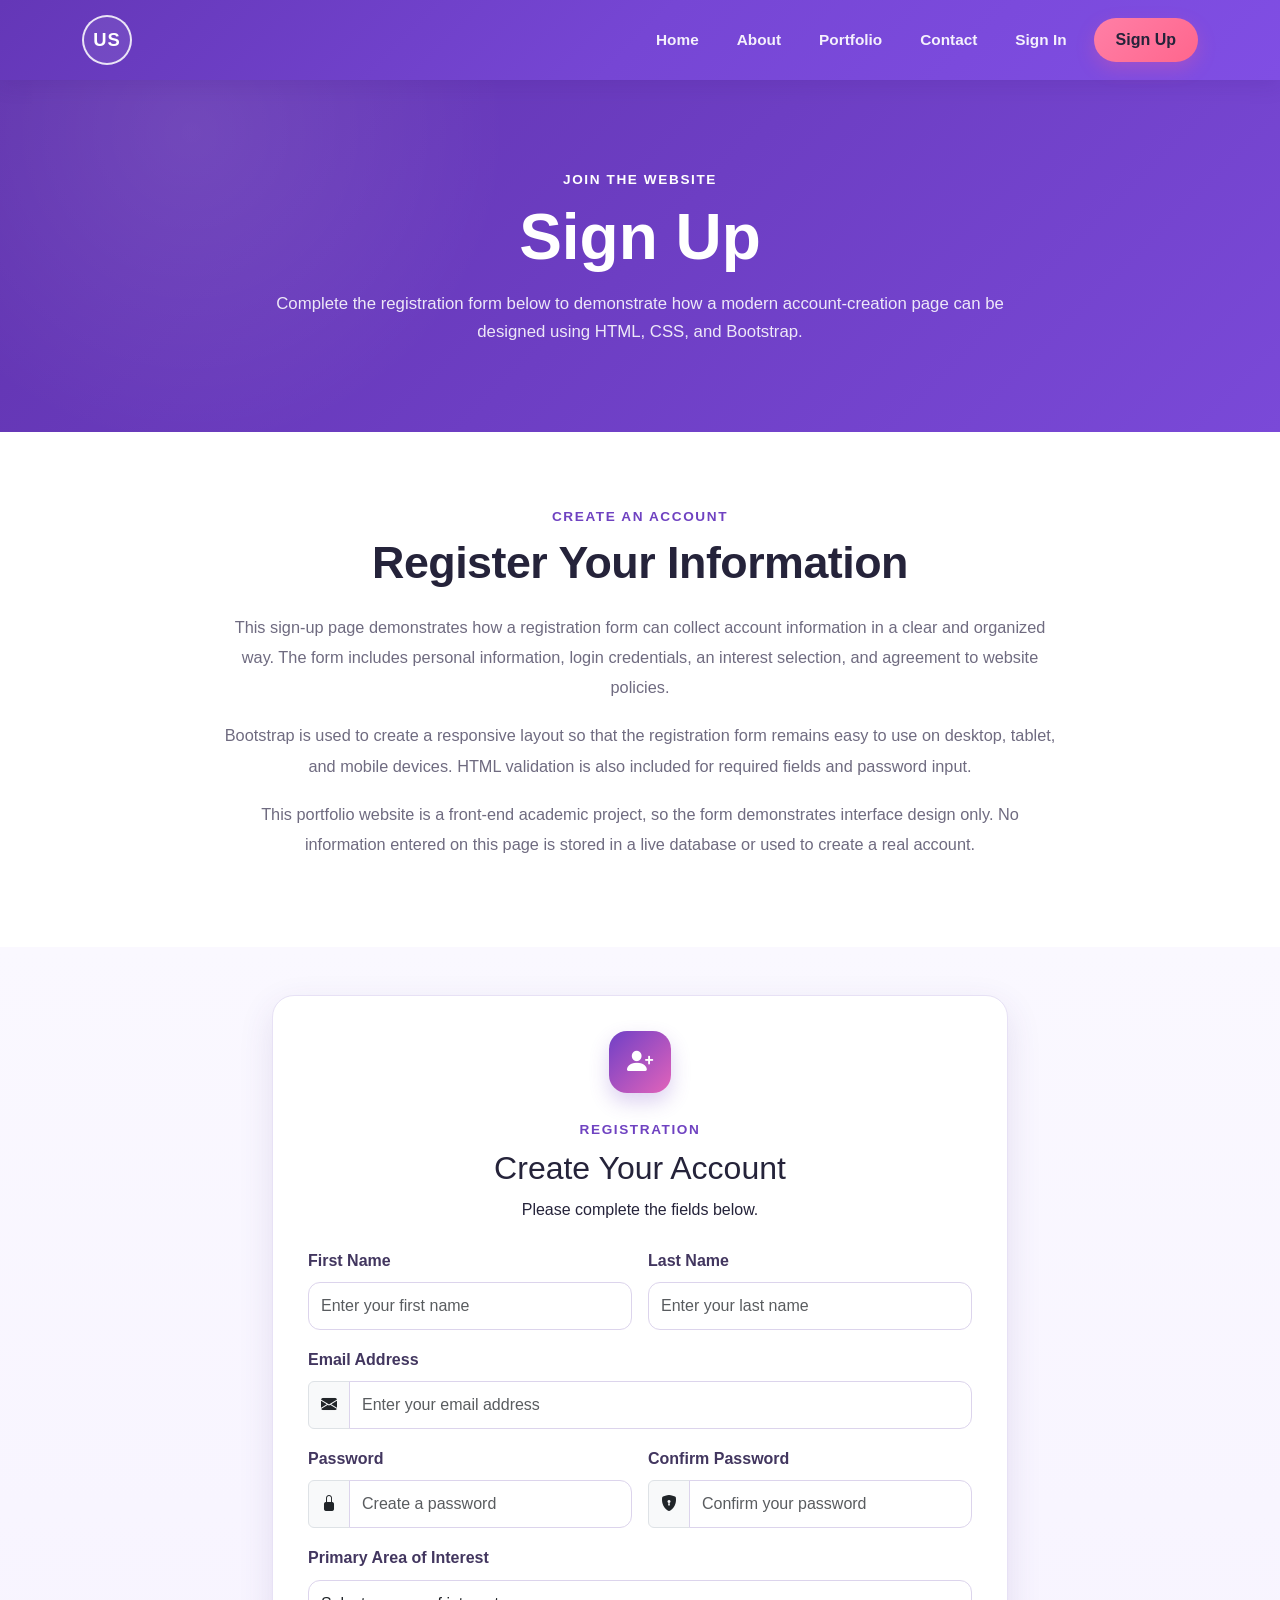
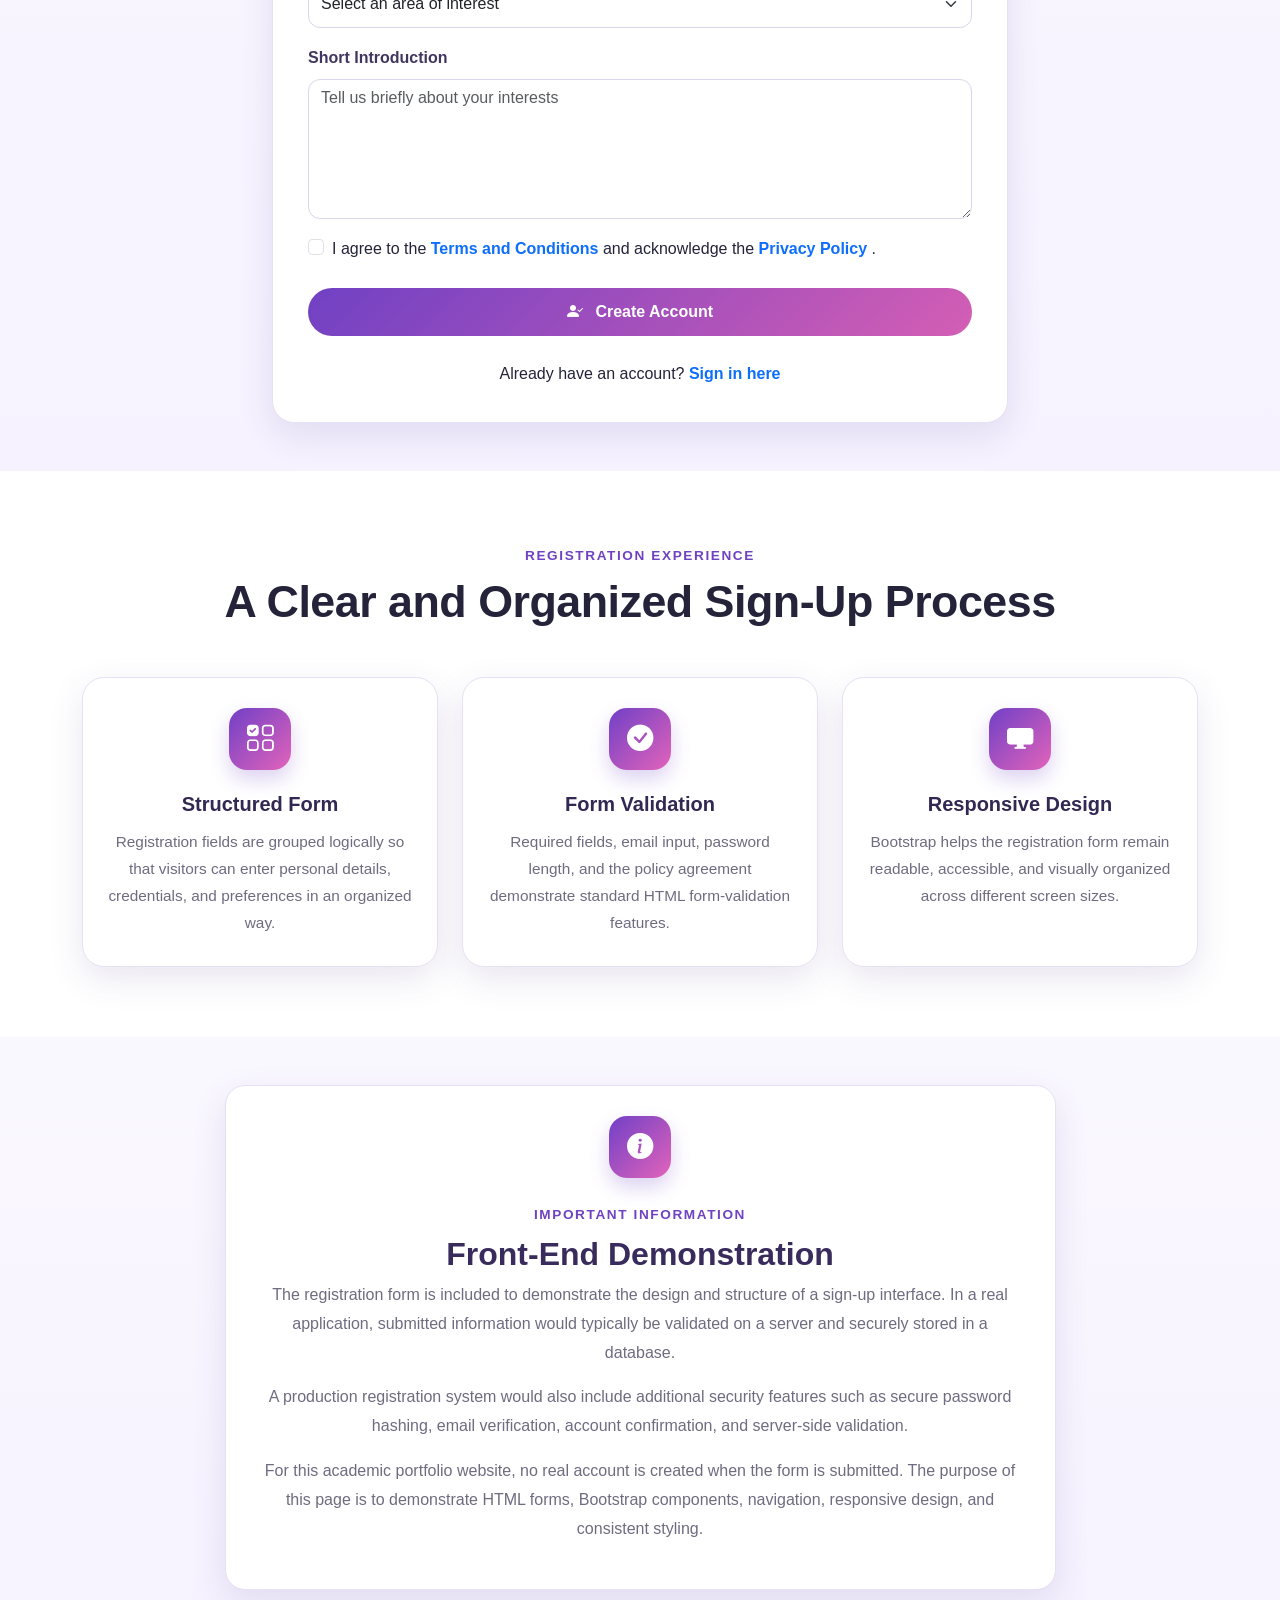
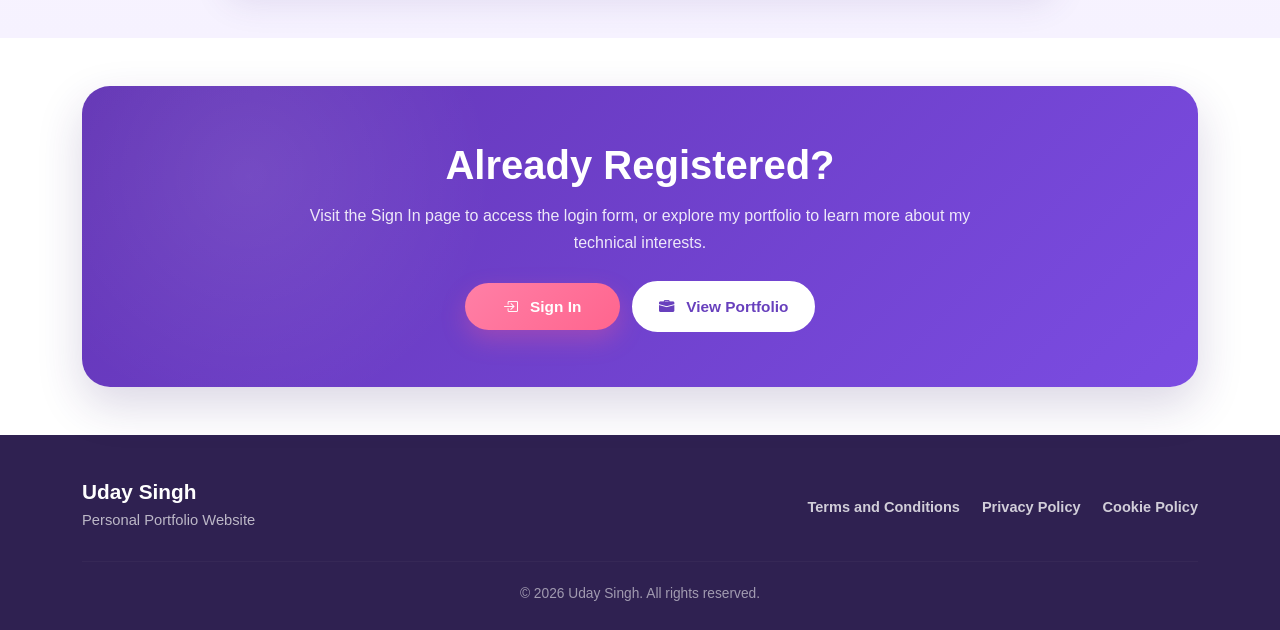
<file: signup.html>
<!-- Name: Uday Singh -->
<!-- Course: Database Systems [CS3600]-->
<!-- Lab Assignment 2: Personal Website using HTML, Bootstrap and CSS-->
<!-- Date: September 28, 2026-->
<!-- Submitted to: Mr. Hasan Rahman-->

<!DOCTYPE html>
<html lang="en">

<head>
    <meta charset="UTF-8">

    <meta
        name="viewport"
        content="width=device-width, initial-scale=1.0"
    >

    <meta
        name="description"
        content="Sign up page for Uday Singh's personal portfolio website."
    >

    <meta
        name="author"
        content="Uday Singh"
    >

    <title>Sign Up | Uday Singh</title>

    <!-- Bootstrap CSS -->
    <link
        href="https://cdn.jsdelivr.net/npm/bootstrap@5.3.3/dist/css/bootstrap.min.css"
        rel="stylesheet"
    >

    <!-- Bootstrap Icons -->
    <link
        rel="stylesheet"
        href="https://cdn.jsdelivr.net/npm/bootstrap-icons@1.11.3/font/bootstrap-icons.min.css"
    >

    <!-- Custom CSS -->
    <link
        rel="stylesheet"
        href="css/style.css"
    >
</head>


<body>

    <!-- =========================================================
         HEADER AND NAVIGATION
    ========================================================== -->
    <header>

        <nav class="navbar navbar-expand-lg navbar-dark custom-navbar">
            <div class="container">

                <a
                    class="navbar-brand fw-bold"
                    href="index.html"
                    aria-label="Uday Singh Home"
                >
                    US
                </a>

                <button
                    class="navbar-toggler"
                    type="button"
                    data-bs-toggle="collapse"
                    data-bs-target="#mainNavbar"
                    aria-controls="mainNavbar"
                    aria-expanded="false"
                    aria-label="Toggle navigation"
                >
                    <span class="navbar-toggler-icon"></span>
                </button>


                <div
                    class="collapse navbar-collapse"
                    id="mainNavbar"
                >

                    <ul class="navbar-nav ms-auto align-items-lg-center">

                        <li class="nav-item">
                            <a
                                class="nav-link"
                                href="index.html"
                            >
                                Home
                            </a>
                        </li>

                        <li class="nav-item">
                            <a
                                class="nav-link"
                                href="about.html"
                            >
                                About
                            </a>
                        </li>

                        <li class="nav-item">
                            <a
                                class="nav-link"
                                href="portfolio.html"
                            >
                                Portfolio
                            </a>
                        </li>

                        <li class="nav-item">
                            <a
                                class="nav-link"
                                href="contact.html"
                            >
                                Contact
                            </a>
                        </li>

                        <li class="nav-item">
                            <a
                                class="nav-link"
                                href="signin.html"
                            >
                                Sign In
                            </a>
                        </li>

                        <li class="nav-item ms-lg-2">
                            <a
                                class="btn signup-btn active"
                                aria-current="page"
                                href="signup.html"
                            >
                                Sign Up
                            </a>
                        </li>

                    </ul>

                </div>

            </div>
        </nav>

    </header>


    <!-- =========================================================
         MAIN CONTENT
    ========================================================== -->
    <main>

        <!-- =====================================================
             SIGN UP PAGE HERO
        ====================================================== -->
        <section class="page-hero">

            <div class="container">

                <span class="section-label text-white">
                    Join the Website
                </span>

                <h1>
                    Sign Up
                </h1>

                <p>
                    Complete the registration form below to demonstrate how a
                    modern account-creation page can be designed using HTML,
                    CSS, and Bootstrap.
                </p>

            </div>

        </section>


        <!-- =====================================================
             SIGN UP INTRODUCTION
        ====================================================== -->
        <section class="content-section">

            <div class="container">

                <div class="row justify-content-center">

                    <div class="col-lg-9 text-center">

                        <span class="section-label">
                            Create an Account
                        </span>

                        <h2 class="section-title">
                            Register Your Information
                        </h2>

                        <p class="section-description">
                            This sign-up page demonstrates how a registration form can
                            collect account information in a clear and organized way.
                            The form includes personal information, login credentials,
                            an interest selection, and agreement to website policies.
                        </p>

                        <p class="section-description">
                            Bootstrap is used to create a responsive layout so that the
                            registration form remains easy to use on desktop, tablet,
                            and mobile devices. HTML validation is also included for
                            required fields and password input.
                        </p>

                        <p class="section-description">
                            This portfolio website is a front-end academic project, so
                            the form demonstrates interface design only. No information
                            entered on this page is stored in a live database or used
                            to create a real account.
                        </p>

                    </div>

                </div>

            </div>

        </section>


        <!-- =====================================================
             REGISTRATION FORM
        ====================================================== -->
        <section class="interest-section py-5">

            <div class="container">

                <div class="row justify-content-center">

                    <div class="col-lg-8">

                        <div class="form-card">

                            <div class="text-center mb-4">

                                <div class="interest-icon mx-auto">
                                    <i class="bi bi-person-plus-fill"></i>
                                </div>

                                <span class="section-label">
                                    Registration
                                </span>

                                <h2 class="mb-2">
                                    Create Your Account
                                </h2>

                                <p class="mb-0">
                                    Please complete the fields below.
                                </p>

                            </div>


                            <form
                                action="#"
                                method="post"
                            >

                                <div class="row g-3">

                                    <!-- First Name -->
                                    <div class="col-md-6">

                                        <label
                                            for="firstName"
                                            class="form-label"
                                        >
                                            First Name
                                        </label>

                                        <input
                                            type="text"
                                            class="form-control"
                                            id="firstName"
                                            name="firstName"
                                            placeholder="Enter your first name"
                                            required
                                        >

                                    </div>


                                    <!-- Last Name -->
                                    <div class="col-md-6">

                                        <label
                                            for="lastName"
                                            class="form-label"
                                        >
                                            Last Name
                                        </label>

                                        <input
                                            type="text"
                                            class="form-control"
                                            id="lastName"
                                            name="lastName"
                                            placeholder="Enter your last name"
                                            required
                                        >

                                    </div>


                                    <!-- Email -->
                                    <div class="col-12">

                                        <label
                                            for="signupEmail"
                                            class="form-label"
                                        >
                                            Email Address
                                        </label>

                                        <div class="input-group">

                                            <span class="input-group-text">
                                                <i class="bi bi-envelope-fill"></i>
                                            </span>

                                            <input
                                                type="email"
                                                class="form-control"
                                                id="signupEmail"
                                                name="signupEmail"
                                                placeholder="Enter your email address"
                                                required
                                            >

                                        </div>

                                    </div>


                                    <!-- Password -->
                                    <div class="col-md-6">

                                        <label
                                            for="signupPassword"
                                            class="form-label"
                                        >
                                            Password
                                        </label>

                                        <div class="input-group">

                                            <span class="input-group-text">
                                                <i class="bi bi-lock-fill"></i>
                                            </span>

                                            <input
                                                type="password"
                                                class="form-control"
                                                id="signupPassword"
                                                name="signupPassword"
                                                placeholder="Create a password"
                                                minlength="6"
                                                required
                                            >

                                        </div>

                                    </div>


                                    <!-- Confirm Password -->
                                    <div class="col-md-6">

                                        <label
                                            for="confirmPassword"
                                            class="form-label"
                                        >
                                            Confirm Password
                                        </label>

                                        <div class="input-group">

                                            <span class="input-group-text">
                                                <i class="bi bi-shield-lock-fill"></i>
                                            </span>

                                            <input
                                                type="password"
                                                class="form-control"
                                                id="confirmPassword"
                                                name="confirmPassword"
                                                placeholder="Confirm your password"
                                                minlength="6"
                                                required
                                            >

                                        </div>

                                    </div>


                                    <!-- Primary Interest -->
                                    <div class="col-12">

                                        <label
                                            for="interest"
                                            class="form-label"
                                        >
                                            Primary Area of Interest
                                        </label>

                                        <select
                                            class="form-select"
                                            id="interest"
                                            name="interest"
                                            required
                                        >

                                            <option
                                                value=""
                                                selected
                                                disabled
                                            >
                                                Select an area of interest
                                            </option>

                                            <option value="software-development">
                                                Software Development
                                            </option>

                                            <option value="cybersecurity">
                                                Cybersecurity
                                            </option>

                                            <option value="database-systems">
                                                Database Systems
                                            </option>

                                            <option value="data-analysis">
                                                Data Analysis
                                            </option>

                                            <option value="machine-learning">
                                                Machine Learning
                                            </option>

                                            <option value="artificial-intelligence">
                                                Artificial Intelligence
                                            </option>

                                            <option value="web-development">
                                                Web Development
                                            </option>

                                            <option value="other">
                                                Other
                                            </option>

                                        </select>

                                    </div>


                                    <!-- Short Bio -->
                                    <div class="col-12">

                                        <label
                                            for="shortBio"
                                            class="form-label"
                                        >
                                            Short Introduction
                                        </label>

                                        <textarea
                                            class="form-control"
                                            id="shortBio"
                                            name="shortBio"
                                            rows="4"
                                            placeholder="Tell us briefly about your interests"
                                        ></textarea>

                                    </div>


                                    <!-- Terms Checkbox -->
                                    <div class="col-12 mt-3">

                                        <div class="form-check">

                                            <input
                                                class="form-check-input"
                                                type="checkbox"
                                                id="termsAgreement"
                                                name="termsAgreement"
                                                required
                                            >

                                            <label
                                                class="form-check-label"
                                                for="termsAgreement"
                                            >
                                                I agree to the
                                                <a
                                                    href="terms.html"
                                                    class="fw-semibold"
                                                >
                                                    Terms and Conditions
                                                </a>
                                                and acknowledge the
                                                <a
                                                    href="privacy.html"
                                                    class="fw-semibold"
                                                >
                                                    Privacy Policy
                                                </a>.
                                            </label>

                                        </div>

                                    </div>


                                    <!-- Create Account Button -->
                                    <div class="col-12 mt-4">

                                        <div class="d-grid">

                                            <button
                                                type="submit"
                                                class="btn form-submit-btn"
                                            >
                                                <i class="bi bi-person-check-fill me-2"></i>
                                                Create Account
                                            </button>

                                        </div>

                                    </div>


                                    <!-- Sign In Link -->
                                    <div class="col-12">

                                        <div class="text-center mt-2">

                                            <p class="mb-0">
                                                Already have an account?
                                                <a
                                                    href="signin.html"
                                                    class="fw-bold"
                                                >
                                                    Sign in here
                                                </a>
                                            </p>

                                        </div>

                                    </div>

                                </div>

                            </form>

                        </div>

                    </div>

                </div>

            </div>

        </section>


        <!-- =====================================================
             REGISTRATION FEATURES
        ====================================================== -->
        <section class="content-section">

            <div class="container">

                <div class="text-center mb-5">

                    <span class="section-label">
                        Registration Experience
                    </span>

                    <h2 class="section-title">
                        A Clear and Organized Sign-Up Process
                    </h2>

                </div>


                <div class="row g-4">

                    <!-- Structured Form -->
                    <div class="col-md-4">

                        <article class="interest-card h-100 text-center">

                            <div class="interest-icon mx-auto">
                                <i class="bi bi-ui-checks-grid"></i>
                            </div>

                            <h3>
                                Structured Form
                            </h3>

                            <p>
                                Registration fields are grouped logically so that visitors
                                can enter personal details, credentials, and preferences
                                in an organized way.
                            </p>

                        </article>

                    </div>


                    <!-- HTML Validation -->
                    <div class="col-md-4">

                        <article class="interest-card h-100 text-center">

                            <div class="interest-icon mx-auto">
                                <i class="bi bi-check-circle-fill"></i>
                            </div>

                            <h3>
                                Form Validation
                            </h3>

                            <p>
                                Required fields, email input, password length, and the
                                policy agreement demonstrate standard HTML form-validation
                                features.
                            </p>

                        </article>

                    </div>


                    <!-- Responsive Design -->
                    <div class="col-md-4">

                        <article class="interest-card h-100 text-center">

                            <div class="interest-icon mx-auto">
                                <i class="bi bi-display-fill"></i>
                            </div>

                            <h3>
                                Responsive Design
                            </h3>

                            <p>
                                Bootstrap helps the registration form remain readable,
                                accessible, and visually organized across different
                                screen sizes.
                            </p>

                        </article>

                    </div>

                </div>

            </div>

        </section>


        <!-- =====================================================
             ACCOUNT INFORMATION
        ====================================================== -->
        <section class="interest-section py-5">

            <div class="container">

                <div class="row justify-content-center">

                    <div class="col-lg-9">

                        <div class="content-card text-center">

                            <div class="interest-icon mx-auto">
                                <i class="bi bi-info-circle-fill"></i>
                            </div>

                            <span class="section-label">
                                Important Information
                            </span>

                            <h2>
                                Front-End Demonstration
                            </h2>

                            <p>
                                The registration form is included to demonstrate the
                                design and structure of a sign-up interface. In a real
                                application, submitted information would typically be
                                validated on a server and securely stored in a database.
                            </p>

                            <p>
                                A production registration system would also include
                                additional security features such as secure password
                                hashing, email verification, account confirmation, and
                                server-side validation.
                            </p>

                            <p>
                                For this academic portfolio website, no real account is
                                created when the form is submitted. The purpose of this
                                page is to demonstrate HTML forms, Bootstrap components,
                                navigation, responsive design, and consistent styling.
                            </p>

                        </div>

                    </div>

                </div>

            </div>

        </section>


        <!-- =====================================================
             CALL TO ACTION
        ====================================================== -->
        <section class="home-cta py-5">

            <div class="container">

                <div class="cta-box text-center">

                    <h2>
                        Already Registered?
                    </h2>

                    <p>
                        Visit the Sign In page to access the login form, or explore
                        my portfolio to learn more about my technical interests.
                    </p>

                    <div class="mt-4">

                        <a
                            href="signin.html"
                            class="btn hero-primary-btn"
                        >
                            <i class="bi bi-box-arrow-in-right me-2"></i>
                            Sign In
                        </a>

                        <a
                            href="portfolio.html"
                            class="btn hero-secondary-btn ms-sm-2"
                        >
                            <i class="bi bi-briefcase-fill me-2"></i>
                            View Portfolio
                        </a>

                    </div>

                </div>

            </div>

        </section>

    </main>


    <!-- =========================================================
         FOOTER
    ========================================================== -->
    <footer class="site-footer">

        <div class="container">

            <div class="row align-items-center gy-3">

                <div class="col-lg-5 text-center text-lg-start">

                    <h3 class="footer-name">
                        Uday Singh
                    </h3>

                    <p class="footer-description mb-0">
                        Personal Portfolio Website
                    </p>

                </div>


                <div class="col-lg-7">

                    <nav
                        class="footer-navigation"
                        aria-label="Footer navigation"
                    >

                        <ul class="footer-menu">

                            <li>
                                <a href="terms.html">
                                    Terms and Conditions
                                </a>
                            </li>

                            <li>
                                <a href="privacy.html">
                                    Privacy Policy
                                </a>
                            </li>

                            <li>
                                <a href="cookies.html">
                                    Cookie Policy
                                </a>
                            </li>

                        </ul>

                    </nav>

                </div>

            </div>


            <hr class="footer-divider">


            <div class="text-center">

                <p class="copyright mb-0">
                    &copy; 2026 Uday Singh. All rights reserved.
                </p>

            </div>

        </div>

    </footer>


    <!-- =========================================================
         BOOTSTRAP JAVASCRIPT
    ========================================================== -->
    <script
        src="https://cdn.jsdelivr.net/npm/bootstrap@5.3.3/dist/js/bootstrap.bundle.min.js"
    ></script>

</body>

</html>
</file>
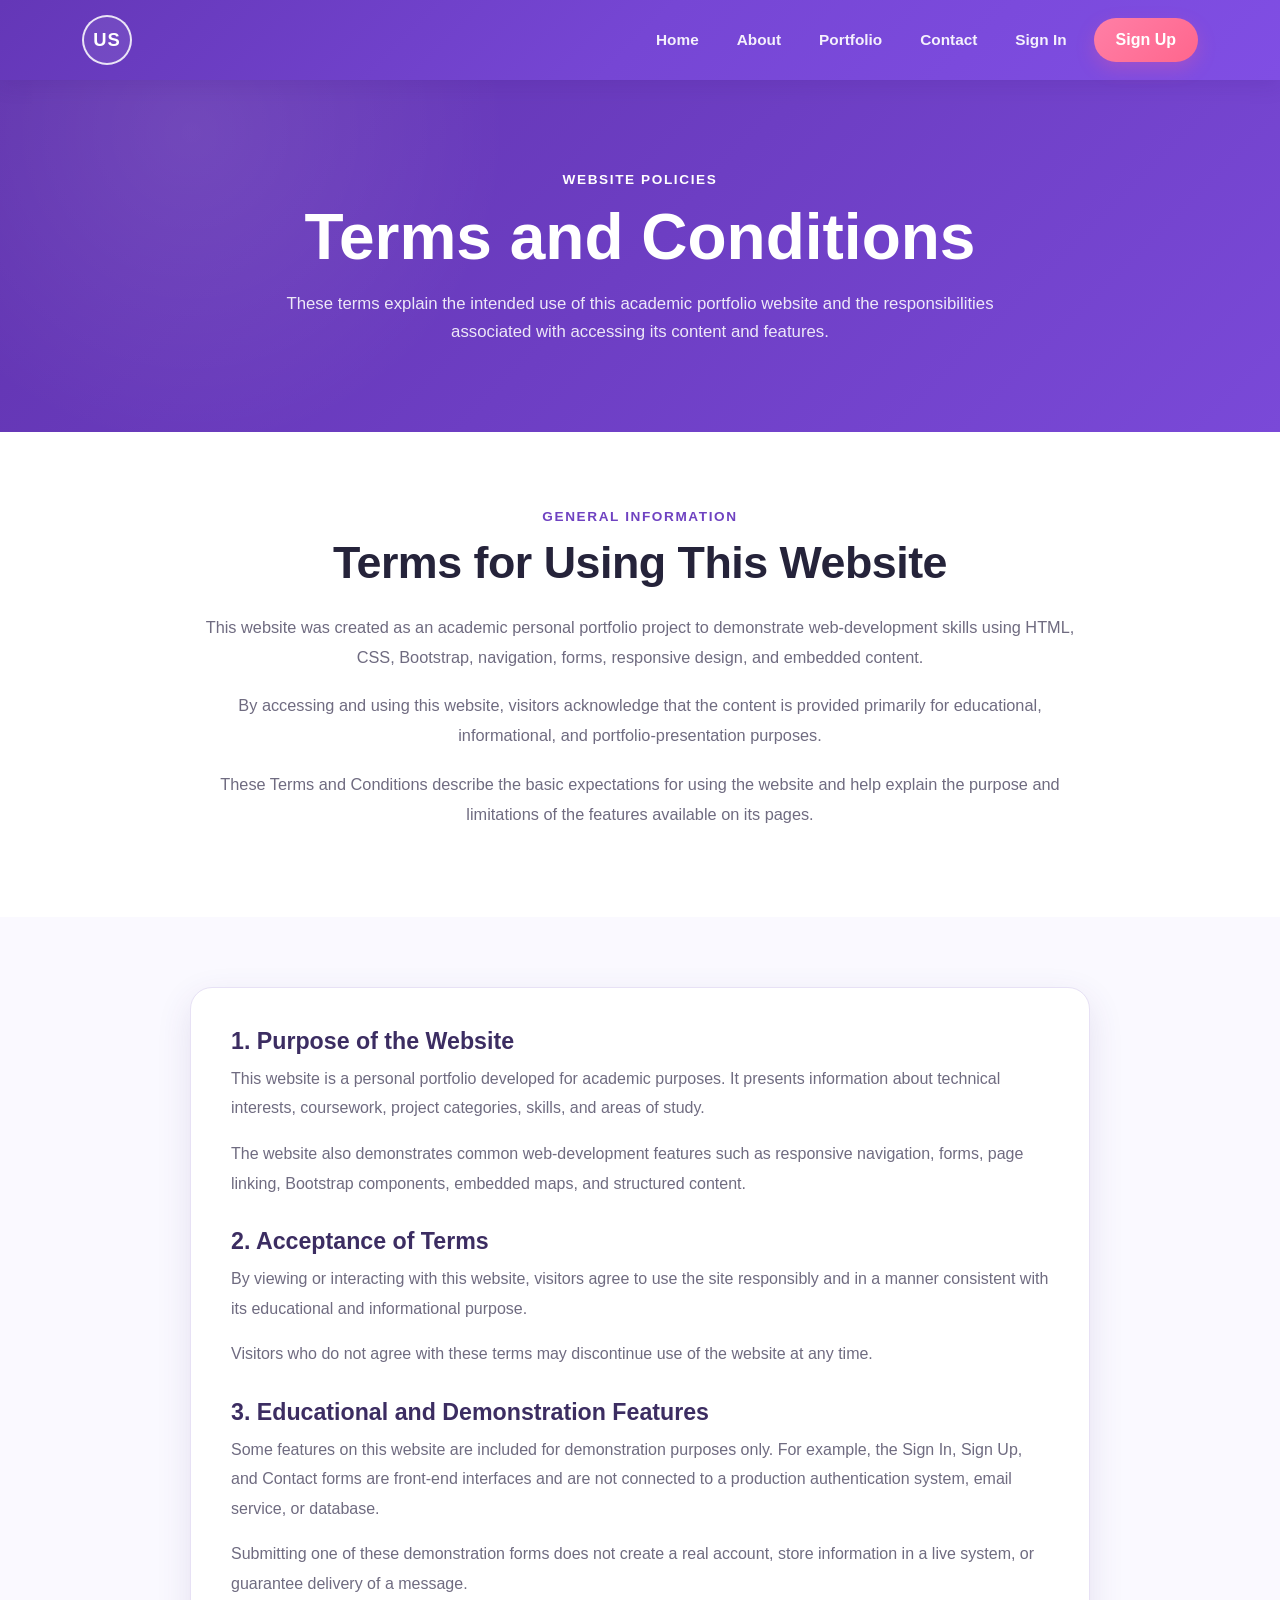
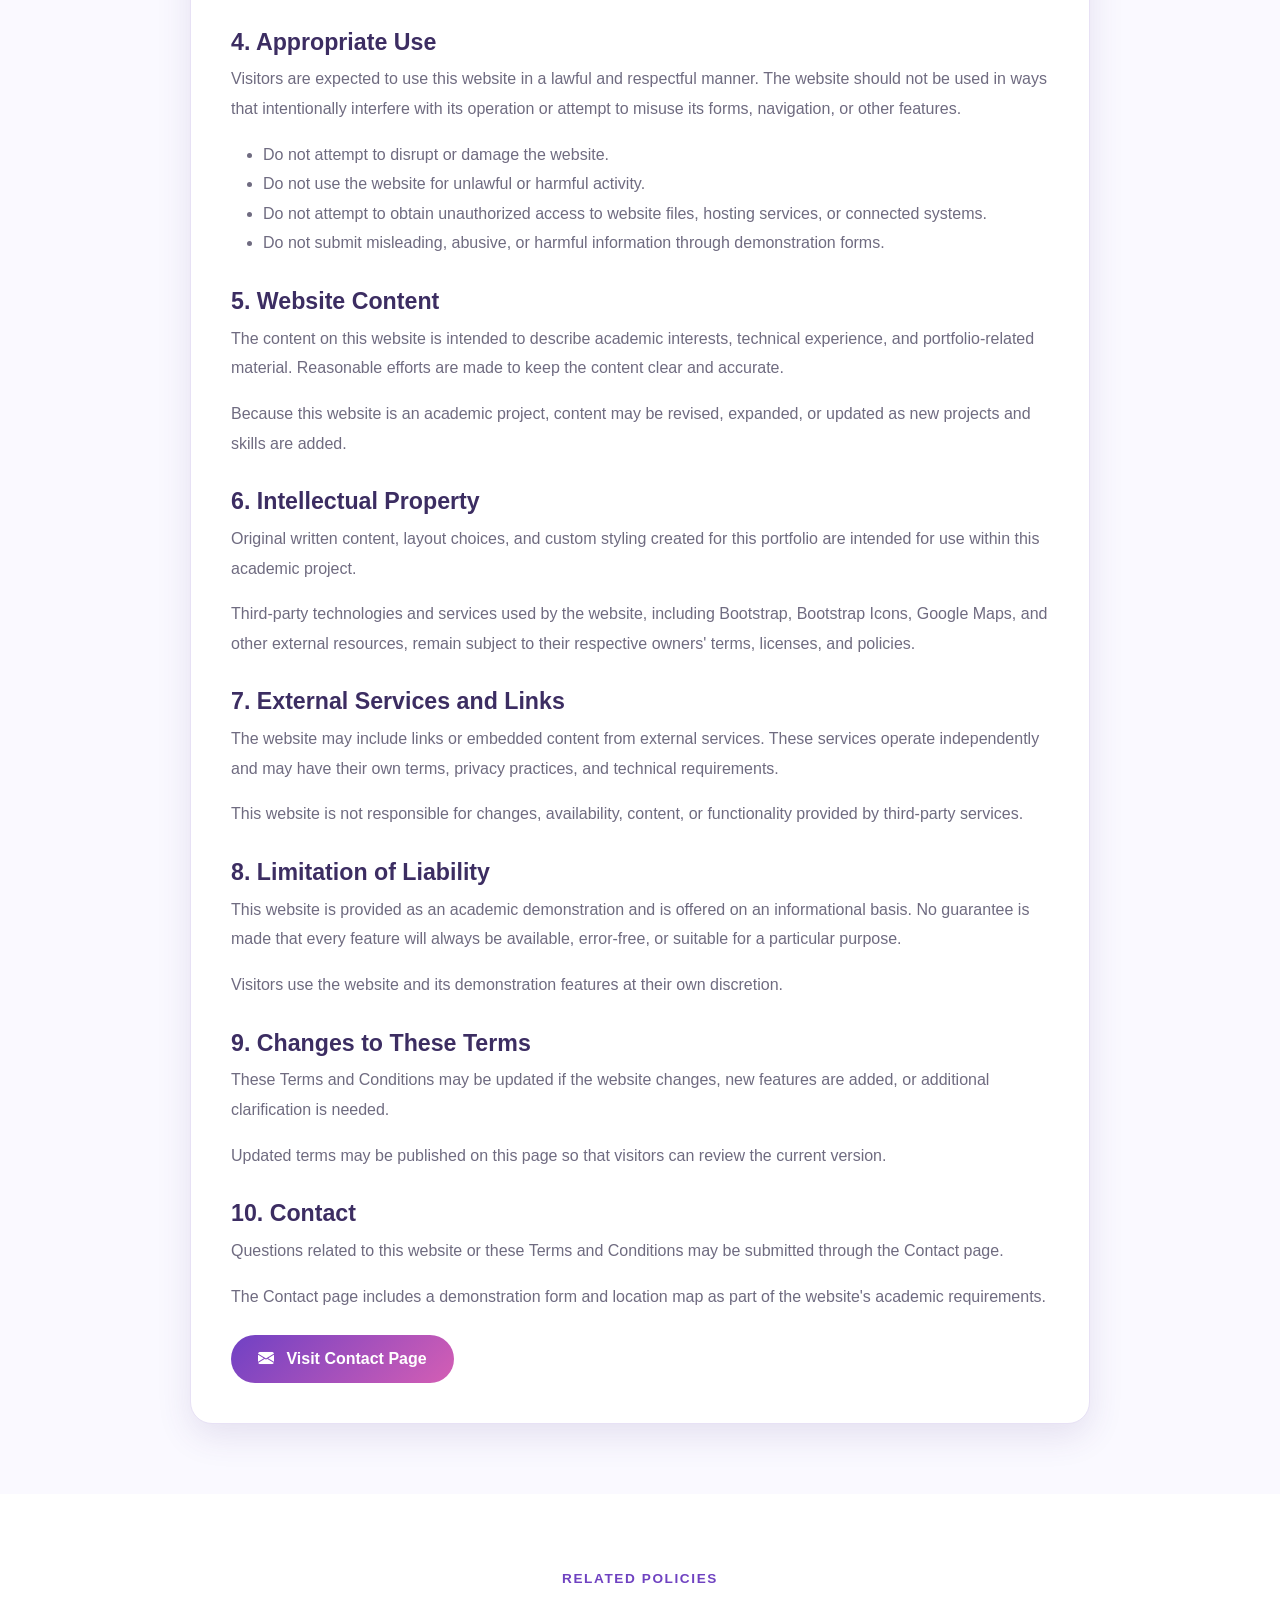
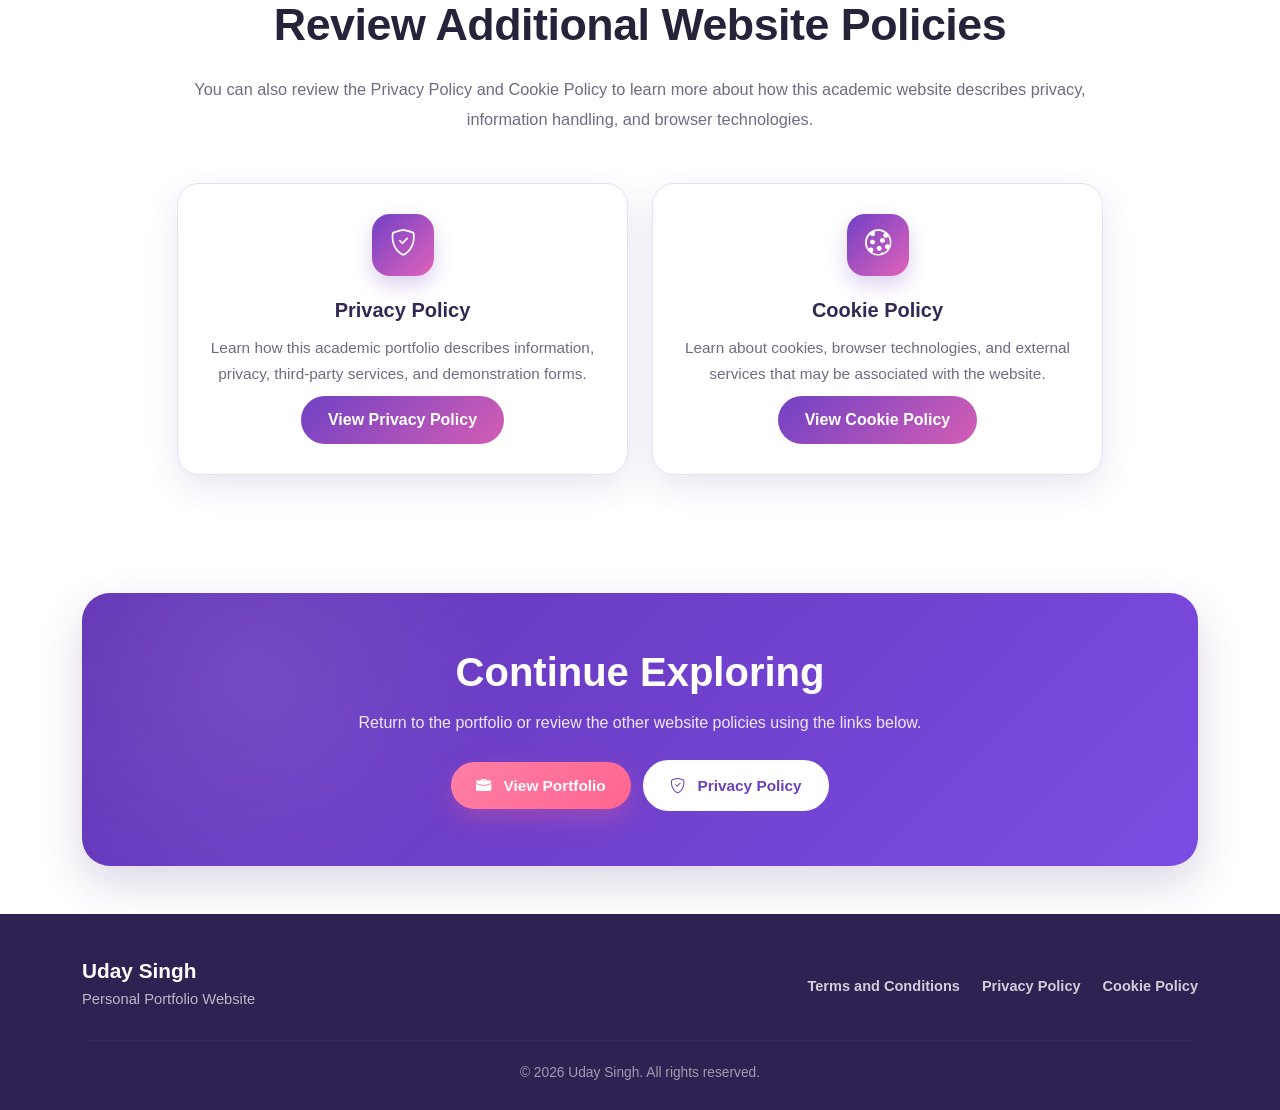
<file: terms.html>
<!-- Name: Uday Singh -->
<!-- Course: Database Systems [CS3600]-->
<!-- Lab Assignment 2: Personal Website using HTML, Bootstrap and CSS-->
<!-- Date: September 28, 2026-->
<!-- Submitted to: Mr. Hasan Rahman-->
 

<!DOCTYPE html>
<html lang="en">

<head>
    <meta charset="UTF-8">

    <meta
        name="viewport"
        content="width=device-width, initial-scale=1.0"
    >

    <meta
        name="description"
        content="Terms and Conditions for Uday Singh's personal portfolio website."
    >

    <meta
        name="author"
        content="Uday Singh"
    >

    <title>Terms and Conditions | Uday Singh</title>

    <!-- Bootstrap CSS -->
    <link
        href="https://cdn.jsdelivr.net/npm/bootstrap@5.3.3/dist/css/bootstrap.min.css"
        rel="stylesheet"
    >

    <!-- Bootstrap Icons -->
    <link
        rel="stylesheet"
        href="https://cdn.jsdelivr.net/npm/bootstrap-icons@1.11.3/font/bootstrap-icons.min.css"
    >

    <!-- Custom CSS -->
    <link
        rel="stylesheet"
        href="css/style.css"
    >
</head>


<body>

    <!-- =========================================================
         HEADER AND NAVIGATION
    ========================================================== -->
    <header>

        <nav class="navbar navbar-expand-lg navbar-dark custom-navbar">
            <div class="container">

                <a
                    class="navbar-brand fw-bold"
                    href="index.html"
                    aria-label="Uday Singh Home"
                >
                    US
                </a>

                <button
                    class="navbar-toggler"
                    type="button"
                    data-bs-toggle="collapse"
                    data-bs-target="#mainNavbar"
                    aria-controls="mainNavbar"
                    aria-expanded="false"
                    aria-label="Toggle navigation"
                >
                    <span class="navbar-toggler-icon"></span>
                </button>


                <div
                    class="collapse navbar-collapse"
                    id="mainNavbar"
                >

                    <ul class="navbar-nav ms-auto align-items-lg-center">

                        <li class="nav-item">
                            <a
                                class="nav-link"
                                href="index.html"
                            >
                                Home
                            </a>
                        </li>

                        <li class="nav-item">
                            <a
                                class="nav-link"
                                href="about.html"
                            >
                                About
                            </a>
                        </li>

                        <li class="nav-item">
                            <a
                                class="nav-link"
                                href="portfolio.html"
                            >
                                Portfolio
                            </a>
                        </li>

                        <li class="nav-item">
                            <a
                                class="nav-link"
                                href="contact.html"
                            >
                                Contact
                            </a>
                        </li>

                        <li class="nav-item">
                            <a
                                class="nav-link"
                                href="signin.html"
                            >
                                Sign In
                            </a>
                        </li>

                        <li class="nav-item ms-lg-2">
                            <a
                                class="btn signup-btn"
                                href="signup.html"
                            >
                                Sign Up
                            </a>
                        </li>

                    </ul>

                </div>

            </div>
        </nav>

    </header>


    <!-- =========================================================
         MAIN CONTENT
    ========================================================== -->
    <main>

        <!-- =====================================================
             TERMS PAGE HERO
        ====================================================== -->
        <section class="page-hero">

            <div class="container">

                <span class="section-label text-white">
                    Website Policies
                </span>

                <h1>
                    Terms and Conditions
                </h1>

                <p>
                    These terms explain the intended use of this academic
                    portfolio website and the responsibilities associated
                    with accessing its content and features.
                </p>

            </div>

        </section>


        <!-- =====================================================
             TERMS INTRODUCTION
        ====================================================== -->
        <section class="content-section">

            <div class="container">

                <div class="row justify-content-center">

                    <div class="col-lg-10 text-center">

                        <span class="section-label">
                            General Information
                        </span>

                        <h2 class="section-title">
                            Terms for Using This Website
                        </h2>

                        <p class="section-description">
                            This website was created as an academic personal portfolio
                            project to demonstrate web-development skills using HTML,
                            CSS, Bootstrap, navigation, forms, responsive design, and
                            embedded content.
                        </p>

                        <p class="section-description">
                            By accessing and using this website, visitors acknowledge
                            that the content is provided primarily for educational,
                            informational, and portfolio-presentation purposes.
                        </p>

                        <p class="section-description">
                            These Terms and Conditions describe the basic expectations
                            for using the website and help explain the purpose and
                            limitations of the features available on its pages.
                        </p>

                    </div>

                </div>

            </div>

        </section>


        <!-- =====================================================
             POLICY CONTENT
        ====================================================== -->
        <section class="policy-section">

            <div class="container">

                <article class="policy-content">

                    <!-- Section 1 -->
                    <h2>
                        1. Purpose of the Website
                    </h2>

                    <p>
                        This website is a personal portfolio developed for academic
                        purposes. It presents information about technical interests,
                        coursework, project categories, skills, and areas of study.
                    </p>

                    <p>
                        The website also demonstrates common web-development features
                        such as responsive navigation, forms, page linking, Bootstrap
                        components, embedded maps, and structured content.
                    </p>


                    <!-- Section 2 -->
                    <h2>
                        2. Acceptance of Terms
                    </h2>

                    <p>
                        By viewing or interacting with this website, visitors agree to
                        use the site responsibly and in a manner consistent with its
                        educational and informational purpose.
                    </p>

                    <p>
                        Visitors who do not agree with these terms may discontinue use
                        of the website at any time.
                    </p>


                    <!-- Section 3 -->
                    <h2>
                        3. Educational and Demonstration Features
                    </h2>

                    <p>
                        Some features on this website are included for demonstration
                        purposes only. For example, the Sign In, Sign Up, and Contact
                        forms are front-end interfaces and are not connected to a
                        production authentication system, email service, or database.
                    </p>

                    <p>
                        Submitting one of these demonstration forms does not create a
                        real account, store information in a live system, or guarantee
                        delivery of a message.
                    </p>


                    <!-- Section 4 -->
                    <h2>
                        4. Appropriate Use
                    </h2>

                    <p>
                        Visitors are expected to use this website in a lawful and
                        respectful manner. The website should not be used in ways that
                        intentionally interfere with its operation or attempt to misuse
                        its forms, navigation, or other features.
                    </p>

                    <ul>
                        <li>
                            Do not attempt to disrupt or damage the website.
                        </li>

                        <li>
                            Do not use the website for unlawful or harmful activity.
                        </li>

                        <li>
                            Do not attempt to obtain unauthorized access to website
                            files, hosting services, or connected systems.
                        </li>

                        <li>
                            Do not submit misleading, abusive, or harmful information
                            through demonstration forms.
                        </li>
                    </ul>


                    <!-- Section 5 -->
                    <h2>
                        5. Website Content
                    </h2>

                    <p>
                        The content on this website is intended to describe academic
                        interests, technical experience, and portfolio-related material.
                        Reasonable efforts are made to keep the content clear and
                        accurate.
                    </p>

                    <p>
                        Because this website is an academic project, content may be
                        revised, expanded, or updated as new projects and skills are
                        added.
                    </p>


                    <!-- Section 6 -->
                    <h2>
                        6. Intellectual Property
                    </h2>

                    <p>
                        Original written content, layout choices, and custom styling
                        created for this portfolio are intended for use within this
                        academic project.
                    </p>

                    <p>
                        Third-party technologies and services used by the website,
                        including Bootstrap, Bootstrap Icons, Google Maps, and other
                        external resources, remain subject to their respective owners'
                        terms, licenses, and policies.
                    </p>


                    <!-- Section 7 -->
                    <h2>
                        7. External Services and Links
                    </h2>

                    <p>
                        The website may include links or embedded content from external
                        services. These services operate independently and may have
                        their own terms, privacy practices, and technical requirements.
                    </p>

                    <p>
                        This website is not responsible for changes, availability,
                        content, or functionality provided by third-party services.
                    </p>


                    <!-- Section 8 -->
                    <h2>
                        8. Limitation of Liability
                    </h2>

                    <p>
                        This website is provided as an academic demonstration and is
                        offered on an informational basis. No guarantee is made that
                        every feature will always be available, error-free, or suitable
                        for a particular purpose.
                    </p>

                    <p>
                        Visitors use the website and its demonstration features at their
                        own discretion.
                    </p>


                    <!-- Section 9 -->
                    <h2>
                        9. Changes to These Terms
                    </h2>

                    <p>
                        These Terms and Conditions may be updated if the website changes,
                        new features are added, or additional clarification is needed.
                    </p>

                    <p>
                        Updated terms may be published on this page so that visitors can
                        review the current version.
                    </p>


                    <!-- Section 10 -->
                    <h2>
                        10. Contact
                    </h2>

                    <p>
                        Questions related to this website or these Terms and Conditions
                        may be submitted through the Contact page.
                    </p>

                    <p>
                        The Contact page includes a demonstration form and location map
                        as part of the website's academic requirements.
                    </p>


                    <div class="mt-4">

                        <a
                            href="contact.html"
                            class="btn form-submit-btn"
                        >
                            <i class="bi bi-envelope-fill me-2"></i>
                            Visit Contact Page
                        </a>

                    </div>

                </article>

            </div>

        </section>


        <!-- =====================================================
             POLICY LINKS
        ====================================================== -->
        <section class="content-section">

            <div class="container">

                <div class="text-center mb-5">

                    <span class="section-label">
                        Related Policies
                    </span>

                    <h2 class="section-title">
                        Review Additional Website Policies
                    </h2>

                    <p class="section-description">
                        You can also review the Privacy Policy and Cookie Policy to
                        learn more about how this academic website describes privacy,
                        information handling, and browser technologies.
                    </p>

                </div>


                <div class="row g-4 justify-content-center">

                    <div class="col-md-6 col-lg-5">

                        <article class="interest-card h-100 text-center">

                            <div class="interest-icon mx-auto">
                                <i class="bi bi-shield-check"></i>
                            </div>

                            <h3>
                                Privacy Policy
                            </h3>

                            <p>
                                Learn how this academic portfolio describes information,
                                privacy, third-party services, and demonstration forms.
                            </p>

                            <a
                                href="privacy.html"
                                class="btn form-submit-btn mt-2"
                            >
                                View Privacy Policy
                            </a>

                        </article>

                    </div>


                    <div class="col-md-6 col-lg-5">

                        <article class="interest-card h-100 text-center">

                            <div class="interest-icon mx-auto">
                                <i class="bi bi-cookie"></i>
                            </div>

                            <h3>
                                Cookie Policy
                            </h3>

                            <p>
                                Learn about cookies, browser technologies, and external
                                services that may be associated with the website.
                            </p>

                            <a
                                href="cookies.html"
                                class="btn form-submit-btn mt-2"
                            >
                                View Cookie Policy
                            </a>

                        </article>

                    </div>

                </div>

            </div>

        </section>


        <!-- =====================================================
             CALL TO ACTION
        ====================================================== -->
        <section class="home-cta py-5">

            <div class="container">

                <div class="cta-box text-center">

                    <h2>
                        Continue Exploring
                    </h2>

                    <p>
                        Return to the portfolio or review the other website policies
                        using the links below.
                    </p>

                    <div class="mt-4">

                        <a
                            href="portfolio.html"
                            class="btn hero-primary-btn"
                        >
                            <i class="bi bi-briefcase-fill me-2"></i>
                            View Portfolio
                        </a>

                        <a
                            href="privacy.html"
                            class="btn hero-secondary-btn ms-sm-2"
                        >
                            <i class="bi bi-shield-check me-2"></i>
                            Privacy Policy
                        </a>

                    </div>

                </div>

            </div>

        </section>

    </main>


    <!-- =========================================================
         FOOTER
    ========================================================== -->
    <footer class="site-footer">

        <div class="container">

            <div class="row align-items-center gy-3">

                <div class="col-lg-5 text-center text-lg-start">

                    <h3 class="footer-name">
                        Uday Singh
                    </h3>

                    <p class="footer-description mb-0">
                        Personal Portfolio Website
                    </p>

                </div>


                <div class="col-lg-7">

                    <nav
                        class="footer-navigation"
                        aria-label="Footer navigation"
                    >

                        <ul class="footer-menu">

                            <li>
                                <a
                                    href="terms.html"
                                    aria-current="page"
                                >
                                    Terms and Conditions
                                </a>
                            </li>

                            <li>
                                <a href="privacy.html">
                                    Privacy Policy
                                </a>
                            </li>

                            <li>
                                <a href="cookies.html">
                                    Cookie Policy
                                </a>
                            </li>

                        </ul>

                    </nav>

                </div>

            </div>


            <hr class="footer-divider">


            <div class="text-center">

                <p class="copyright mb-0">
                    &copy; 2026 Uday Singh. All rights reserved.
                </p>

            </div>

        </div>

    </footer>


    <!-- =========================================================
         BOOTSTRAP JAVASCRIPT
    ========================================================== -->
    <script
        src="https://cdn.jsdelivr.net/npm/bootstrap@5.3.3/dist/js/bootstrap.bundle.min.js"
    ></script>

</body>

</html>
</file>
<file: css/style.css>
/* 

Name: Uday Singh
Course: Database Systems [CS3600]
Date: September 28, 2026
Lab Assignment 2: Personal Website using HTML, Bootstrap and CSS
Submitted to: Mr. Hasan Rahman

*/


/* =========================================================
   GLOBAL STYLES
========================================================= */

:root {
    --primary-purple: #6f42c1;
    --secondary-purple: #7b4ce2;
    --dark-purple: #4d2a91;
    --light-purple: #efe8ff;

    --pink: #ff6f91;
    --light-pink: #ff9bb4;

    --white: #ffffff;
    --off-white: #faf9ff;

    --text-dark: #25233a;
    --text-muted: #6f6b80;

    --border-light: #e7e1f5;

    --shadow-soft: 0 12px 35px rgba(76, 47, 133, 0.12);
    --shadow-medium: 0 18px 45px rgba(55, 31, 110, 0.18);
}


/* =========================================================
   BASE
========================================================= */

* {
    box-sizing: border-box;
}

html {
    scroll-behavior: smooth;
}

body {
    margin: 0;
    padding: 0;
    font-family: "Segoe UI", Arial, Helvetica, sans-serif;
    background-color: var(--white);
    color: var(--text-dark);
    line-height: 1.7;
}

img {
    max-width: 100%;
    height: auto;
}

a {
    text-decoration: none;
}

section {
    position: relative;
}


/* =========================================================
   NAVIGATION BAR
========================================================= */

.custom-navbar {
    background: linear-gradient(
        135deg,
        #6437b7 0%,
        #7646d4 50%,
        #804ee4 100%
    );

    padding: 15px 0;
    position: relative;
    z-index: 1000;
    box-shadow: 0 4px 20px rgba(60, 30, 120, 0.15);
}


/* Logo */

.navbar-brand {
    width: 50px;
    height: 50px;

    display: flex;
    align-items: center;
    justify-content: center;

    border: 2px solid rgba(255, 255, 255, 0.85);
    border-radius: 50%;

    background: rgba(255, 255, 255, 0.08);

    color: var(--white) !important;
    font-size: 1.15rem;
    letter-spacing: 1px;

    transition: all 0.3s ease;
}

.navbar-brand:hover {
    transform: translateY(-2px) scale(1.04);
    background-color: rgba(255, 255, 255, 0.15);
}


/* Navigation links */

.navbar-nav .nav-link {
    color: rgba(255, 255, 255, 0.92);

    font-size: 0.96rem;
    font-weight: 600;

    margin: 0 4px;
    padding: 10px 15px !important;

    border-radius: 25px;

    transition: all 0.3s ease;
}

.navbar-nav .nav-link:hover {
    color: var(--white);
    background-color: rgba(255, 255, 255, 0.12);
    transform: translateY(-1px);
}


/* Active page */

.navbar-nav .nav-link.active {
    color: var(--white);

    background: linear-gradient(
        135deg,
        #df65c9,
        #ff789c
    );

    box-shadow: 0 6px 18px rgba(255, 98, 154, 0.28);
}


/* Sign Up button */

.signup-btn {
    background: linear-gradient(
        135deg,
        #ff7fa6,
        #ff668d
    );

    color: var(--white);

    border: none;
    border-radius: 25px;

    padding: 10px 22px;

    font-weight: 700;

    box-shadow: 0 7px 18px rgba(255, 98, 143, 0.26);

    transition: all 0.3s ease;
}

.signup-btn:hover {
    color: var(--white);

    background: linear-gradient(
        135deg,
        #ff6f91,
        #ea557d
    );

    transform: translateY(-2px);

    box-shadow: 0 10px 24px rgba(255, 98, 143, 0.32);
}


/* Mobile navbar button */

.navbar-toggler {
    border: 1px solid rgba(255, 255, 255, 0.45);
    box-shadow: none !important;
}


/* =========================================================
   HERO SECTION
========================================================= */

.hero-section {
    min-height: 680px;

    display: flex;
    align-items: center;

    color: var(--white);

    background:
        radial-gradient(
            circle at 15% 20%,
            rgba(255, 255, 255, 0.11),
            transparent 25%
        ),
        radial-gradient(
            circle at 85% 75%,
            rgba(255, 148, 189, 0.12),
            transparent 25%
        ),
        linear-gradient(
            135deg,
            #6335b5 0%,
            #7445d3 52%,
            #804ce3 100%
        );

    padding: 75px 0 85px;

    overflow: hidden;
}


/* Decorative shapes */

.hero-section::before {
    content: "";

    position: absolute;

    width: 460px;
    height: 460px;

    top: -210px;
    left: -150px;

    border-radius: 50%;

    background-color: rgba(255, 255, 255, 0.045);
}

.hero-section::after {
    content: "";

    position: absolute;

    width: 520px;
    height: 520px;

    right: -180px;
    bottom: -260px;

    border-radius: 50%;

    background-color: rgba(255, 255, 255, 0.04);
}

.min-vh-75 {
    min-height: 72vh;
}


/* Hero text */

.hero-text {
    position: relative;
    z-index: 5;
}

.hero-greeting {
    display: inline-block;

    margin-bottom: 10px;

    color: #ffd5e5;

    font-size: 1.1rem;
    font-weight: 700;

    letter-spacing: 0.3px;
}

.hero-title {
    margin-bottom: 12px;

    font-size: clamp(3.1rem, 6vw, 4.7rem);
    line-height: 1.05;
    font-weight: 800;

    letter-spacing: -1px;

    text-shadow: 0 5px 18px rgba(39, 18, 84, 0.18);
}

.hero-subtitle {
    margin-bottom: 22px;

    color: #f7ecff;

    font-size: clamp(1.35rem, 2.5vw, 1.9rem);
    line-height: 1.35;

    font-weight: 600;
}

.hero-description {
    max-width: 620px;

    margin-bottom: 15px;

    color: rgba(255, 255, 255, 0.9);

    font-size: 1.02rem;
    line-height: 1.8;
}


/* Hero buttons */

.hero-buttons {
    margin-top: 28px;
}

.hero-primary-btn,
.hero-secondary-btn {
    min-width: 155px;

    padding: 12px 25px;

    border-radius: 28px;

    font-size: 0.96rem;
    font-weight: 700;

    transition: all 0.3s ease;
}

.hero-primary-btn {
    color: var(--white);

    border: none;

    background: linear-gradient(
        135deg,
        #ff7fa6,
        #ff658e
    );

    box-shadow: 0 10px 24px rgba(255, 94, 145, 0.3);
}

.hero-primary-btn:hover {
    color: var(--white);

    transform: translateY(-3px);

    background: linear-gradient(
        135deg,
        #ff6f91,
        #e85880
    );

    box-shadow: 0 13px 28px rgba(255, 94, 145, 0.38);
}

.hero-secondary-btn {
    margin-left: 8px;

    color: #6840bd;

    border: 2px solid var(--white);

    background-color: var(--white);
}

.hero-secondary-btn:hover {
    color: var(--white);

    background-color: transparent;

    transform: translateY(-3px);
}


/* =========================================================
   HERO PROFILE / GRAPHIC AREA
========================================================= */

.hero-visual {
    position: relative;
    z-index: 5;
}

.profile-wrapper {
    width: 440px;
    height: 440px;

    max-width: 100%;

    margin: 0 auto;

    position: relative;
}


/* Profile circle */

.profile-circle {
    width: 255px;
    height: 255px;

    position: absolute;

    top: 92px;
    left: 50%;

    transform: translateX(-50%);

    display: flex;
    align-items: center;
    justify-content: center;

    border-radius: 50%;

    border: 10px solid rgba(255, 255, 255, 0.24);

    background: linear-gradient(
        145deg,
        #ff78a5,
        #dc62ce
    );

    box-shadow:
        0 20px 55px rgba(40, 17, 83, 0.27),
        inset 0 0 30px rgba(255, 255, 255, 0.13);

    overflow: hidden;

    z-index: 4;
}


/* Profile photograph */

.profile-image {
    width: 100%;
    height: 100%;

    display: block;

    object-fit: cover;
    object-position: center;

    border-radius: 50%;
}


/* Original initials styles retained for compatibility */

.profile-content {
    text-align: center;
}

.profile-initials {
    display: block;

    color: var(--white);

    font-size: 4.2rem;
    font-weight: 800;

    letter-spacing: 2px;

    line-height: 1;
}

.profile-label {
    display: block;

    margin-top: 8px;

    color: rgba(255, 255, 255, 0.9);

    font-size: 0.9rem;
    font-weight: 600;

    letter-spacing: 2px;
    text-transform: uppercase;
}


/* Decorative rings */

.profile-ring {
    position: absolute;

    border-radius: 50%;

    border: 1px solid rgba(255, 255, 255, 0.16);

    z-index: 1;
}

.profile-ring-one {
    width: 335px;
    height: 335px;

    top: 52px;
    left: 50%;

    transform: translateX(-50%);
}

.profile-ring-two {
    width: 395px;
    height: 395px;

    top: 22px;
    left: 50%;

    transform: translateX(-50%);

    border-color: rgba(255, 255, 255, 0.08);
}


/* Floating skill badges */

.skill-badge {
    position: absolute;
    z-index: 6;

    display: flex;
    align-items: center;
    gap: 7px;

    padding: 11px 17px;

    white-space: nowrap;

    color: #5c36ac;

    background-color: rgba(255, 255, 255, 0.96);

    border: 1px solid rgba(255, 255, 255, 0.9);
    border-radius: 30px;

    font-size: 0.9rem;
    font-weight: 700;

    box-shadow: 0 10px 28px rgba(44, 20, 95, 0.2);

    transition: all 0.3s ease;
}

.skill-badge:hover {
    transform: translateY(-4px);
}

.skill-badge i {
    color: #e566a7;
    font-size: 1rem;
}

.skill-one {
    top: 50px;
    left: 0;
}

.skill-two {
    top: 60px;
    right: 10px;
}

.skill-three {
    left: 5px;
    bottom: 55px;
}

.skill-four {
    right: 10px;
    bottom: 50px;
}


/* =========================================================
   GENERAL SECTION TYPOGRAPHY
========================================================= */

.section-label {
    display: inline-block;

    margin-bottom: 8px;

    color: var(--primary-purple);

    font-size: 0.85rem;
    font-weight: 800;

    letter-spacing: 1.6px;
    text-transform: uppercase;
}

.section-title {
    margin-bottom: 22px;

    color: var(--text-dark);

    font-size: clamp(2rem, 4vw, 2.8rem);
    font-weight: 800;

    letter-spacing: -0.5px;
}

.section-description {
    max-width: 900px;

    margin: 0 auto 18px;

    color: var(--text-muted);

    font-size: 1.02rem;
    line-height: 1.85;
}


/* =========================================================
   HOME INTRODUCTION
========================================================= */

.home-introduction {
    background-color: var(--white);
}


/* =========================================================
   INTEREST SECTION
========================================================= */

.interest-section {
    background: linear-gradient(
        180deg,
        #faf8ff,
        #f6f2ff
    );
}

.interest-card {
    padding: 30px 24px;

    background-color: var(--white);

    border: 1px solid var(--border-light);
    border-radius: 22px;

    box-shadow: var(--shadow-soft);

    transition: all 0.3s ease;
}

.interest-card:hover {
    transform: translateY(-8px);

    box-shadow: var(--shadow-medium);

    border-color: #d9cdf4;
}

.interest-icon {
    width: 62px;
    height: 62px;

    display: flex;
    align-items: center;
    justify-content: center;

    margin-bottom: 22px;

    border-radius: 18px;

    color: var(--white);

    background: linear-gradient(
        135deg,
        #7040c6,
        #e263ba
    );

    box-shadow: 0 9px 20px rgba(110, 64, 198, 0.24);

    font-size: 1.65rem;
}

.interest-card h3 {
    margin-bottom: 13px;

    color: #332853;

    font-size: 1.25rem;
    font-weight: 750;
}

.interest-card p {
    margin-bottom: 0;

    color: var(--text-muted);

    font-size: 0.96rem;
    line-height: 1.75;
}


/* =========================================================
   CALL-TO-ACTION SECTION
========================================================= */

.home-cta {
    background-color: var(--white);
}

.cta-box {
    padding: 55px 30px;

    color: var(--white);

    border-radius: 28px;

    background:
        radial-gradient(
            circle at 15% 30%,
            rgba(255, 255, 255, 0.09),
            transparent 25%
        ),
        linear-gradient(
            135deg,
            #6335b5,
            #7b4ce2
        );

    box-shadow: var(--shadow-medium);
}

.cta-box h2 {
    margin-bottom: 13px;

    font-size: clamp(1.8rem, 4vw, 2.5rem);
    font-weight: 800;
}

.cta-box p {
    max-width: 700px;

    margin: 0 auto;

    color: rgba(255, 255, 255, 0.88);

    font-size: 1rem;
}


/* =========================================================
   FOOTER
========================================================= */

.site-footer {
    padding: 45px 0 25px;

    color: rgba(255, 255, 255, 0.88);

    background-color: #2f2151;
}

.footer-name {
    margin-bottom: 3px;

    color: var(--white);

    font-size: 1.3rem;
    font-weight: 800;
}

.footer-description {
    color: rgba(255, 255, 255, 0.68);

    font-size: 0.92rem;
}

.footer-menu {
    display: flex;
    justify-content: flex-end;
    flex-wrap: wrap;

    gap: 22px;

    padding: 0;
    margin: 0;

    list-style: none;
}

.footer-menu a {
    color: rgba(255, 255, 255, 0.78);

    font-size: 0.91rem;
    font-weight: 600;

    transition: color 0.25s ease;
}

.footer-menu a:hover {
    color: #ff91b0;
}

.footer-divider {
    margin: 28px 0 20px;

    border-color: rgba(255, 255, 255, 0.13);
}

.copyright {
    color: rgba(255, 255, 255, 0.55);

    font-size: 0.86rem;
}


/* =========================================================
   COMMON PAGE HERO
   Useful for About, Portfolio, Contact, etc.
========================================================= */

.page-hero {
    padding: 85px 0;

    color: var(--white);

    background:
        radial-gradient(
            circle at 15% 15%,
            rgba(255, 255, 255, 0.09),
            transparent 28%
        ),
        linear-gradient(
            135deg,
            #6033ae,
            #7a49d8
        );

    text-align: center;
}

.page-hero h1 {
    margin-bottom: 14px;

    font-size: clamp(2.5rem, 5vw, 4rem);
    font-weight: 800;
}

.page-hero p {
    max-width: 760px;

    margin: 0 auto;

    color: rgba(255, 255, 255, 0.88);

    font-size: 1.05rem;
}


/* =========================================================
   COMMON CONTENT CARDS
========================================================= */

.content-section {
    padding: 70px 0;
}

.content-card {
    padding: 30px;

    background-color: var(--white);

    border: 1px solid var(--border-light);
    border-radius: 20px;

    box-shadow: var(--shadow-soft);
}

.content-card h2,
.content-card h3 {
    color: #392c5d;

    font-weight: 750;
}

.content-card p {
    color: var(--text-muted);

    line-height: 1.8;
}


/* =========================================================
   FORMS
   Useful for Contact, Sign In, and Sign Up pages
========================================================= */

.form-card {
    padding: 35px;

    background-color: var(--white);

    border: 1px solid var(--border-light);
    border-radius: 22px;

    box-shadow: var(--shadow-soft);
}

.form-label {
    color: #42365f;

    font-weight: 650;
}

.form-control,
.form-select {
    min-height: 48px;

    border: 1px solid #dcd4ec;
    border-radius: 12px;

    box-shadow: none !important;
}

.form-control:focus,
.form-select:focus {
    border-color: #8c68d8;

    box-shadow:
        0 0 0 0.2rem rgba(111, 66, 193, 0.12)
        !important;
}

textarea.form-control {
    min-height: 140px;
    resize: vertical;
}

.form-submit-btn {
    padding: 12px 27px;

    color: var(--white);

    border: none;
    border-radius: 25px;

    background: linear-gradient(
        135deg,
        #7041c4,
        #d45eb4
    );

    font-weight: 700;

    transition: all 0.3s ease;
}

.form-submit-btn:hover {
    color: var(--white);

    transform: translateY(-2px);

    box-shadow: 0 8px 20px rgba(110, 60, 185, 0.25);
}


/* =========================================================
   GOOGLE MAP
========================================================= */

.map-container {
    width: 100%;

    overflow: hidden;

    border-radius: 20px;

    box-shadow: var(--shadow-soft);
}

.map-container iframe {
    display: block;

    width: 100%;
    min-height: 400px;

    border: 0;
}


/* =========================================================
   PORTFOLIO CARDS
========================================================= */

.portfolio-card {
    height: 100%;

    overflow: hidden;

    background-color: var(--white);

    border: 1px solid var(--border-light);
    border-radius: 20px;

    box-shadow: var(--shadow-soft);

    transition: all 0.3s ease;
}

.portfolio-card:hover {
    transform: translateY(-7px);

    box-shadow: var(--shadow-medium);
}

.portfolio-card-body {
    padding: 27px;
}

.portfolio-card h3 {
    margin-bottom: 12px;

    color: #372957;

    font-size: 1.25rem;
    font-weight: 750;
}

.portfolio-card p {
    color: var(--text-muted);
}


/* =========================================================
   POLICY / LEGAL PAGES
========================================================= */

.policy-section {
    padding: 70px 0;

    background-color: var(--off-white);
}

.policy-content {
    max-width: 900px;

    margin: 0 auto;

    padding: 40px;

    background-color: var(--white);

    border: 1px solid var(--border-light);
    border-radius: 22px;

    box-shadow: var(--shadow-soft);
}

.policy-content h2 {
    margin-top: 30px;

    color: #3c2d62;

    font-size: 1.45rem;
    font-weight: 750;
}

.policy-content h2:first-child {
    margin-top: 0;
}

.policy-content p,
.policy-content li {
    color: var(--text-muted);

    line-height: 1.85;
}


/* =========================================================
   RESPONSIVE DESIGN
========================================================= */

@media (max-width: 1199px) {

    .profile-wrapper {
        width: 400px;
        height: 400px;
    }

    .profile-circle {
        width: 235px;
        height: 235px;

        top: 82px;
    }

    .profile-ring-one {
        width: 315px;
        height: 315px;
    }

    .profile-ring-two {
        width: 370px;
        height: 370px;
    }
}


@media (max-width: 991px) {

    .custom-navbar {
        padding: 12px 0;
    }

    .navbar-collapse {
        margin-top: 15px;

        padding: 15px;

        background-color: rgba(55, 28, 111, 0.45);

        border-radius: 18px;
    }

    .navbar-nav .nav-link {
        margin: 3px 0;
    }

    .signup-btn {
        display: inline-block;

        margin-top: 7px;
    }

    .hero-section {
        padding: 65px 0 80px;

        text-align: center;
    }

    .hero-text {
        margin-bottom: 50px;
    }

    .hero-description {
        margin-left: auto;
        margin-right: auto;
    }

    .hero-buttons {
        display: flex;
        justify-content: center;
        flex-wrap: wrap;
        gap: 10px;
    }

    .hero-secondary-btn {
        margin-left: 0;
    }

    .profile-wrapper {
        width: 390px;
        height: 390px;
    }

    .profile-circle {
        width: 225px;
        height: 225px;

        top: 80px;
    }

    .profile-ring-one {
        width: 300px;
        height: 300px;

        top: 42px;
    }

    .profile-ring-two {
        width: 350px;
        height: 350px;
    }

    .footer-menu {
        justify-content: center;
    }
}


@media (max-width: 767px) {

    .hero-title {
        font-size: 3rem;
    }

    .hero-subtitle {
        font-size: 1.4rem;
    }

    .hero-description {
        font-size: 0.96rem;
    }

    .profile-wrapper {
        width: 330px;
        height: 360px;
    }

    .profile-circle {
        width: 200px;
        height: 200px;

        top: 80px;
    }

    .profile-initials {
        font-size: 3.4rem;
    }

    .profile-ring-one {
        width: 265px;
        height: 265px;

        top: 48px;
    }

    .profile-ring-two {
        width: 310px;
        height: 310px;

        top: 25px;
    }

    .skill-badge {
        padding: 9px 13px;

        font-size: 0.78rem;
    }

    .skill-one {
        top: 45px;
        left: 0;
    }

    .skill-two {
        top: 48px;
        right: 0;
    }

    .skill-three {
        bottom: 35px;
        left: 0;
    }

    .skill-four {
        bottom: 35px;
        right: 0;
    }

    .cta-box {
        padding: 45px 20px;
    }

    .content-card,
    .form-card,
    .policy-content {
        padding: 28px 22px;
    }
}


@media (max-width: 575px) {

    .navbar-brand {
        width: 45px;
        height: 45px;

        font-size: 1rem;
    }

    .hero-section {
        padding-top: 55px;
    }

    .hero-title {
        font-size: 2.65rem;
    }

    .hero-greeting {
        font-size: 1rem;
    }

    .hero-primary-btn,
    .hero-secondary-btn {
        width: 100%;

        max-width: 260px;
    }

    .profile-wrapper {
        width: 290px;
        height: 340px;
    }

    .profile-circle {
        width: 180px;
        height: 180px;

        top: 82px;
    }

    .profile-initials {
        font-size: 3rem;
    }

    .profile-ring-one {
        width: 235px;
        height: 235px;

        top: 54px;
    }

    .profile-ring-two {
        width: 275px;
        height: 275px;

        top: 34px;
    }

    .skill-badge {
        font-size: 0.7rem;

        padding: 8px 10px;
    }

    .skill-one {
        top: 35px;
    }

    .skill-two {
        top: 42px;
    }

    .skill-three {
        bottom: 30px;
    }

    .skill-four {
        bottom: 30px;
    }

    .section-title {
        font-size: 1.9rem;
    }

    .section-description {
        font-size: 0.96rem;
    }

    .footer-menu {
        flex-direction: column;
        align-items: center;

        gap: 10px;
    }
}
</file>
